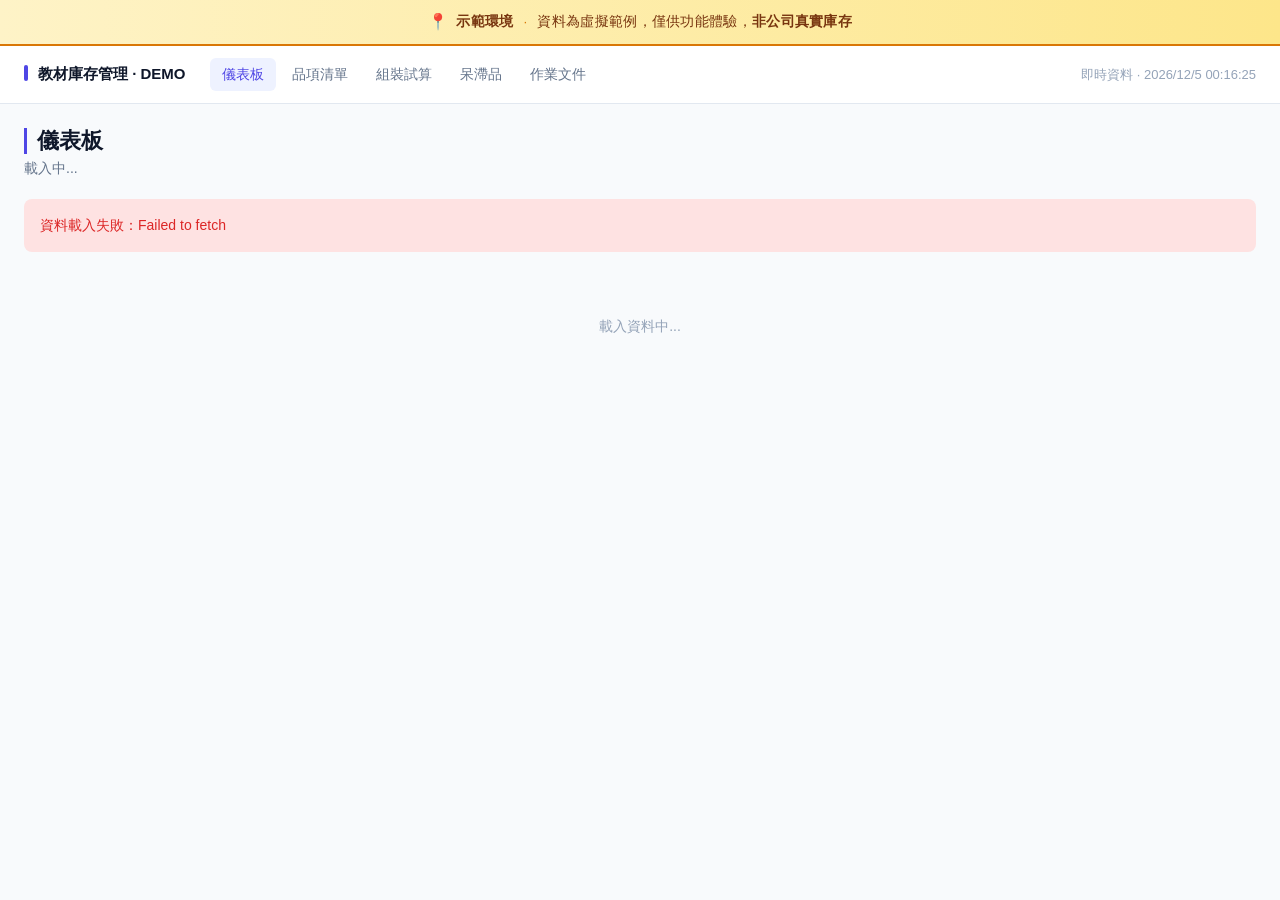
<file: index.html>
<!DOCTYPE html>
<html lang="zh-TW">
<head>
<meta charset="UTF-8">
<meta name="viewport" content="width=device-width, initial-scale=1">
<title>教材庫存管理 · 儀表板</title>
<link rel="stylesheet" href="assets/style.css">
</head>
<body>
<div id="nav-container"></div>
<div class="container">
  <div class="page-title">儀表板</div>
  <div class="page-subtitle" id="page-subtitle">載入中...</div>
  <div id="main"><div class="loading">載入資料中...</div></div>
</div>
<script src="assets/config.js"></script>
<script src="assets/app.js"></script>
<script src="assets/dashboard.js"></script>
</body>
</html>
</file>
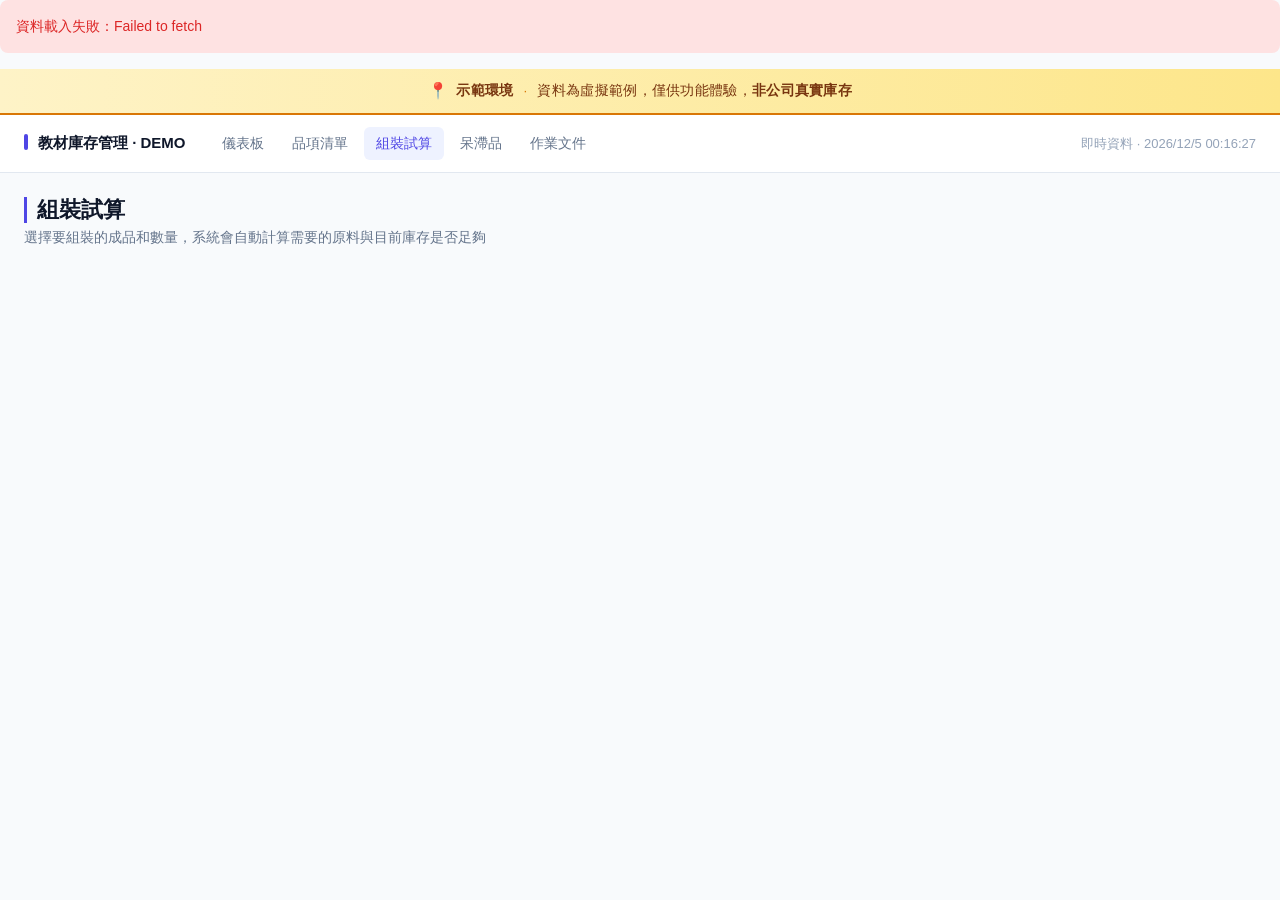
<file: calculator.html>
<!DOCTYPE html>
<html lang="zh-TW">
<head>
<meta charset="UTF-8">
<meta name="viewport" content="width=device-width, initial-scale=1">
<title>教材庫存管理 · 組裝試算</title>
<link rel="stylesheet" href="assets/style.css">
</head>
<body>
<div id="nav-container"></div>
<div class="container">
  <div class="page-title">組裝試算</div>
  <div class="page-subtitle">選擇要組裝的成品和數量，系統會自動計算需要的原料與目前庫存是否足夠</div>
  <div id="form"></div>
  <div id="result"></div>
</div>
<script src="assets/config.js"></script>
<script src="assets/app.js"></script>
<script src="assets/calculator.js"></script>
</body>
</html>
</file>
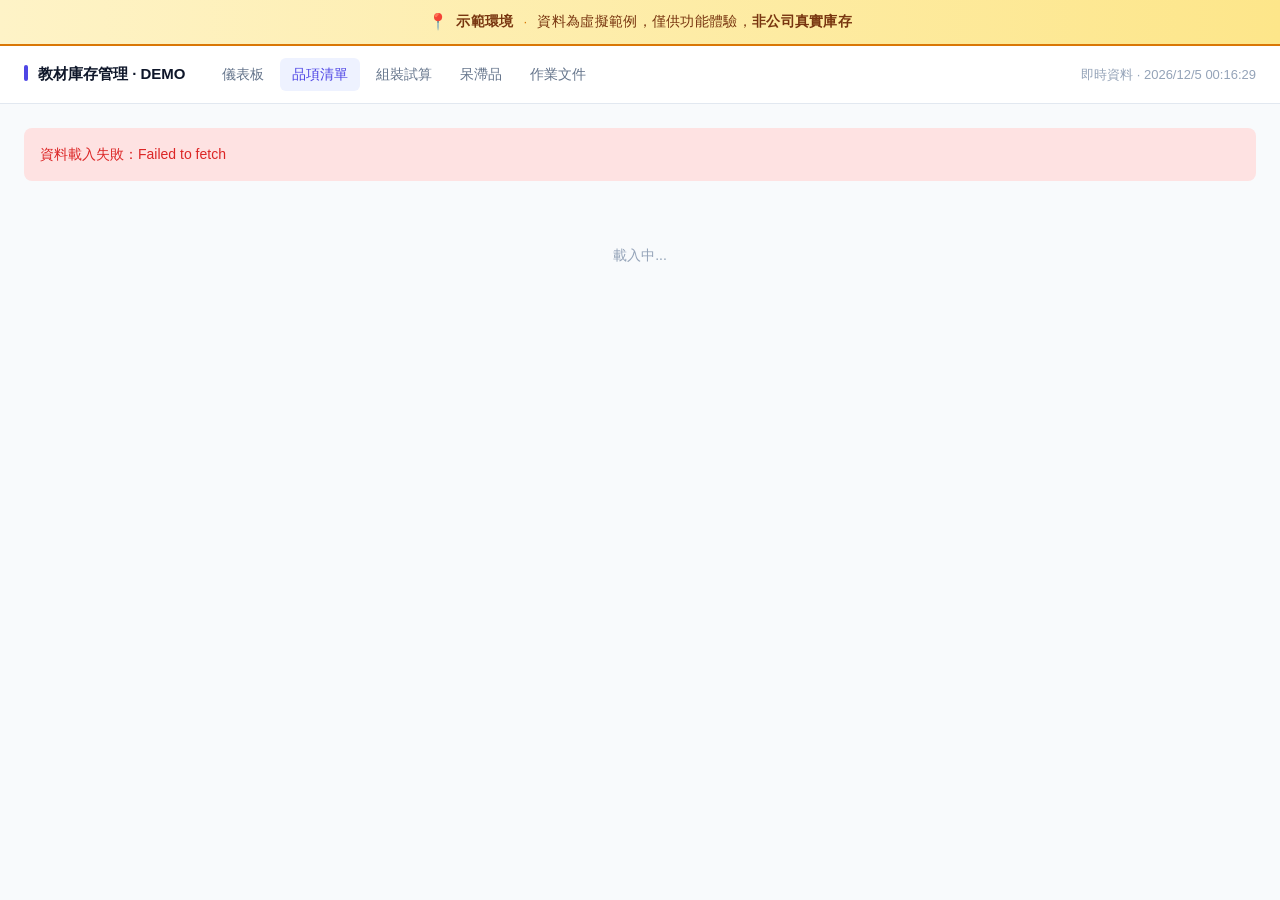
<file: detail.html>
<!DOCTYPE html>
<html lang="zh-TW">
<head>
<meta charset="UTF-8">
<meta name="viewport" content="width=device-width, initial-scale=1">
<title>教材庫存管理 · 品項詳情</title>
<link rel="stylesheet" href="assets/style.css">
</head>
<body>
<div id="nav-container"></div>
<div class="container">
  <div id="main"><div class="loading">載入中...</div></div>
</div>
<script src="assets/config.js"></script>
<script src="assets/app.js"></script>
<script src="assets/detail.js"></script>
</body>
</html>
</file>
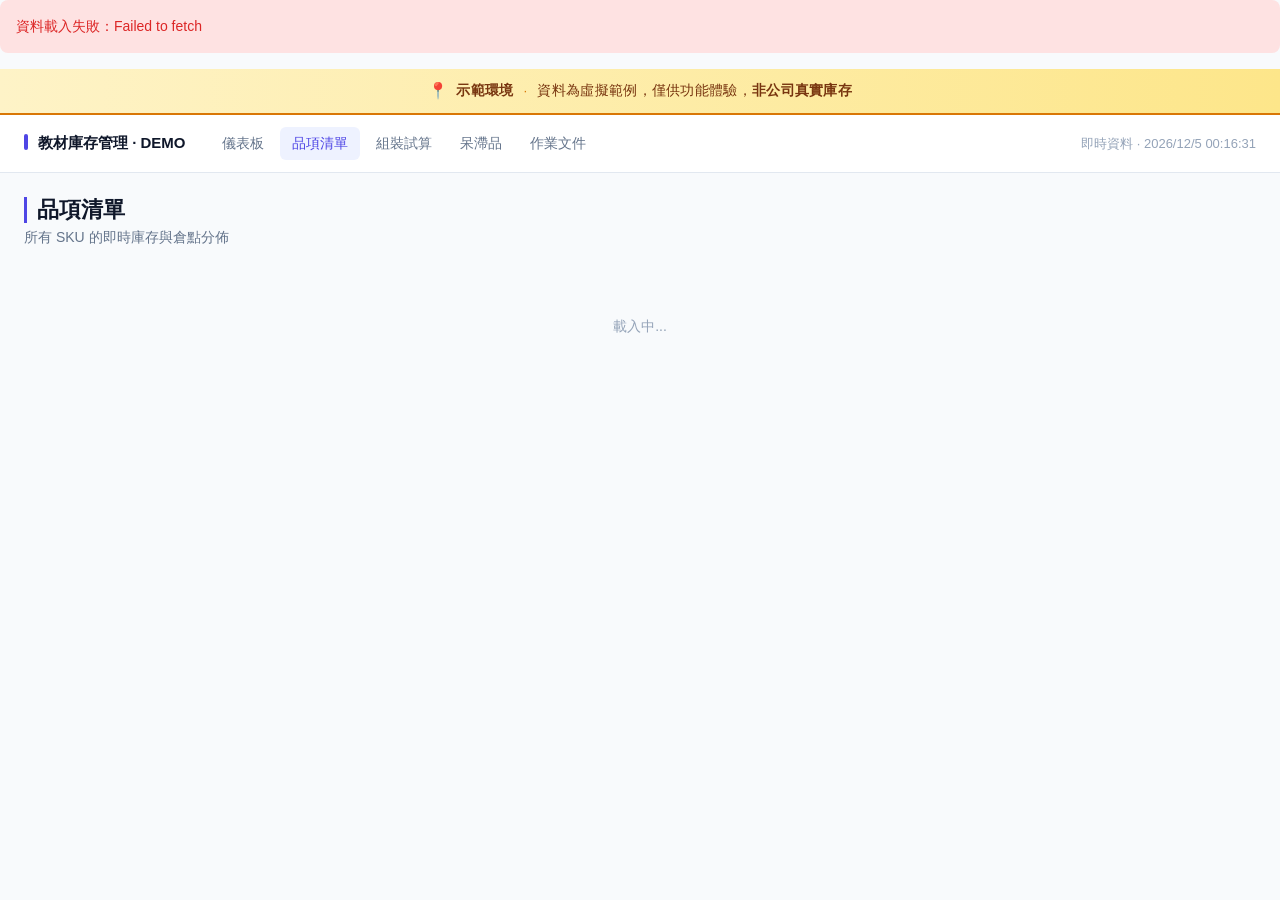
<file: items.html>
<!DOCTYPE html>
<html lang="zh-TW">
<head>
<meta charset="UTF-8">
<meta name="viewport" content="width=device-width, initial-scale=1">
<title>教材庫存管理 · 品項清單</title>
<link rel="stylesheet" href="assets/style.css">
</head>
<body>
<div id="nav-container"></div>
<div class="container">
  <div class="page-title">品項清單</div>
  <div class="page-subtitle">所有 SKU 的即時庫存與倉點分佈</div>
  <div id="filters"></div>
  <div id="results"><div class="loading">載入中...</div></div>
</div>
<script src="assets/config.js"></script>
<script src="assets/app.js"></script>
<script src="assets/items.js"></script>
</body>
</html>
</file>
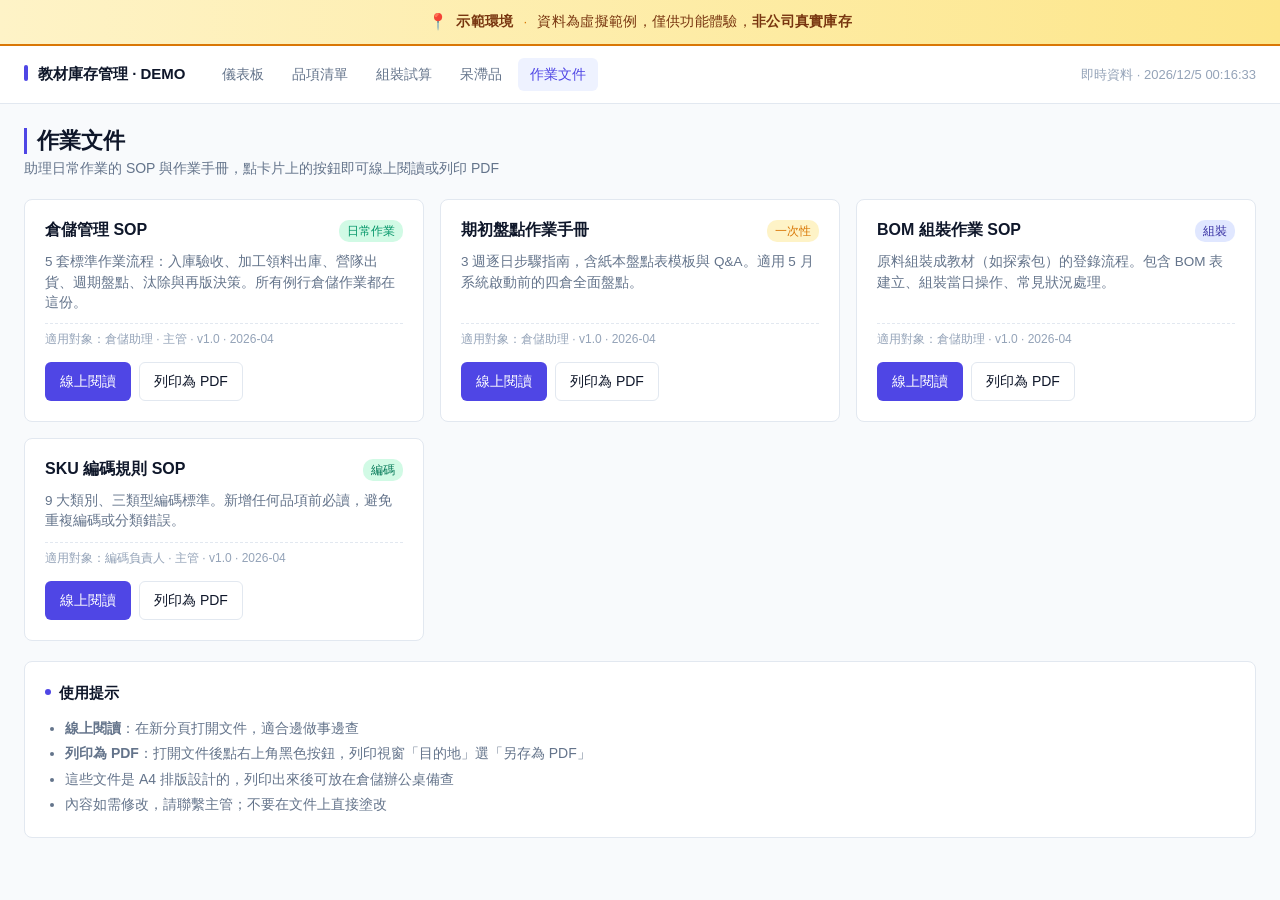
<file: manuals.html>
<!DOCTYPE html>
<html lang="zh-TW">
<head>
<meta charset="UTF-8">
<meta name="viewport" content="width=device-width, initial-scale=1">
<title>教材庫存管理 · 作業文件</title>
<link rel="stylesheet" href="assets/style.css">
</head>
<body>
<div id="nav-container"></div>
<div class="container">
  <div class="page-title">作業文件</div>
  <div class="page-subtitle">助理日常作業的 SOP 與作業手冊，點卡片上的按鈕即可線上閱讀或列印 PDF</div>
  <div id="main"></div>
</div>
<script src="assets/config.js"></script>
<script src="assets/app.js"></script>
<script src="assets/manuals.js"></script>
</body>
</html>
</file>
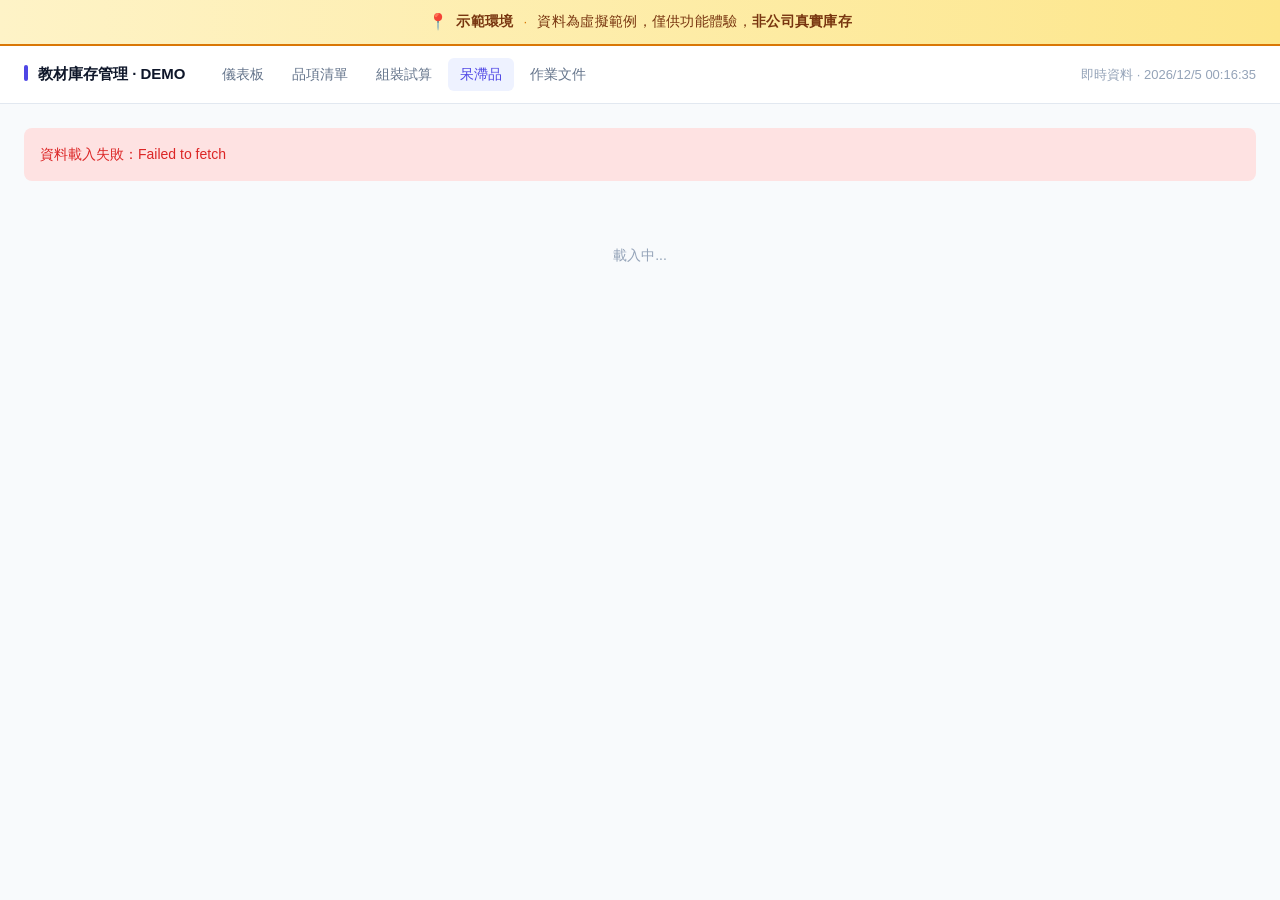
<file: stale.html>
<!DOCTYPE html>
<html lang="zh-TW">
<head>
<meta charset="UTF-8">
<meta name="viewport" content="width=device-width, initial-scale=1">
<title>教材庫存管理 · 呆滯品</title>
<link rel="stylesheet" href="assets/style.css">
</head>
<body>
<div id="nav-container"></div>
<div class="container">
  <div id="main"><div class="loading">載入中...</div></div>
</div>
<script src="assets/config.js"></script>
<script src="assets/app.js"></script>
<script src="assets/stale.js"></script>
</body>
</html>
</file>
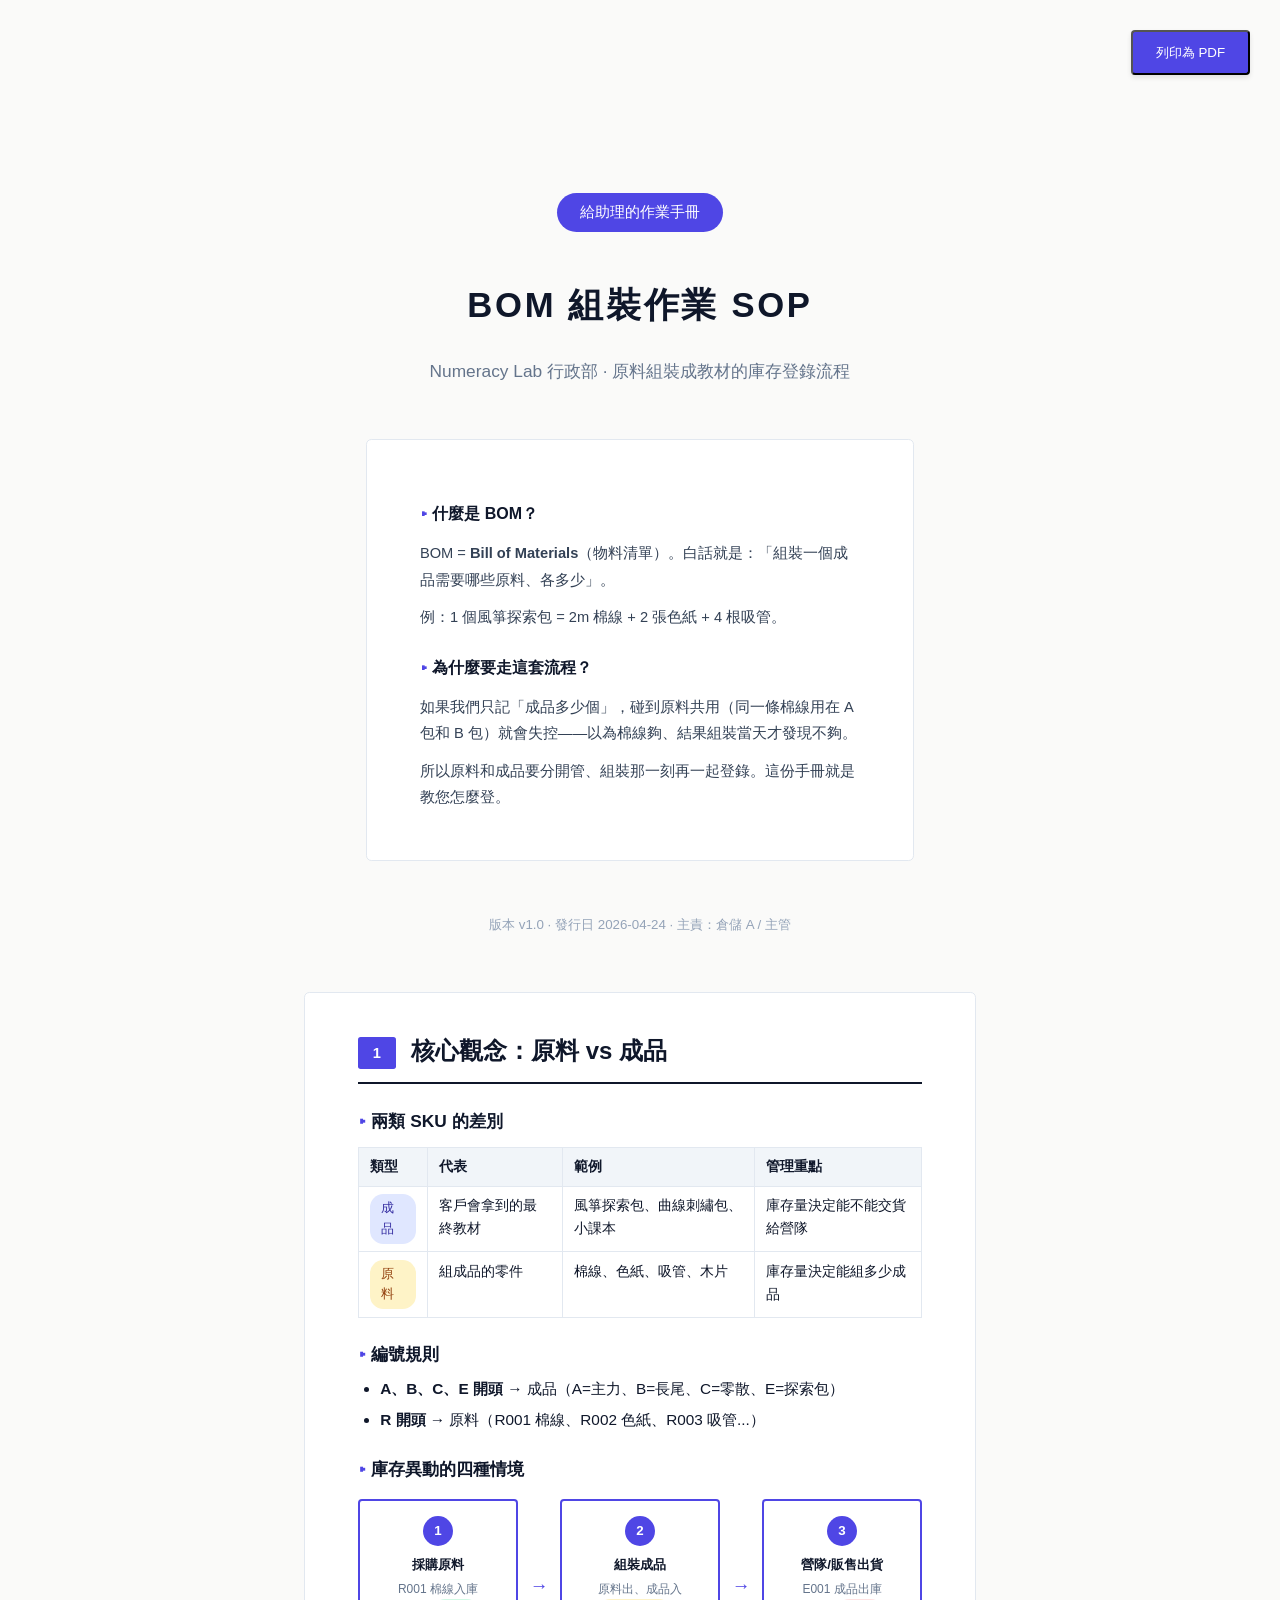
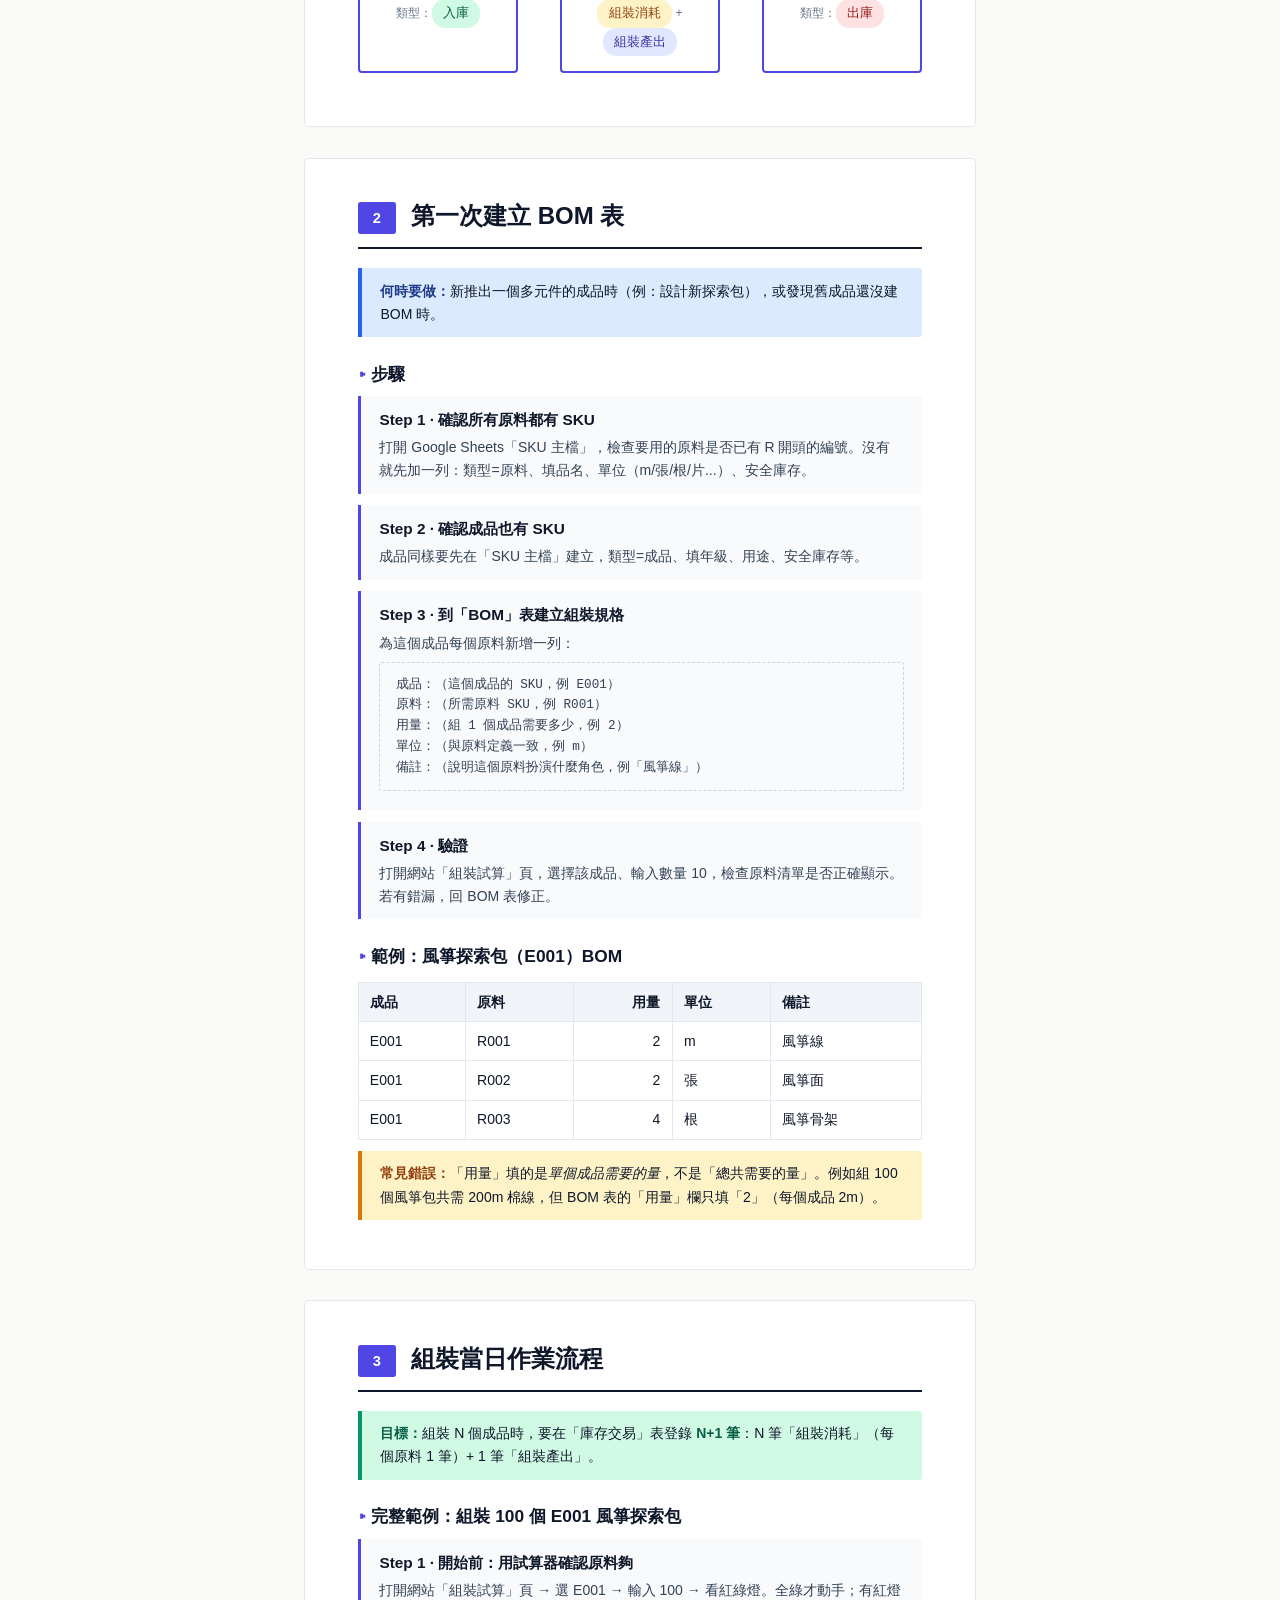
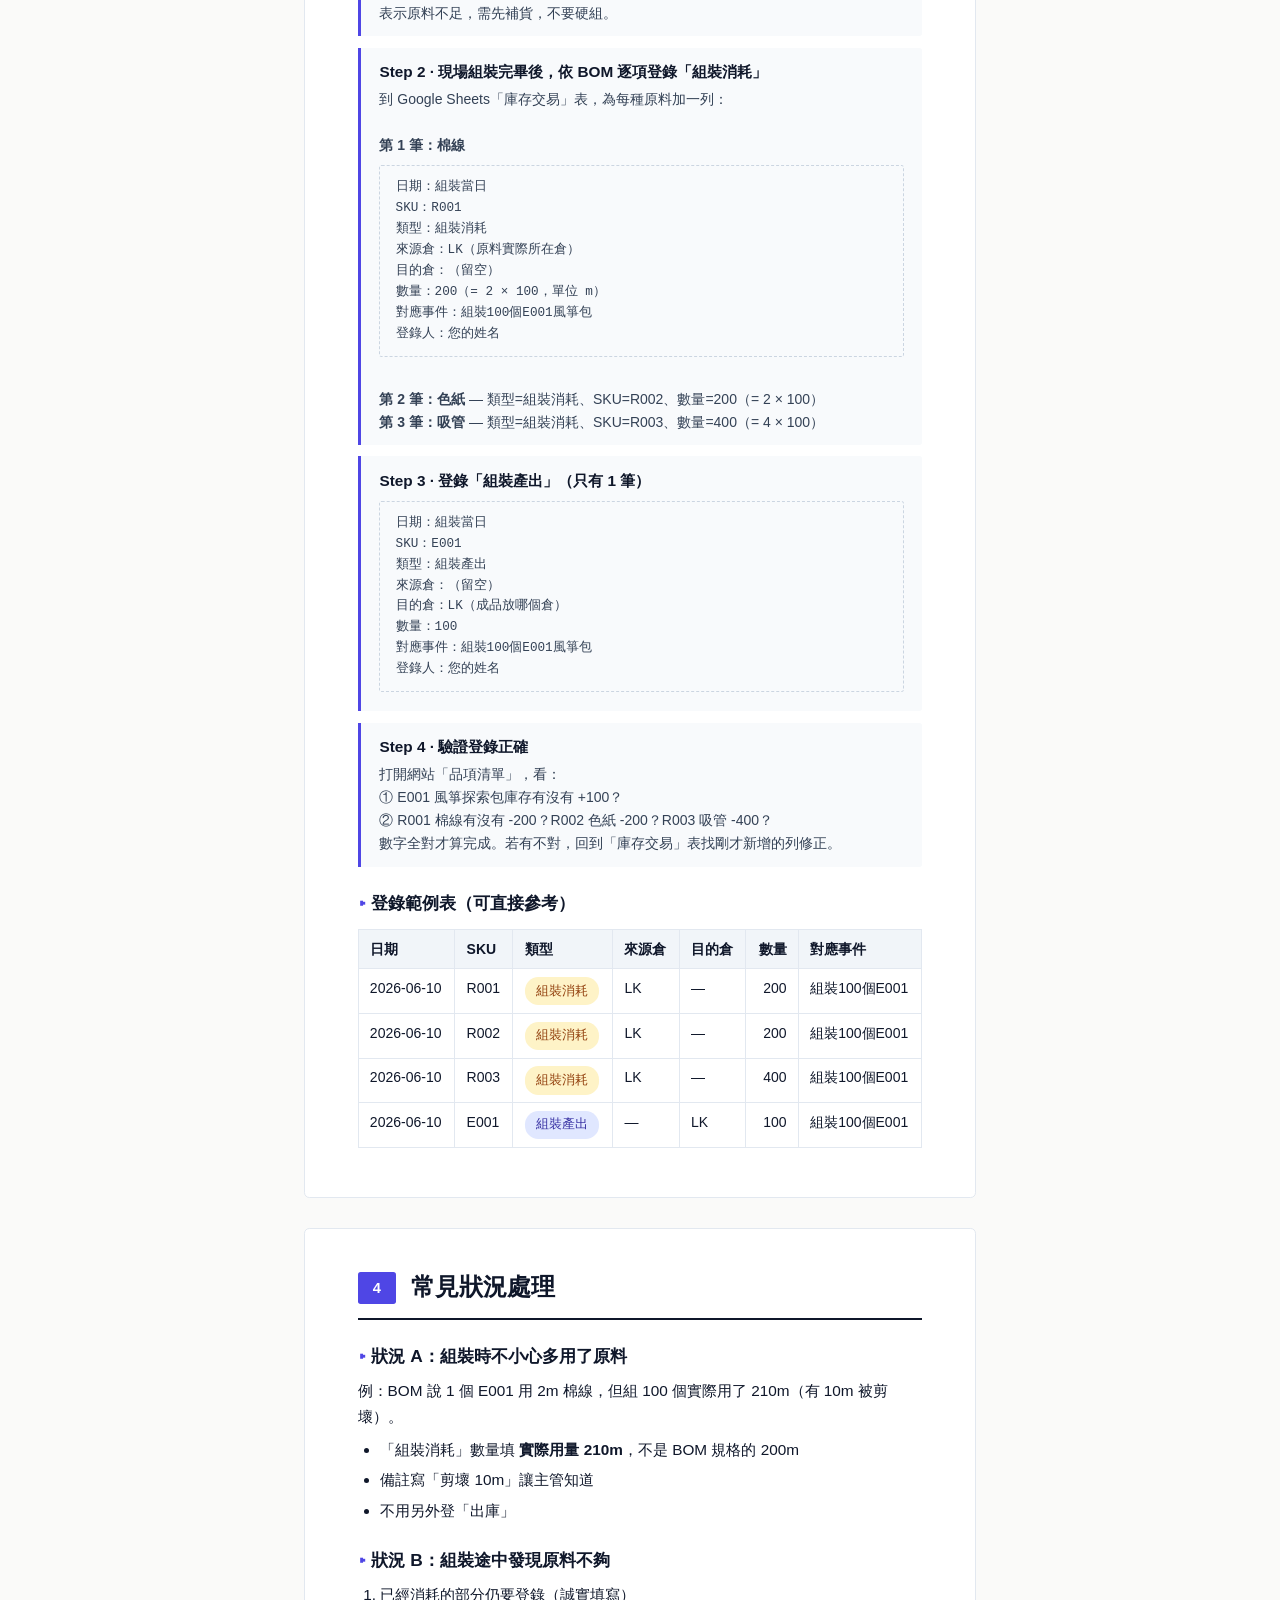
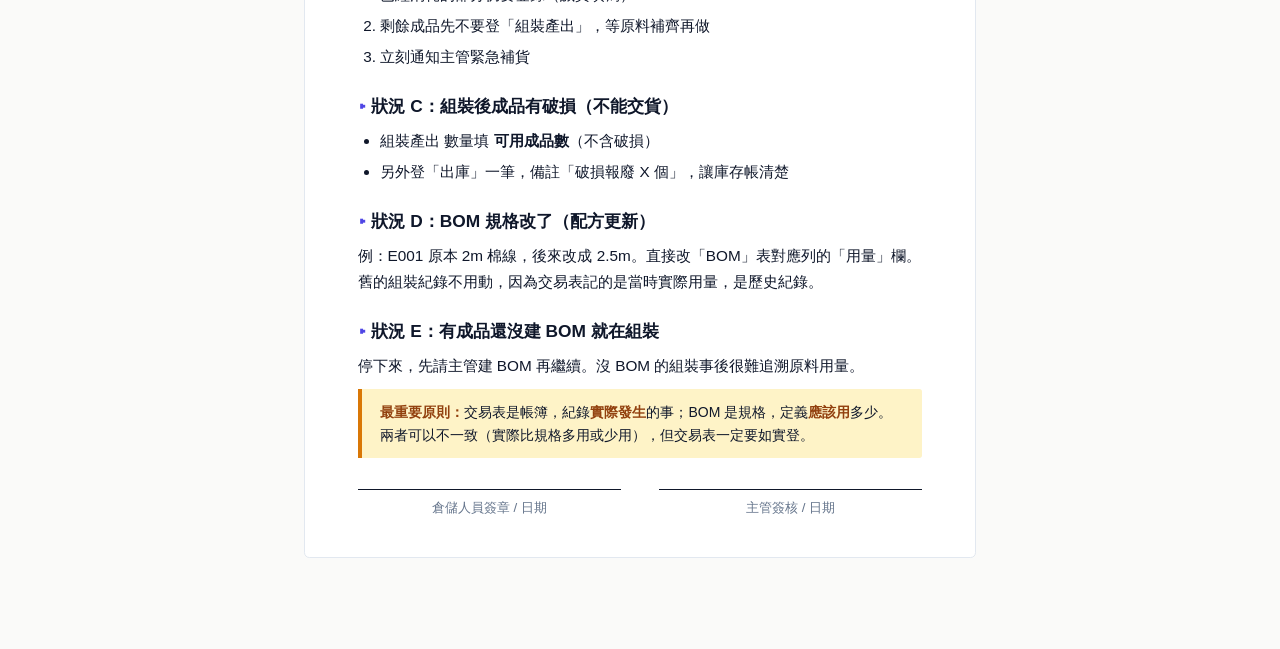
<file: docs/BOM作業SOP.html>
<!DOCTYPE html>
<html lang="zh-TW">
<head>
<meta charset="UTF-8">
<title>BOM 組裝作業 SOP · Numeracy Lab</title>
<style>
  @page { size: A4; margin: 18mm 16mm 18mm 16mm; }
  * { box-sizing: border-box; margin: 0; padding: 0; }
  html, body {
    font-family: "PingFang TC", "Noto Sans TC", "Microsoft JhengHei", sans-serif;
    color: #0f172a;
    font-size: 11.5pt;
    line-height: 1.65;
    background: #fafaf9;
  }
  body { max-width: 210mm; margin: 0 auto; padding: 16mm; }
  @media print { body { padding: 0; background: white; } .no-print { display: none; } .section { box-shadow: none; } }

  .cover {
    text-align: center;
    padding: 35mm 0 15mm;
    page-break-after: always;
  }
  .cover h1 { font-size: 26pt; font-weight: 700; margin-bottom: 6mm; letter-spacing: 2pt; }
  .cover .sub { font-size: 13pt; color: #64748b; margin-bottom: 14mm; }
  .cover .badge {
    display: inline-block;
    background: #4f46e5;
    color: white;
    padding: 2mm 6mm;
    border-radius: 20pt;
    font-size: 11pt;
    margin-bottom: 12mm;
  }
  .cover .intro {
    text-align: left;
    max-width: 145mm;
    margin: 0 auto;
    background: white;
    border: 1px solid #e2e8f0;
    border-radius: 4pt;
    padding: 10mm 14mm;
    font-size: 11pt;
    line-height: 1.8;
  }
  .cover .intro h3 { font-size: 12pt; margin-bottom: 3mm; color: #0f172a; }
  .cover .intro p { color: #334155; margin-bottom: 3mm; }
  .cover .meta { margin-top: 14mm; font-size: 10pt; color: #94a3b8; }

  .section {
    page-break-before: always;
    background: white;
    border: 1px solid #e2e8f0;
    border-radius: 4pt;
    padding: 10mm 14mm;
    margin-bottom: 8mm;
  }
  .section:first-of-type { page-break-before: auto; }

  h2 {
    font-size: 18pt;
    font-weight: 700;
    padding-bottom: 3mm;
    margin-bottom: 5mm;
    border-bottom: 2px solid #0f172a;
  }
  h2 .num {
    display: inline-block;
    background: #4f46e5;
    color: white;
    padding: 1mm 4mm;
    border-radius: 2pt;
    font-size: 11pt;
    margin-right: 4mm;
    vertical-align: middle;
  }

  h3 {
    font-size: 13pt;
    font-weight: 600;
    margin: 6mm 0 2mm;
  }
  h3::before {
    content: "▸ ";
    color: #4f46e5;
  }

  p { margin-bottom: 2mm; }
  ol, ul { padding-left: 6mm; margin-bottom: 3mm; }
  li { margin-bottom: 1.5mm; }

  .step-box {
    background: #f8fafc;
    border-left: 3px solid #4f46e5;
    padding: 3mm 5mm;
    margin-bottom: 3mm;
    border-radius: 0 2pt 2pt 0;
  }
  .step-box .step-title { font-weight: 600; margin-bottom: 1mm; }
  .step-box .step-detail { font-size: 10.5pt; color: #334155; }

  table { width: 100%; border-collapse: collapse; margin: 3mm 0; font-size: 10.5pt; }
  th, td { border: 1px solid #e2e8f0; padding: 2mm 3mm; text-align: left; vertical-align: top; }
  th { background: #f1f5f9; font-weight: 600; }
  .num { text-align: right; }

  .callout {
    background: #fef3c7;
    border-left: 4px solid #d97706;
    padding: 3mm 5mm;
    margin: 3mm 0;
    font-size: 10.5pt;
    border-radius: 0 2pt 2pt 0;
  }
  .callout strong { color: #92400e; }
  .callout-info { background: #dbeafe; border-left-color: #2563eb; }
  .callout-info strong { color: #1e3a8a; }
  .callout-success { background: #d1fae5; border-left-color: #059669; }
  .callout-success strong { color: #065f46; }

  .form-sample {
    background: #f8fafc;
    border: 1px dashed #cbd5e1;
    padding: 3mm 4mm;
    border-radius: 2pt;
    font-family: ui-monospace, "SFMono-Regular", monospace;
    font-size: 9.5pt;
    color: #334155;
    margin: 2mm 0;
  }

  .flow {
    display: flex;
    gap: 3mm;
    margin: 4mm 0;
    align-items: stretch;
  }
  .flow-step {
    flex: 1;
    background: white;
    border: 2px solid #4f46e5;
    border-radius: 3pt;
    padding: 4mm;
    text-align: center;
    font-size: 10pt;
  }
  .flow-step .flow-num {
    display: inline-block;
    background: #4f46e5;
    color: white;
    width: 8mm;
    height: 8mm;
    line-height: 8mm;
    border-radius: 50%;
    font-weight: 600;
    margin-bottom: 2mm;
  }
  .flow-step .flow-title { font-weight: 600; color: #0f172a; margin-bottom: 1mm; }
  .flow-step .flow-desc { font-size: 9pt; color: #64748b; }
  .flow-arrow {
    display: flex;
    align-items: center;
    color: #4f46e5;
    font-size: 14pt;
  }

  .checklist li {
    list-style: none;
    padding-left: 6mm;
    position: relative;
    margin-bottom: 2mm;
  }
  .checklist li::before {
    content: "☐";
    position: absolute;
    left: 0;
    font-size: 13pt;
    color: #64748b;
  }

  .sig-block {
    margin-top: 8mm;
    display: flex;
    gap: 10mm;
    font-size: 10pt;
  }
  .sig-block .sig {
    flex: 1;
    border-top: 1px solid #0f172a;
    padding-top: 2mm;
    text-align: center;
    color: #64748b;
  }

  .no-print {
    position: fixed;
    top: 8mm;
    right: 8mm;
    background: #4f46e5;
    color: white;
    padding: 3mm 6mm;
    border-radius: 3pt;
    cursor: pointer;
    font-size: 10pt;
    box-shadow: 0 2pt 4pt rgba(0,0,0,0.1);
  }

  .pill {
    display: inline-block;
    padding: 1mm 3mm;
    border-radius: 10pt;
    font-size: 9.5pt;
    font-weight: 500;
  }
  .pill-in { background: #d1fae5; color: #065f46; }
  .pill-out { background: #fee2e2; color: #991b1b; }
  .pill-consume { background: #fef3c7; color: #92400e; }
  .pill-produce { background: #e0e7ff; color: #3730a3; }
</style>
</head>
<body>

<button class="no-print" onclick="window.print()">列印為 PDF</button>

<div class="cover">
  <div class="badge">給助理的作業手冊</div>
  <h1>BOM 組裝作業 SOP</h1>
  <div class="sub">Numeracy Lab 行政部 · 原料組裝成教材的庫存登錄流程</div>

  <div class="intro">
    <h3>什麼是 BOM？</h3>
    <p>BOM = <strong>Bill of Materials</strong>（物料清單）。白話就是：「組裝一個成品需要哪些原料、各多少」。</p>
    <p>例：1 個風箏探索包 = 2m 棉線 + 2 張色紙 + 4 根吸管。</p>

    <h3>為什麼要走這套流程？</h3>
    <p>如果我們只記「成品多少個」，碰到原料共用（同一條棉線用在 A 包和 B 包）就會失控——以為棉線夠、結果組裝當天才發現不夠。</p>
    <p>所以原料和成品要分開管、組裝那一刻再一起登錄。這份手冊就是教您怎麼登。</p>
  </div>

  <div class="meta">版本 v1.0 · 發行日 2026-04-24 · 主責：倉儲 A / 主管</div>
</div>

<!-- 概念 -->
<section class="section">
  <h2><span class="num">1</span>核心觀念：原料 vs 成品</h2>

  <h3>兩類 SKU 的差別</h3>
  <table>
    <tr><th>類型</th><th>代表</th><th>範例</th><th>管理重點</th></tr>
    <tr><td><span class="pill pill-produce">成品</span></td><td>客戶會拿到的最終教材</td><td>風箏探索包、曲線刺繡包、小課本</td><td>庫存量決定能不能交貨給營隊</td></tr>
    <tr><td><span class="pill pill-consume">原料</span></td><td>組成品的零件</td><td>棉線、色紙、吸管、木片</td><td>庫存量決定能組多少成品</td></tr>
  </table>

  <h3>編號規則</h3>
  <ul>
    <li><strong>A、B、C、E 開頭</strong> → 成品（A=主力、B=長尾、C=零散、E=探索包）</li>
    <li><strong>R 開頭</strong> → 原料（R001 棉線、R002 色紙、R003 吸管...）</li>
  </ul>

  <h3>庫存異動的四種情境</h3>
  <div class="flow">
    <div class="flow-step">
      <div class="flow-num">1</div>
      <div class="flow-title">採購原料</div>
      <div class="flow-desc">R001 棉線入庫<br>類型：<span class="pill pill-in">入庫</span></div>
    </div>
    <div class="flow-arrow">→</div>
    <div class="flow-step">
      <div class="flow-num">2</div>
      <div class="flow-title">組裝成品</div>
      <div class="flow-desc">原料出、成品入<br><span class="pill pill-consume">組裝消耗</span> + <span class="pill pill-produce">組裝產出</span></div>
    </div>
    <div class="flow-arrow">→</div>
    <div class="flow-step">
      <div class="flow-num">3</div>
      <div class="flow-title">營隊/販售出貨</div>
      <div class="flow-desc">E001 成品出庫<br>類型：<span class="pill pill-out">出庫</span></div>
    </div>
  </div>
</section>

<!-- BOM 表建立 -->
<section class="section">
  <h2><span class="num">2</span>第一次建立 BOM 表</h2>

  <div class="callout callout-info">
    <strong>何時要做：</strong>新推出一個多元件的成品時（例：設計新探索包），或發現舊成品還沒建 BOM 時。
  </div>

  <h3>步驟</h3>

  <div class="step-box">
    <div class="step-title">Step 1 · 確認所有原料都有 SKU</div>
    <div class="step-detail">打開 Google Sheets「SKU 主檔」，檢查要用的原料是否已有 R 開頭的編號。沒有就先加一列：類型=原料、填品名、單位（m/張/根/片...）、安全庫存。</div>
  </div>

  <div class="step-box">
    <div class="step-title">Step 2 · 確認成品也有 SKU</div>
    <div class="step-detail">成品同樣要先在「SKU 主檔」建立，類型=成品、填年級、用途、安全庫存等。</div>
  </div>

  <div class="step-box">
    <div class="step-title">Step 3 · 到「BOM」表建立組裝規格</div>
    <div class="step-detail">
      為這個成品每個原料新增一列：<br>
      <div class="form-sample">
        成品：（這個成品的 SKU，例 E001）<br>
        原料：（所需原料 SKU，例 R001）<br>
        用量：（組 1 個成品需要多少，例 2）<br>
        單位：（與原料定義一致，例 m）<br>
        備註：（說明這個原料扮演什麼角色，例「風箏線」）
      </div>
    </div>
  </div>

  <div class="step-box">
    <div class="step-title">Step 4 · 驗證</div>
    <div class="step-detail">打開網站「組裝試算」頁，選擇該成品、輸入數量 10，檢查原料清單是否正確顯示。若有錯漏，回 BOM 表修正。</div>
  </div>

  <h3>範例：風箏探索包（E001）BOM</h3>
  <table>
    <tr><th>成品</th><th>原料</th><th class="num">用量</th><th>單位</th><th>備註</th></tr>
    <tr><td>E001</td><td>R001</td><td class="num">2</td><td>m</td><td>風箏線</td></tr>
    <tr><td>E001</td><td>R002</td><td class="num">2</td><td>張</td><td>風箏面</td></tr>
    <tr><td>E001</td><td>R003</td><td class="num">4</td><td>根</td><td>風箏骨架</td></tr>
  </table>

  <div class="callout">
    <strong>常見錯誤：</strong>「用量」填的是<em>單個成品需要的量</em>，不是「總共需要的量」。例如組 100 個風箏包共需 200m 棉線，但 BOM 表的「用量」欄只填「2」（每個成品 2m）。
  </div>
</section>

<!-- 組裝當日流程 -->
<section class="section">
  <h2><span class="num">3</span>組裝當日作業流程</h2>

  <div class="callout callout-success">
    <strong>目標：</strong>組裝 N 個成品時，要在「庫存交易」表登錄 <strong>N+1 筆</strong>：N 筆「組裝消耗」（每個原料 1 筆）+ 1 筆「組裝產出」。
  </div>

  <h3>完整範例：組裝 100 個 E001 風箏探索包</h3>

  <div class="step-box">
    <div class="step-title">Step 1 · 開始前：用試算器確認原料夠</div>
    <div class="step-detail">打開網站「組裝試算」頁 → 選 E001 → 輸入 100 → 看紅綠燈。全綠才動手；有紅燈表示原料不足，需先補貨，不要硬組。</div>
  </div>

  <div class="step-box">
    <div class="step-title">Step 2 · 現場組裝完畢後，依 BOM 逐項登錄「組裝消耗」</div>
    <div class="step-detail">
      到 Google Sheets「庫存交易」表，為每種原料加一列：<br>
      <br>
      <strong>第 1 筆：棉線</strong>
      <div class="form-sample">
        日期：組裝當日<br>
        SKU：R001<br>
        類型：組裝消耗<br>
        來源倉：LK（原料實際所在倉）<br>
        目的倉：（留空）<br>
        數量：200（= 2 × 100，單位 m）<br>
        對應事件：組裝100個E001風箏包<br>
        登錄人：您的姓名
      </div>
      <br>
      <strong>第 2 筆：色紙</strong> — 類型=組裝消耗、SKU=R002、數量=200（= 2 × 100）<br>
      <strong>第 3 筆：吸管</strong> — 類型=組裝消耗、SKU=R003、數量=400（= 4 × 100）
    </div>
  </div>

  <div class="step-box">
    <div class="step-title">Step 3 · 登錄「組裝產出」（只有 1 筆）</div>
    <div class="step-detail">
      <div class="form-sample">
        日期：組裝當日<br>
        SKU：E001<br>
        類型：組裝產出<br>
        來源倉：（留空）<br>
        目的倉：LK（成品放哪個倉）<br>
        數量：100<br>
        對應事件：組裝100個E001風箏包<br>
        登錄人：您的姓名
      </div>
    </div>
  </div>

  <div class="step-box">
    <div class="step-title">Step 4 · 驗證登錄正確</div>
    <div class="step-detail">打開網站「品項清單」，看：<br>① E001 風箏探索包庫存有沒有 +100？<br>② R001 棉線有沒有 -200？R002 色紙 -200？R003 吸管 -400？<br>數字全對才算完成。若有不對，回到「庫存交易」表找剛才新增的列修正。</div>
  </div>

  <h3>登錄範例表（可直接參考）</h3>
  <table>
    <tr>
      <th>日期</th><th>SKU</th><th>類型</th><th>來源倉</th><th>目的倉</th><th class="num">數量</th><th>對應事件</th>
    </tr>
    <tr>
      <td>2026-06-10</td><td>R001</td><td><span class="pill pill-consume">組裝消耗</span></td><td>LK</td><td>—</td><td class="num">200</td><td>組裝100個E001</td>
    </tr>
    <tr>
      <td>2026-06-10</td><td>R002</td><td><span class="pill pill-consume">組裝消耗</span></td><td>LK</td><td>—</td><td class="num">200</td><td>組裝100個E001</td>
    </tr>
    <tr>
      <td>2026-06-10</td><td>R003</td><td><span class="pill pill-consume">組裝消耗</span></td><td>LK</td><td>—</td><td class="num">400</td><td>組裝100個E001</td>
    </tr>
    <tr>
      <td>2026-06-10</td><td>E001</td><td><span class="pill pill-produce">組裝產出</span></td><td>—</td><td>LK</td><td class="num">100</td><td>組裝100個E001</td>
    </tr>
  </table>
</section>

<!-- 常見狀況 -->
<section class="section">
  <h2><span class="num">4</span>常見狀況處理</h2>

  <h3>狀況 A：組裝時不小心多用了原料</h3>
  <p>例：BOM 說 1 個 E001 用 2m 棉線，但組 100 個實際用了 210m（有 10m 被剪壞）。</p>
  <ul>
    <li>「組裝消耗」數量填 <strong>實際用量 210m</strong>，不是 BOM 規格的 200m</li>
    <li>備註寫「剪壞 10m」讓主管知道</li>
    <li>不用另外登「出庫」</li>
  </ul>

  <h3>狀況 B：組裝途中發現原料不夠</h3>
  <ol>
    <li>已經消耗的部分仍要登錄（誠實填寫）</li>
    <li>剩餘成品先不要登「組裝產出」，等原料補齊再做</li>
    <li>立刻通知主管緊急補貨</li>
  </ol>

  <h3>狀況 C：組裝後成品有破損（不能交貨）</h3>
  <ul>
    <li>組裝產出 數量填 <strong>可用成品數</strong>（不含破損）</li>
    <li>另外登「出庫」一筆，備註「破損報廢 X 個」，讓庫存帳清楚</li>
  </ul>

  <h3>狀況 D：BOM 規格改了（配方更新）</h3>
  <p>例：E001 原本 2m 棉線，後來改成 2.5m。直接改「BOM」表對應列的「用量」欄。舊的組裝紀錄不用動，因為交易表記的是當時實際用量，是歷史紀錄。</p>

  <h3>狀況 E：有成品還沒建 BOM 就在組裝</h3>
  <p>停下來，先請主管建 BOM 再繼續。沒 BOM 的組裝事後很難追溯原料用量。</p>

  <div class="callout">
    <strong>最重要原則：</strong>交易表是帳簿，紀錄<strong>實際發生</strong>的事；BOM 是規格，定義<strong>應該用</strong>多少。兩者可以不一致（實際比規格多用或少用），但交易表一定要如實登。
  </div>

  <div class="sig-block">
    <div class="sig">倉儲人員簽章 / 日期</div>
    <div class="sig">主管簽核 / 日期</div>
  </div>
</section>

</body>
</html>
</file>
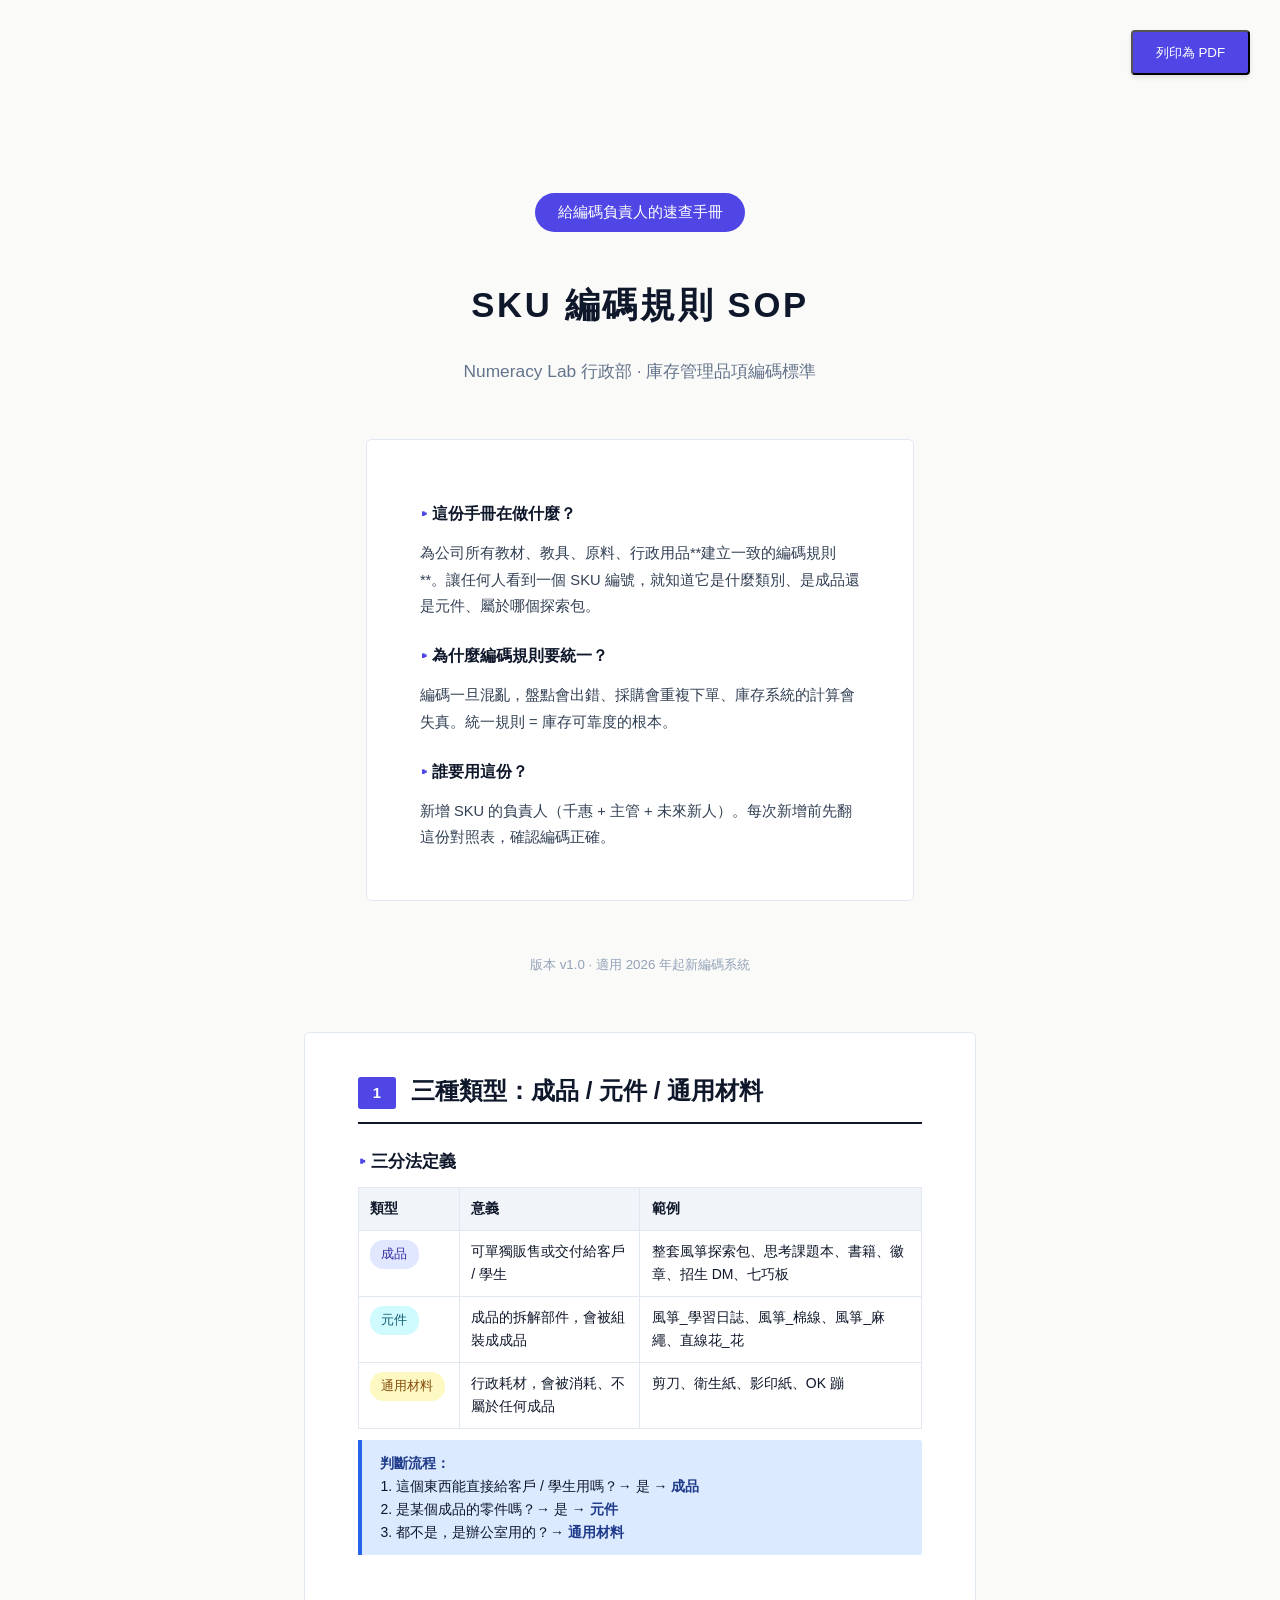
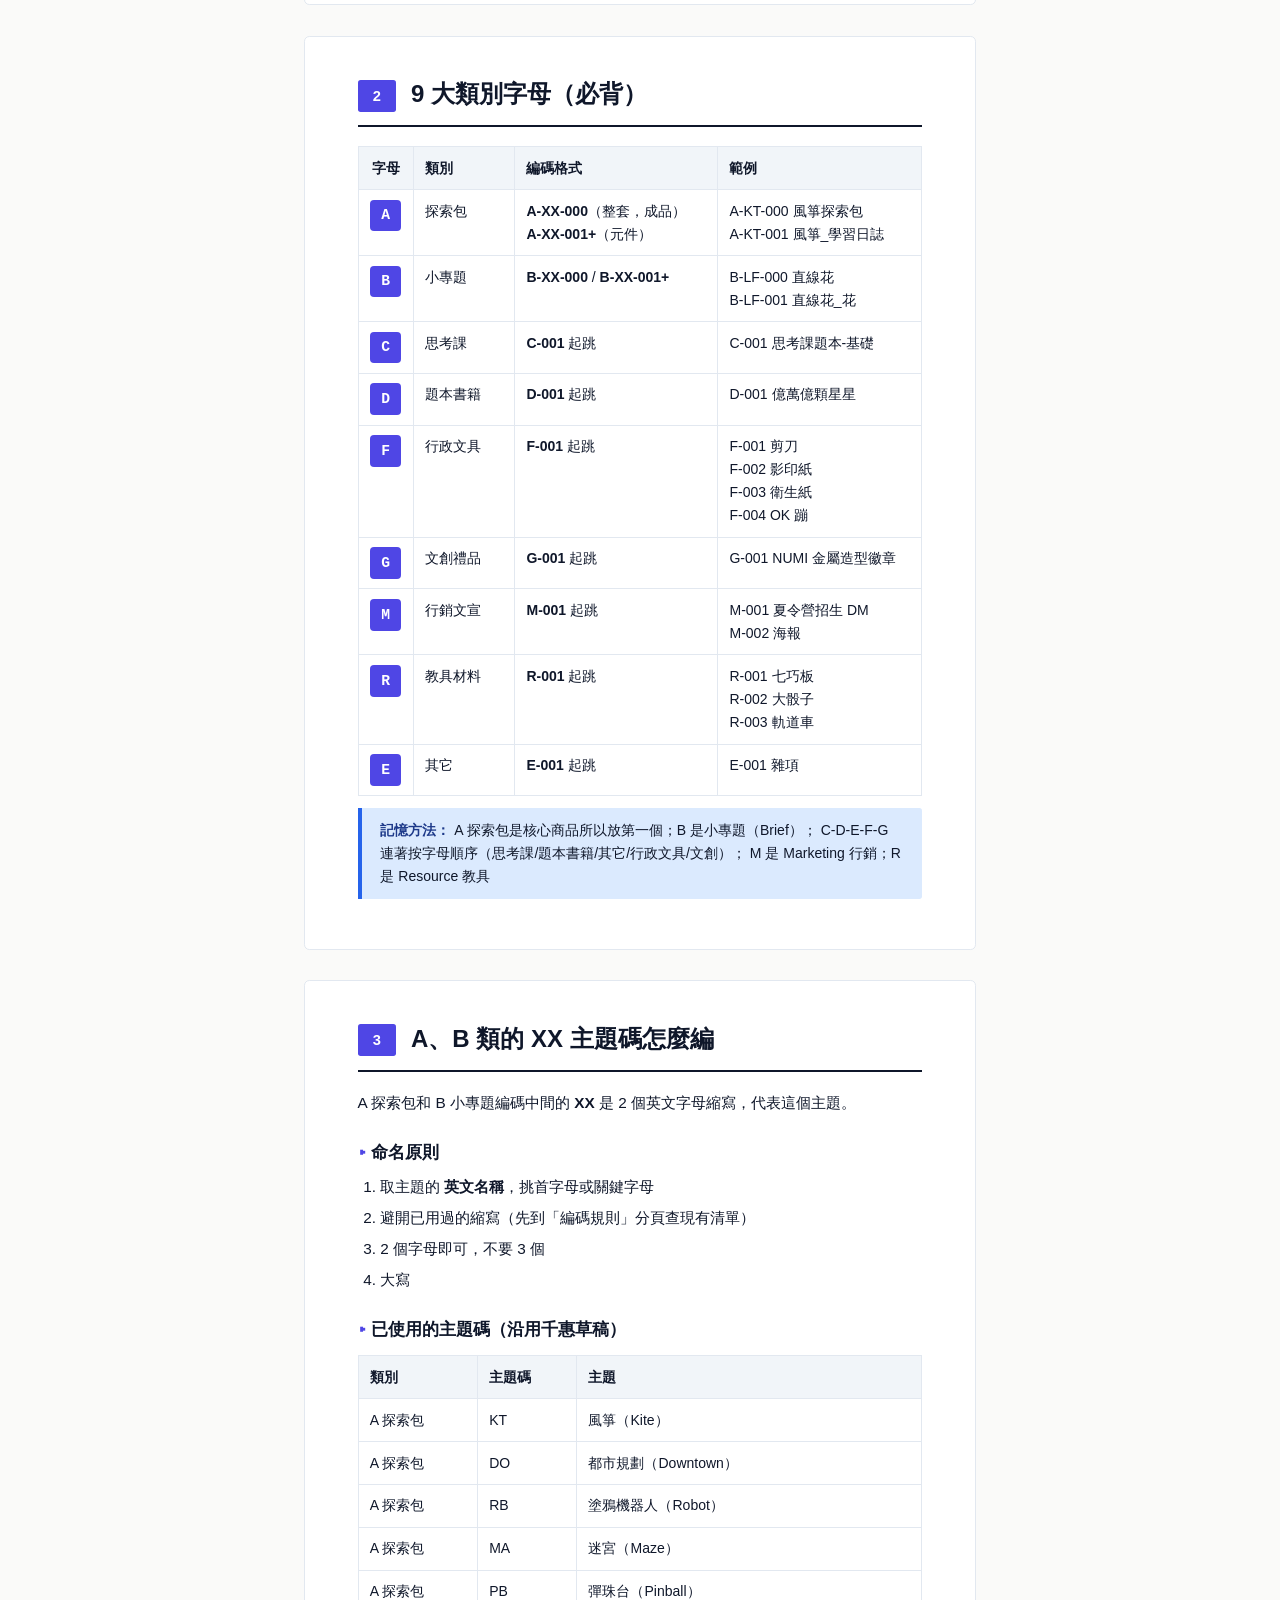
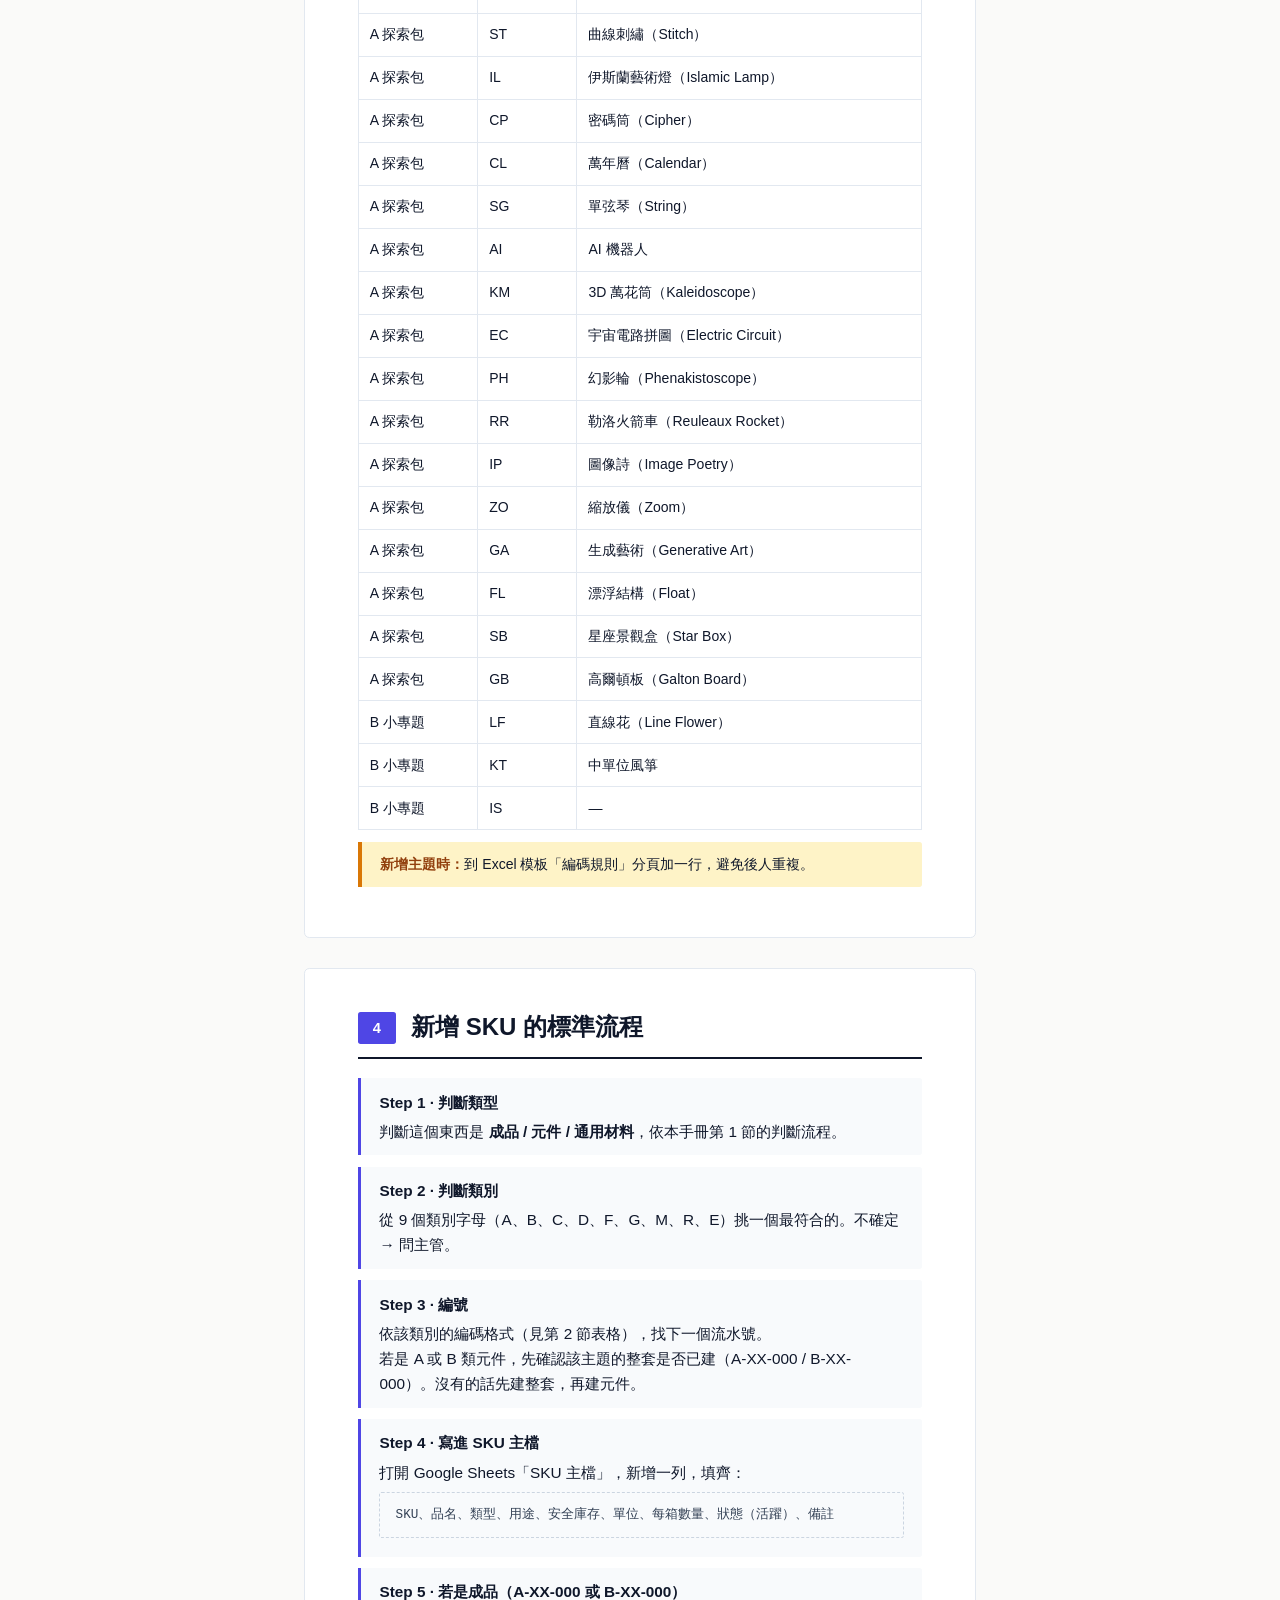
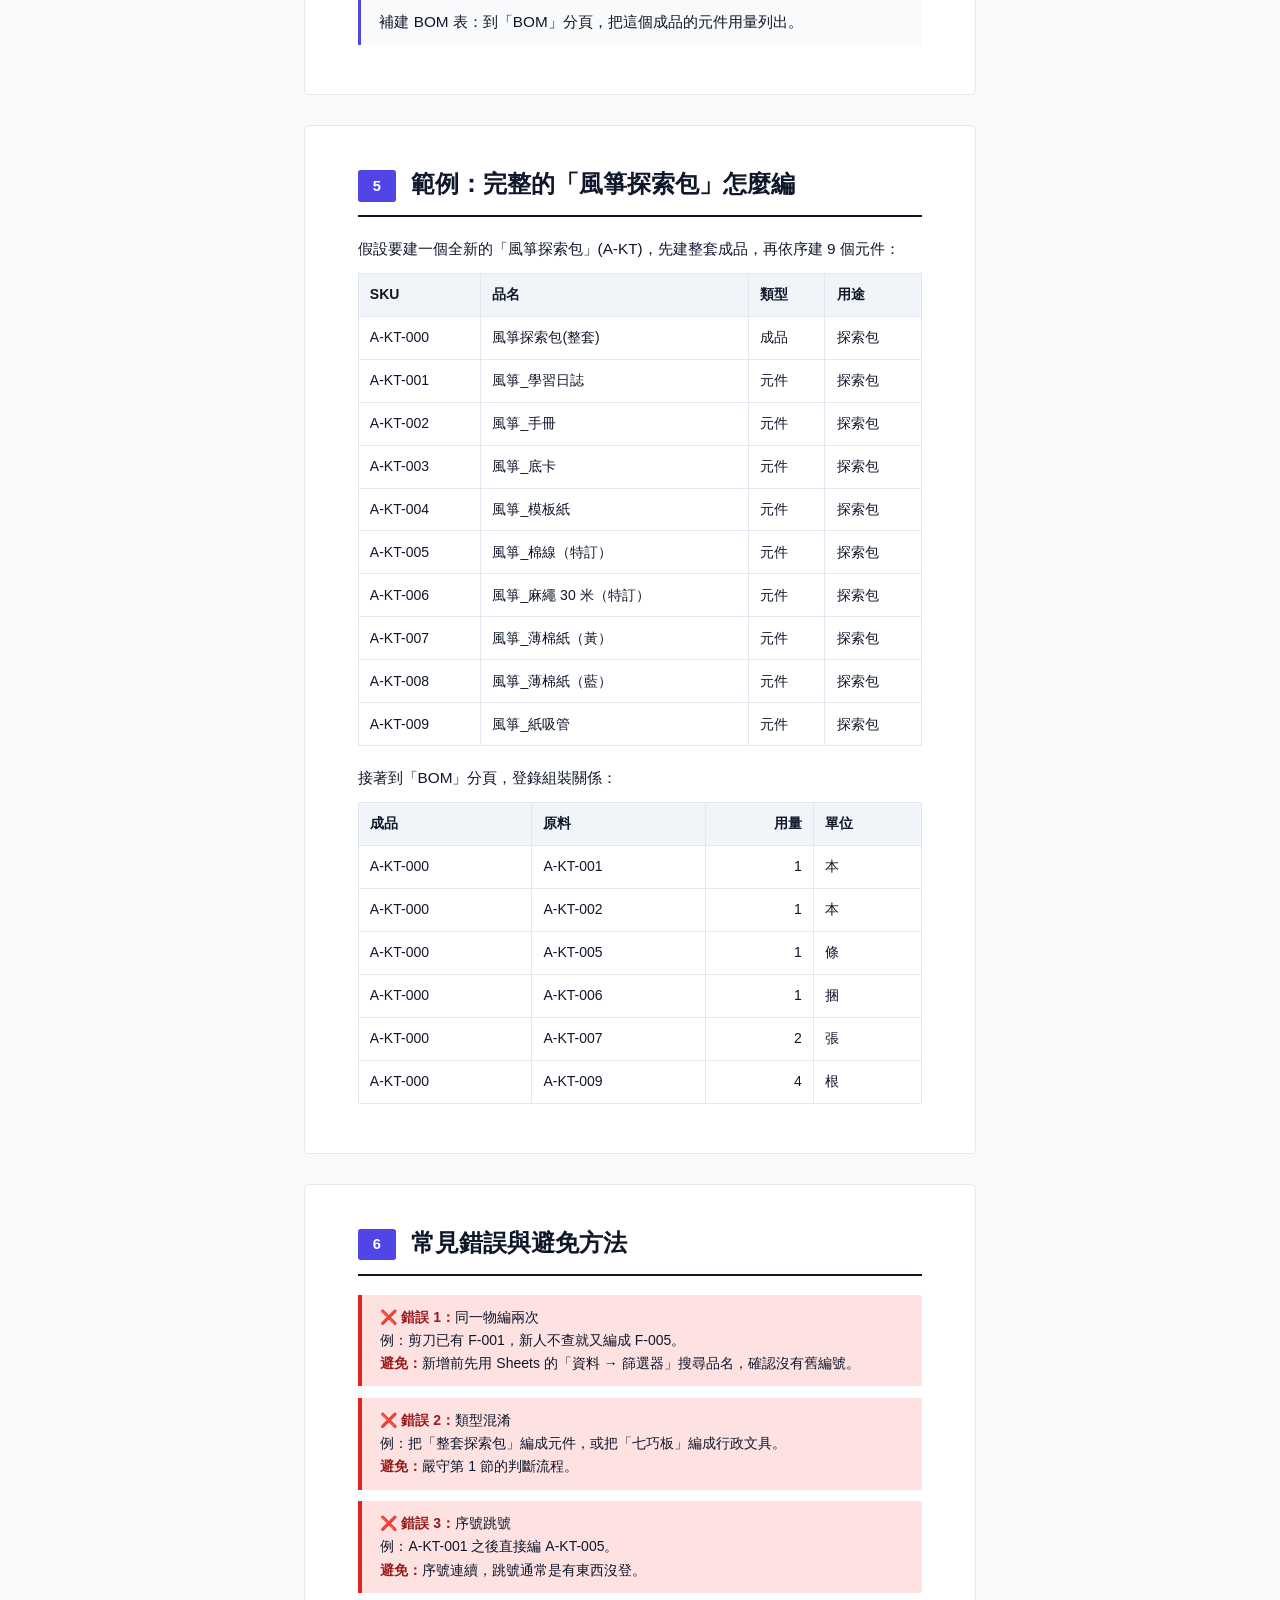
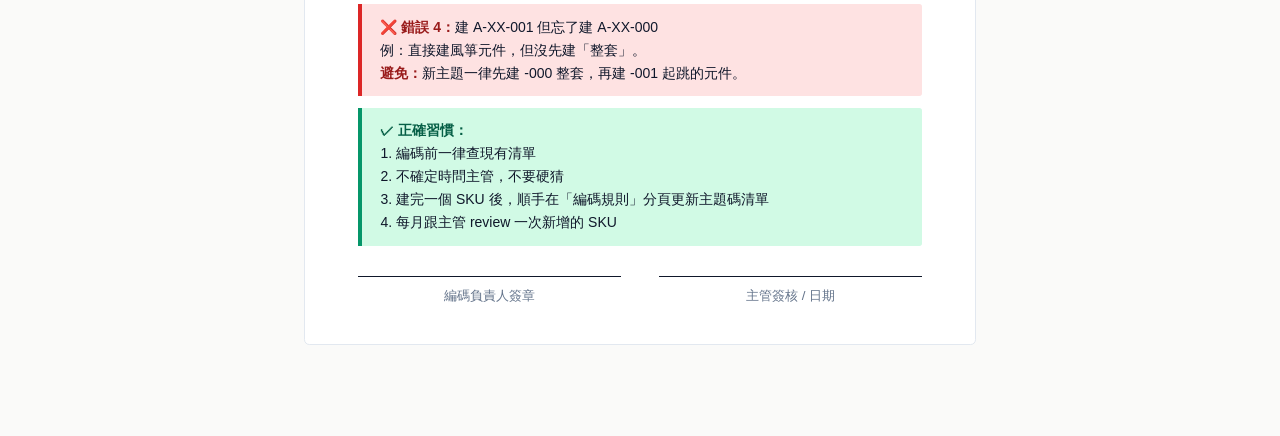
<file: docs/SKU編碼規則SOP.html>
<!DOCTYPE html>
<html lang="zh-TW">
<head>
<meta charset="UTF-8">
<title>SKU 編碼規則 SOP · Numeracy Lab</title>
<style>
  @page { size: A4; margin: 18mm 16mm 18mm 16mm; }
  * { box-sizing: border-box; margin: 0; padding: 0; }
  html, body {
    font-family: "PingFang TC", "Noto Sans TC", "Microsoft JhengHei", sans-serif;
    color: #0f172a;
    font-size: 11.5pt;
    line-height: 1.65;
    background: #fafaf9;
  }
  body { max-width: 210mm; margin: 0 auto; padding: 16mm; }
  @media print { body { padding: 0; background: white; } .no-print { display: none; } .section { box-shadow: none; } }

  .cover { text-align: center; padding: 35mm 0 15mm; page-break-after: always; }
  .cover h1 { font-size: 26pt; font-weight: 700; margin-bottom: 6mm; letter-spacing: 2pt; }
  .cover .sub { font-size: 13pt; color: #64748b; margin-bottom: 14mm; }
  .cover .badge {
    display: inline-block;
    background: #4f46e5;
    color: white;
    padding: 2mm 6mm;
    border-radius: 20pt;
    font-size: 11pt;
    margin-bottom: 12mm;
  }
  .cover .intro {
    text-align: left;
    max-width: 145mm;
    margin: 0 auto;
    background: white;
    border: 1px solid #e2e8f0;
    border-radius: 4pt;
    padding: 10mm 14mm;
    font-size: 11pt;
    line-height: 1.8;
  }
  .cover .intro h3 { font-size: 12pt; margin-bottom: 3mm; color: #0f172a; }
  .cover .intro p { color: #334155; margin-bottom: 3mm; }
  .cover .meta { margin-top: 14mm; font-size: 10pt; color: #94a3b8; }

  .section {
    page-break-before: always;
    background: white;
    border: 1px solid #e2e8f0;
    border-radius: 4pt;
    padding: 10mm 14mm;
    margin-bottom: 8mm;
  }
  .section:first-of-type { page-break-before: auto; }

  h2 {
    font-size: 18pt;
    font-weight: 700;
    padding-bottom: 3mm;
    margin-bottom: 5mm;
    border-bottom: 2px solid #0f172a;
  }
  h2 .num {
    display: inline-block;
    background: #4f46e5;
    color: white;
    padding: 1mm 4mm;
    border-radius: 2pt;
    font-size: 11pt;
    margin-right: 4mm;
    vertical-align: middle;
  }

  h3 { font-size: 13pt; font-weight: 600; margin: 6mm 0 2mm; }
  h3::before { content: "▸ "; color: #4f46e5; }

  p { margin-bottom: 2mm; }
  ol, ul { padding-left: 6mm; margin-bottom: 3mm; }
  li { margin-bottom: 1.5mm; }

  table { width: 100%; border-collapse: collapse; margin: 3mm 0; font-size: 10.5pt; }
  th, td { border: 1px solid #e2e8f0; padding: 2.5mm 3mm; text-align: left; vertical-align: top; }
  th { background: #f1f5f9; font-weight: 600; }
  .num { text-align: right; }
  .center { text-align: center; }

  .callout {
    background: #fef3c7;
    border-left: 4px solid #d97706;
    padding: 3mm 5mm;
    margin: 3mm 0;
    font-size: 10.5pt;
    border-radius: 0 2pt 2pt 0;
  }
  .callout strong { color: #92400e; }
  .callout-info { background: #dbeafe; border-left-color: #2563eb; }
  .callout-info strong { color: #1e3a8a; }
  .callout-success { background: #d1fae5; border-left-color: #059669; }
  .callout-success strong { color: #065f46; }
  .callout-danger { background: #fee2e2; border-left-color: #dc2626; }
  .callout-danger strong { color: #991b1b; }

  .form-sample {
    background: #f8fafc;
    border: 1px dashed #cbd5e1;
    padding: 3mm 4mm;
    border-radius: 2pt;
    font-family: ui-monospace, "SFMono-Regular", monospace;
    font-size: 9.5pt;
    color: #334155;
    margin: 2mm 0;
  }

  .pill {
    display: inline-block;
    padding: 1mm 3mm;
    border-radius: 10pt;
    font-size: 9.5pt;
    font-weight: 500;
  }
  .pill-finished { background: #e0e7ff; color: #3730a3; }
  .pill-component { background: #cffafe; color: #155e75; }
  .pill-raw { background: #fef9c3; color: #854d0e; }
  .pill-letter {
    display: inline-block;
    background: #4f46e5;
    color: white;
    padding: 1mm 3mm;
    border-radius: 3pt;
    font-family: ui-monospace, monospace;
    font-weight: 700;
    font-size: 11pt;
    min-width: 8mm;
    text-align: center;
  }

  .sig-block { margin-top: 8mm; display: flex; gap: 10mm; font-size: 10pt; }
  .sig-block .sig { flex: 1; border-top: 1px solid #0f172a; padding-top: 2mm; text-align: center; color: #64748b; }

  .no-print {
    position: fixed;
    top: 8mm;
    right: 8mm;
    background: #4f46e5;
    color: white;
    padding: 3mm 6mm;
    border-radius: 3pt;
    cursor: pointer;
    font-size: 10pt;
    box-shadow: 0 2pt 4pt rgba(0,0,0,0.1);
  }

  .step-box {
    background: #f8fafc;
    border-left: 3px solid #4f46e5;
    padding: 3mm 5mm;
    margin-bottom: 3mm;
    border-radius: 0 2pt 2pt 0;
  }
  .step-box .step-title { font-weight: 600; margin-bottom: 1mm; }
</style>
</head>
<body>

<button class="no-print" onclick="window.print()">列印為 PDF</button>

<div class="cover">
  <div class="badge">給編碼負責人的速查手冊</div>
  <h1>SKU 編碼規則 SOP</h1>
  <div class="sub">Numeracy Lab 行政部 · 庫存管理品項編碼標準</div>

  <div class="intro">
    <h3>這份手冊在做什麼？</h3>
    <p>為公司所有教材、教具、原料、行政用品**建立一致的編碼規則**。讓任何人看到一個 SKU 編號，就知道它是什麼類別、是成品還是元件、屬於哪個探索包。</p>
    <h3>為什麼編碼規則要統一？</h3>
    <p>編碼一旦混亂，盤點會出錯、採購會重複下單、庫存系統的計算會失真。統一規則 = 庫存可靠度的根本。</p>
    <h3>誰要用這份？</h3>
    <p>新增 SKU 的負責人（千惠 + 主管 + 未來新人）。每次新增前先翻這份對照表，確認編碼正確。</p>
  </div>

  <div class="meta">版本 v1.0 · 適用 2026 年起新編碼系統</div>
</div>

<!-- 1. 三類型 -->
<section class="section">
  <h2><span class="num">1</span>三種類型：成品 / 元件 / 通用材料</h2>

  <h3>三分法定義</h3>
  <table>
    <tr><th style="width:18%">類型</th><th style="width:32%">意義</th><th>範例</th></tr>
    <tr>
      <td><span class="pill pill-finished">成品</span></td>
      <td>可單獨販售或交付給客戶 / 學生</td>
      <td>整套風箏探索包、思考課題本、書籍、徽章、招生 DM、七巧板</td>
    </tr>
    <tr>
      <td><span class="pill pill-component">元件</span></td>
      <td>成品的拆解部件，會被組裝成成品</td>
      <td>風箏_學習日誌、風箏_棉線、風箏_麻繩、直線花_花</td>
    </tr>
    <tr>
      <td><span class="pill pill-raw">通用材料</span></td>
      <td>行政耗材，會被消耗、不屬於任何成品</td>
      <td>剪刀、衛生紙、影印紙、OK 蹦</td>
    </tr>
  </table>

  <div class="callout callout-info">
    <strong>判斷流程：</strong><br>
    1. 這個東西能直接給客戶 / 學生用嗎？→ 是 → <strong>成品</strong><br>
    2. 是某個成品的零件嗎？→ 是 → <strong>元件</strong><br>
    3. 都不是，是辦公室用的？→ <strong>通用材料</strong>
  </div>
</section>

<!-- 2. 9 大類別字母 -->
<section class="section">
  <h2><span class="num">2</span>9 大類別字母（必背）</h2>

  <table>
    <tr><th class="center" style="width:8%">字母</th><th style="width:18%">類別</th><th style="width:36%">編碼格式</th><th>範例</th></tr>
    <tr>
      <td class="center"><span class="pill-letter">A</span></td>
      <td>探索包</td>
      <td><strong>A-XX-000</strong>（整套，成品）<br><strong>A-XX-001+</strong>（元件）</td>
      <td>A-KT-000 風箏探索包<br>A-KT-001 風箏_學習日誌</td>
    </tr>
    <tr>
      <td class="center"><span class="pill-letter">B</span></td>
      <td>小專題</td>
      <td><strong>B-XX-000</strong> / <strong>B-XX-001+</strong></td>
      <td>B-LF-000 直線花<br>B-LF-001 直線花_花</td>
    </tr>
    <tr>
      <td class="center"><span class="pill-letter">C</span></td>
      <td>思考課</td>
      <td><strong>C-001</strong> 起跳</td>
      <td>C-001 思考課題本-基礎</td>
    </tr>
    <tr>
      <td class="center"><span class="pill-letter">D</span></td>
      <td>題本書籍</td>
      <td><strong>D-001</strong> 起跳</td>
      <td>D-001 億萬億顆星星</td>
    </tr>
    <tr>
      <td class="center"><span class="pill-letter">F</span></td>
      <td>行政文具</td>
      <td><strong>F-001</strong> 起跳</td>
      <td>F-001 剪刀<br>F-002 影印紙<br>F-003 衛生紙<br>F-004 OK 蹦</td>
    </tr>
    <tr>
      <td class="center"><span class="pill-letter">G</span></td>
      <td>文創禮品</td>
      <td><strong>G-001</strong> 起跳</td>
      <td>G-001 NUMI 金屬造型徽章</td>
    </tr>
    <tr>
      <td class="center"><span class="pill-letter">M</span></td>
      <td>行銷文宣</td>
      <td><strong>M-001</strong> 起跳</td>
      <td>M-001 夏令營招生 DM<br>M-002 海報</td>
    </tr>
    <tr>
      <td class="center"><span class="pill-letter">R</span></td>
      <td>教具材料</td>
      <td><strong>R-001</strong> 起跳</td>
      <td>R-001 七巧板<br>R-002 大骰子<br>R-003 軌道車</td>
    </tr>
    <tr>
      <td class="center"><span class="pill-letter">E</span></td>
      <td>其它</td>
      <td><strong>E-001</strong> 起跳</td>
      <td>E-001 雜項</td>
    </tr>
  </table>

  <div class="callout callout-info">
    <strong>記憶方法：</strong>
    A 探索包是核心商品所以放第一個；B 是小專題（Brief）；
    C-D-E-F-G 連著按字母順序（思考課/題本書籍/其它/行政文具/文創）；
    M 是 Marketing 行銷；R 是 Resource 教具
  </div>
</section>

<!-- 3. A B 主題碼 -->
<section class="section">
  <h2><span class="num">3</span>A、B 類的 XX 主題碼怎麼編</h2>

  <p>A 探索包和 B 小專題編碼中間的 <strong>XX</strong> 是 2 個英文字母縮寫，代表這個主題。</p>

  <h3>命名原則</h3>
  <ol>
    <li>取主題的 <strong>英文名稱</strong>，挑首字母或關鍵字母</li>
    <li>避開已用過的縮寫（先到「編碼規則」分頁查現有清單）</li>
    <li>2 個字母即可，不要 3 個</li>
    <li>大寫</li>
  </ol>

  <h3>已使用的主題碼（沿用千惠草稿）</h3>
  <table>
    <tr><th>類別</th><th>主題碼</th><th>主題</th></tr>
    <tr><td>A 探索包</td><td>KT</td><td>風箏（Kite）</td></tr>
    <tr><td>A 探索包</td><td>DO</td><td>都市規劃（Downtown）</td></tr>
    <tr><td>A 探索包</td><td>RB</td><td>塗鴉機器人（Robot）</td></tr>
    <tr><td>A 探索包</td><td>MA</td><td>迷宮（Maze）</td></tr>
    <tr><td>A 探索包</td><td>PB</td><td>彈珠台（Pinball）</td></tr>
    <tr><td>A 探索包</td><td>ST</td><td>曲線刺繡（Stitch）</td></tr>
    <tr><td>A 探索包</td><td>IL</td><td>伊斯蘭藝術燈（Islamic Lamp）</td></tr>
    <tr><td>A 探索包</td><td>CP</td><td>密碼筒（Cipher）</td></tr>
    <tr><td>A 探索包</td><td>CL</td><td>萬年曆（Calendar）</td></tr>
    <tr><td>A 探索包</td><td>SG</td><td>單弦琴（String）</td></tr>
    <tr><td>A 探索包</td><td>AI</td><td>AI 機器人</td></tr>
    <tr><td>A 探索包</td><td>KM</td><td>3D 萬花筒（Kaleidoscope）</td></tr>
    <tr><td>A 探索包</td><td>EC</td><td>宇宙電路拼圖（Electric Circuit）</td></tr>
    <tr><td>A 探索包</td><td>PH</td><td>幻影輪（Phenakistoscope）</td></tr>
    <tr><td>A 探索包</td><td>RR</td><td>勒洛火箭車（Reuleaux Rocket）</td></tr>
    <tr><td>A 探索包</td><td>IP</td><td>圖像詩（Image Poetry）</td></tr>
    <tr><td>A 探索包</td><td>ZO</td><td>縮放儀（Zoom）</td></tr>
    <tr><td>A 探索包</td><td>GA</td><td>生成藝術（Generative Art）</td></tr>
    <tr><td>A 探索包</td><td>FL</td><td>漂浮結構（Float）</td></tr>
    <tr><td>A 探索包</td><td>SB</td><td>星座景觀盒（Star Box）</td></tr>
    <tr><td>A 探索包</td><td>GB</td><td>高爾頓板（Galton Board）</td></tr>
    <tr><td>B 小專題</td><td>LF</td><td>直線花（Line Flower）</td></tr>
    <tr><td>B 小專題</td><td>KT</td><td>中單位風箏</td></tr>
    <tr><td>B 小專題</td><td>IS</td><td>—</td></tr>
  </table>

  <div class="callout">
    <strong>新增主題時：</strong>到 Excel 模板「編碼規則」分頁加一行，避免後人重複。
  </div>
</section>

<!-- 4. 流程 -->
<section class="section">
  <h2><span class="num">4</span>新增 SKU 的標準流程</h2>

  <div class="step-box">
    <div class="step-title">Step 1 · 判斷類型</div>
    判斷這個東西是 <strong>成品 / 元件 / 通用材料</strong>，依本手冊第 1 節的判斷流程。
  </div>

  <div class="step-box">
    <div class="step-title">Step 2 · 判斷類別</div>
    從 9 個類別字母（A、B、C、D、F、G、M、R、E）挑一個最符合的。不確定 → 問主管。
  </div>

  <div class="step-box">
    <div class="step-title">Step 3 · 編號</div>
    依該類別的編碼格式（見第 2 節表格），找下一個流水號。<br>
    若是 A 或 B 類元件，先確認該主題的整套是否已建（A-XX-000 / B-XX-000）。沒有的話先建整套，再建元件。
  </div>

  <div class="step-box">
    <div class="step-title">Step 4 · 寫進 SKU 主檔</div>
    打開 Google Sheets「SKU 主檔」，新增一列，填齊：<br>
    <div class="form-sample">
      SKU、品名、類型、用途、安全庫存、單位、每箱數量、狀態（活躍）、備註
    </div>
  </div>

  <div class="step-box">
    <div class="step-title">Step 5 · 若是成品（A-XX-000 或 B-XX-000）</div>
    補建 BOM 表：到「BOM」分頁，把這個成品的元件用量列出。
  </div>
</section>

<!-- 5. 範例 -->
<section class="section">
  <h2><span class="num">5</span>範例：完整的「風箏探索包」怎麼編</h2>

  <p>假設要建一個全新的「風箏探索包」(A-KT)，先建整套成品，再依序建 9 個元件：</p>

  <table>
    <tr><th>SKU</th><th>品名</th><th>類型</th><th>用途</th></tr>
    <tr><td>A-KT-000</td><td>風箏探索包(整套)</td><td>成品</td><td>探索包</td></tr>
    <tr><td>A-KT-001</td><td>風箏_學習日誌</td><td>元件</td><td>探索包</td></tr>
    <tr><td>A-KT-002</td><td>風箏_手冊</td><td>元件</td><td>探索包</td></tr>
    <tr><td>A-KT-003</td><td>風箏_底卡</td><td>元件</td><td>探索包</td></tr>
    <tr><td>A-KT-004</td><td>風箏_模板紙</td><td>元件</td><td>探索包</td></tr>
    <tr><td>A-KT-005</td><td>風箏_棉線（特訂）</td><td>元件</td><td>探索包</td></tr>
    <tr><td>A-KT-006</td><td>風箏_麻繩 30 米（特訂）</td><td>元件</td><td>探索包</td></tr>
    <tr><td>A-KT-007</td><td>風箏_薄棉紙（黃）</td><td>元件</td><td>探索包</td></tr>
    <tr><td>A-KT-008</td><td>風箏_薄棉紙（藍）</td><td>元件</td><td>探索包</td></tr>
    <tr><td>A-KT-009</td><td>風箏_紙吸管</td><td>元件</td><td>探索包</td></tr>
  </table>

  <p style="margin-top:5mm">接著到「BOM」分頁，登錄組裝關係：</p>
  <table>
    <tr><th>成品</th><th>原料</th><th class="num">用量</th><th>單位</th></tr>
    <tr><td>A-KT-000</td><td>A-KT-001</td><td class="num">1</td><td>本</td></tr>
    <tr><td>A-KT-000</td><td>A-KT-002</td><td class="num">1</td><td>本</td></tr>
    <tr><td>A-KT-000</td><td>A-KT-005</td><td class="num">1</td><td>條</td></tr>
    <tr><td>A-KT-000</td><td>A-KT-006</td><td class="num">1</td><td>捆</td></tr>
    <tr><td>A-KT-000</td><td>A-KT-007</td><td class="num">2</td><td>張</td></tr>
    <tr><td>A-KT-000</td><td>A-KT-009</td><td class="num">4</td><td>根</td></tr>
  </table>
</section>

<!-- 6. 常見錯誤 -->
<section class="section">
  <h2><span class="num">6</span>常見錯誤與避免方法</h2>

  <div class="callout callout-danger">
    <strong>❌ 錯誤 1：</strong>同一物編兩次<br>
    例：剪刀已有 F-001，新人不查就又編成 F-005。<br>
    <strong>避免：</strong>新增前先用 Sheets 的「資料 → 篩選器」搜尋品名，確認沒有舊編號。
  </div>

  <div class="callout callout-danger">
    <strong>❌ 錯誤 2：</strong>類型混淆<br>
    例：把「整套探索包」編成元件，或把「七巧板」編成行政文具。<br>
    <strong>避免：</strong>嚴守第 1 節的判斷流程。
  </div>

  <div class="callout callout-danger">
    <strong>❌ 錯誤 3：</strong>序號跳號<br>
    例：A-KT-001 之後直接編 A-KT-005。<br>
    <strong>避免：</strong>序號連續，跳號通常是有東西沒登。
  </div>

  <div class="callout callout-danger">
    <strong>❌ 錯誤 4：</strong>建 A-XX-001 但忘了建 A-XX-000<br>
    例：直接建風箏元件，但沒先建「整套」。<br>
    <strong>避免：</strong>新主題一律先建 -000 整套，再建 -001 起跳的元件。
  </div>

  <div class="callout callout-success">
    <strong>✓ 正確習慣：</strong><br>
    1. 編碼前一律查現有清單<br>
    2. 不確定時問主管，不要硬猜<br>
    3. 建完一個 SKU 後，順手在「編碼規則」分頁更新主題碼清單<br>
    4. 每月跟主管 review 一次新增的 SKU
  </div>

  <div class="sig-block">
    <div class="sig">編碼負責人簽章</div>
    <div class="sig">主管簽核 / 日期</div>
  </div>
</section>

</body>
</html>
</file>
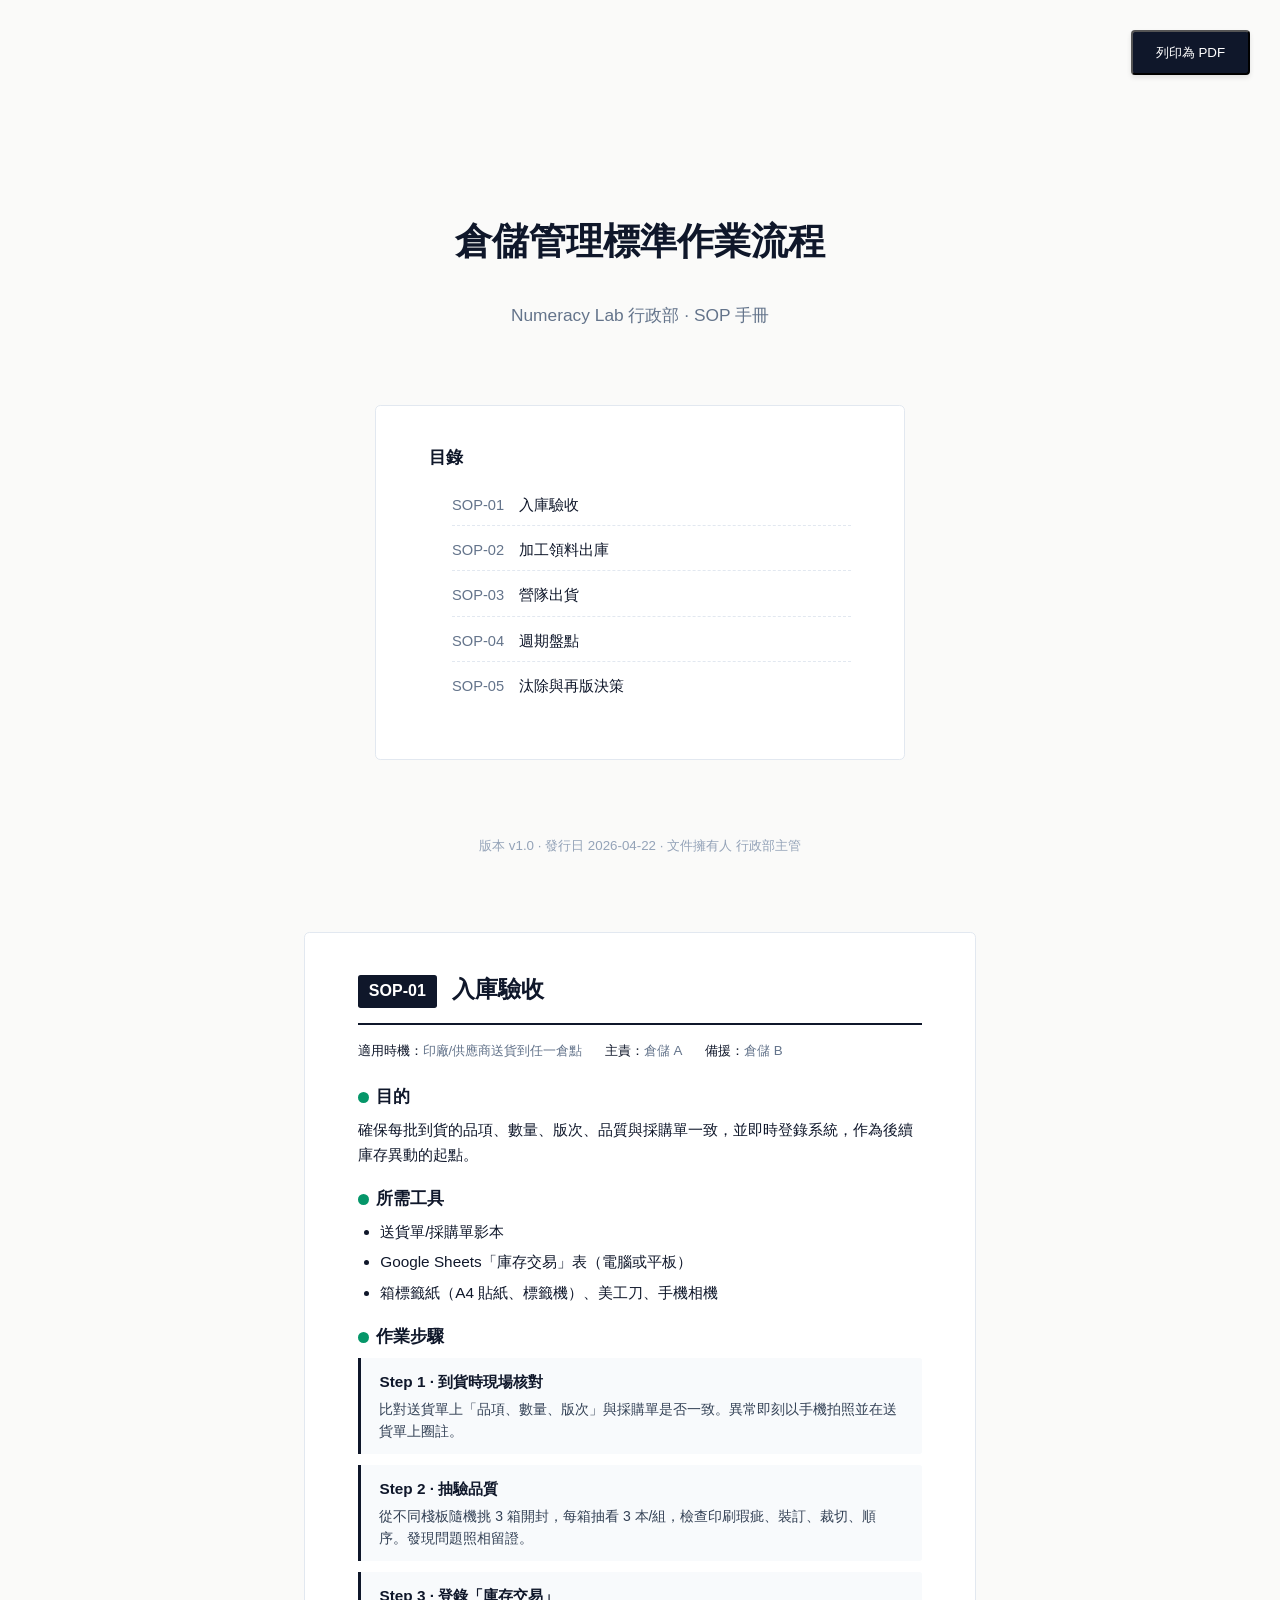
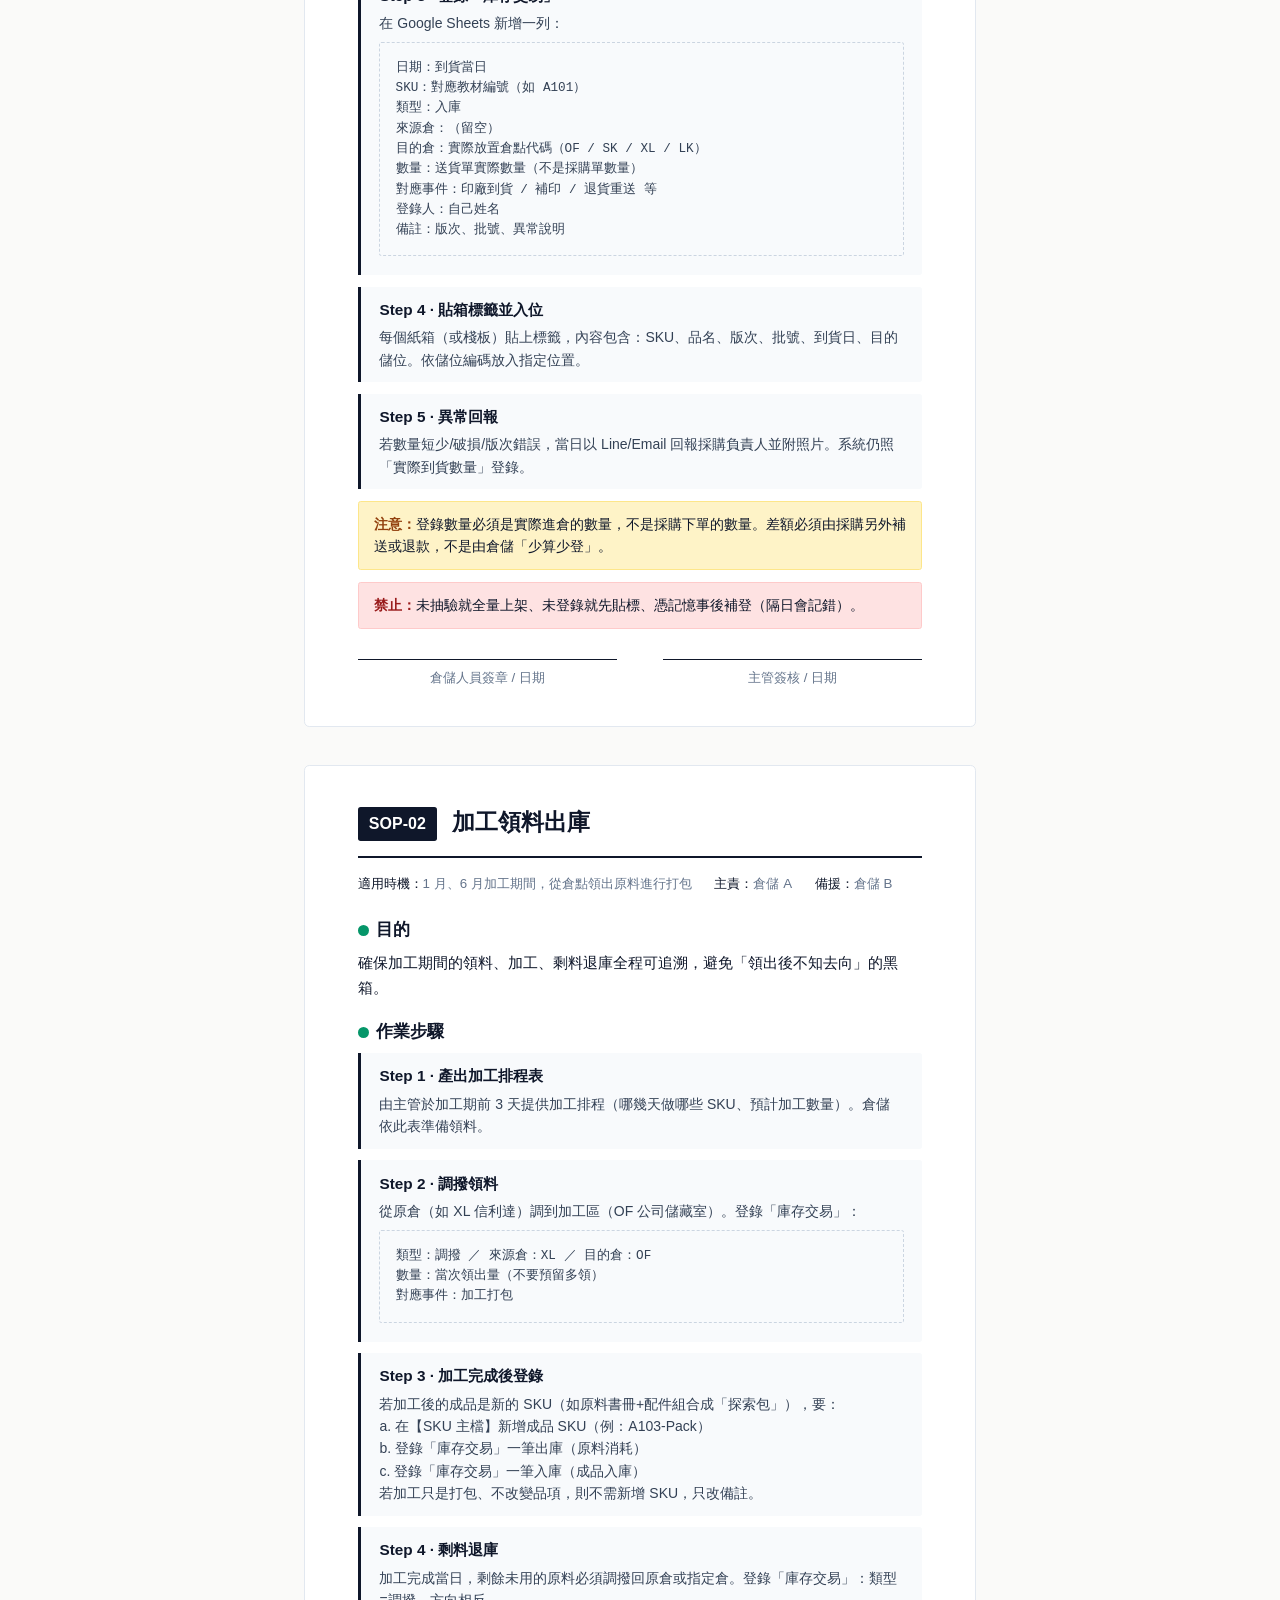
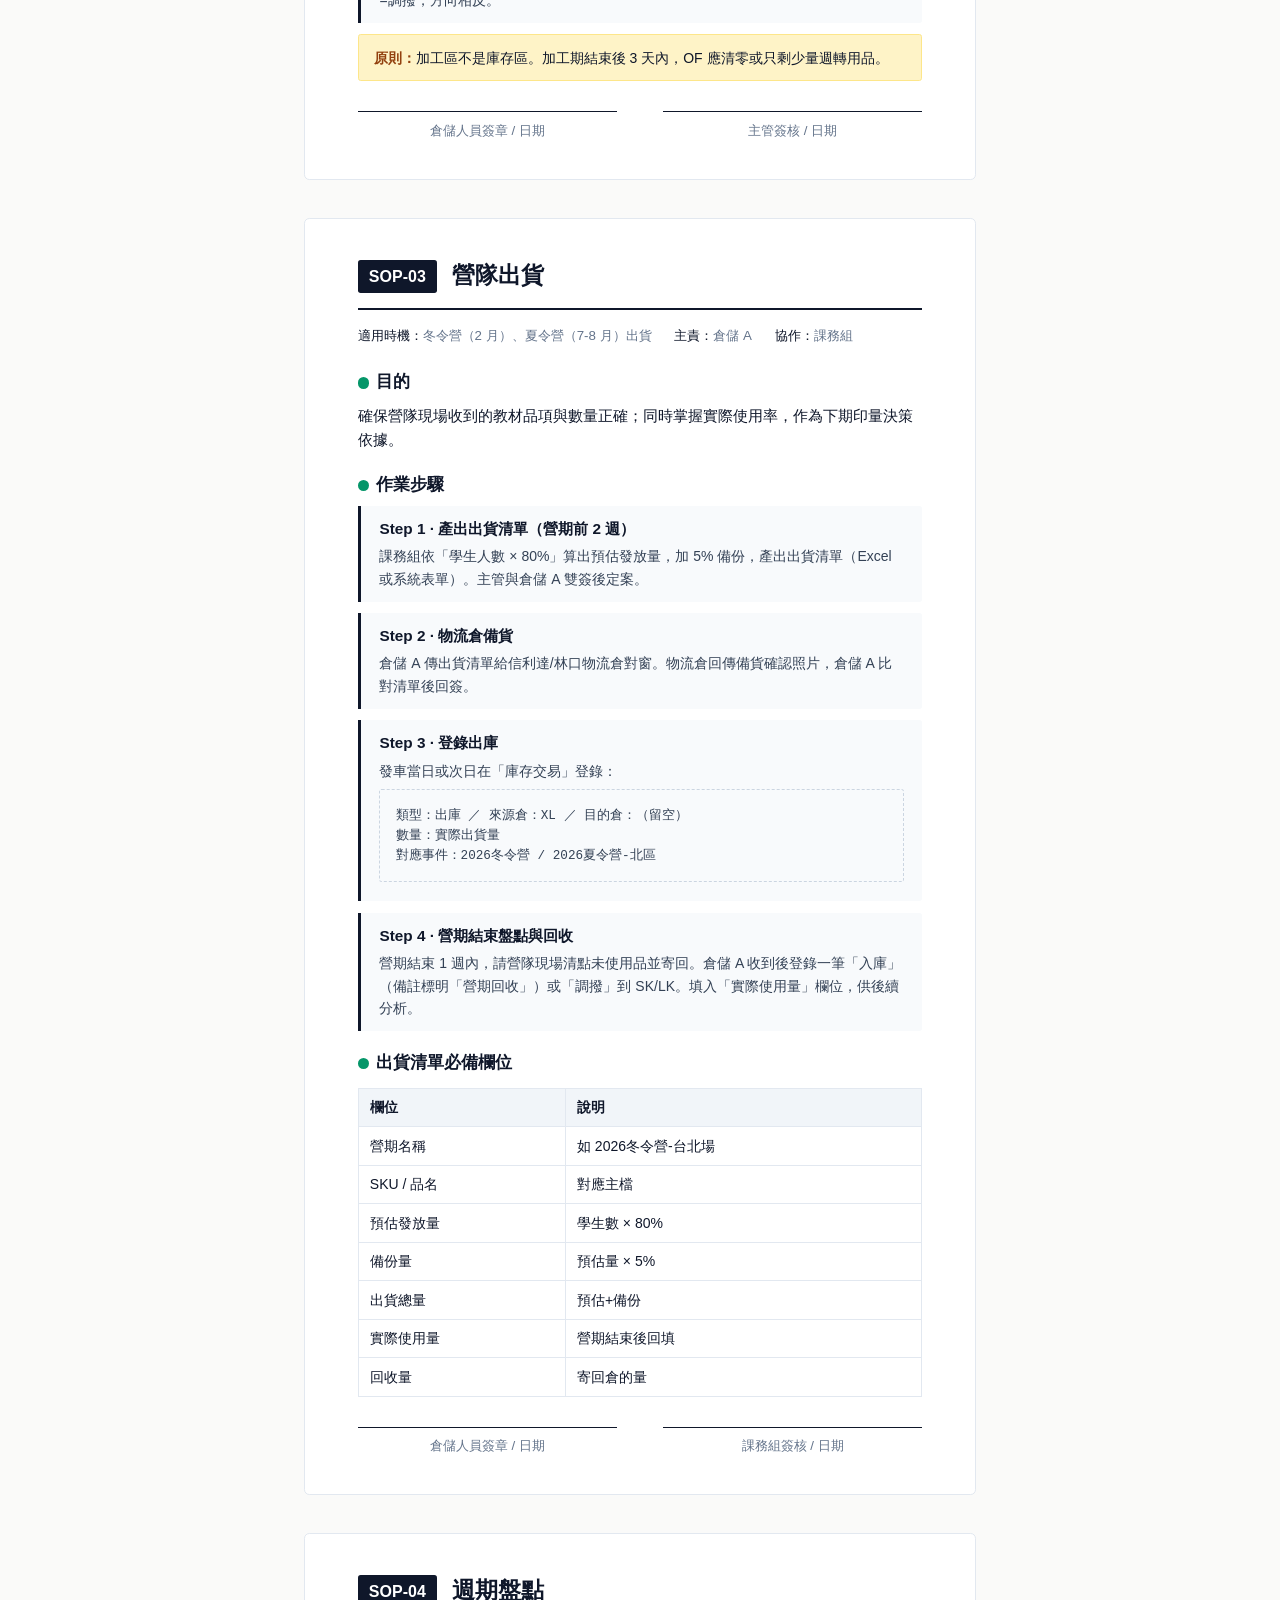
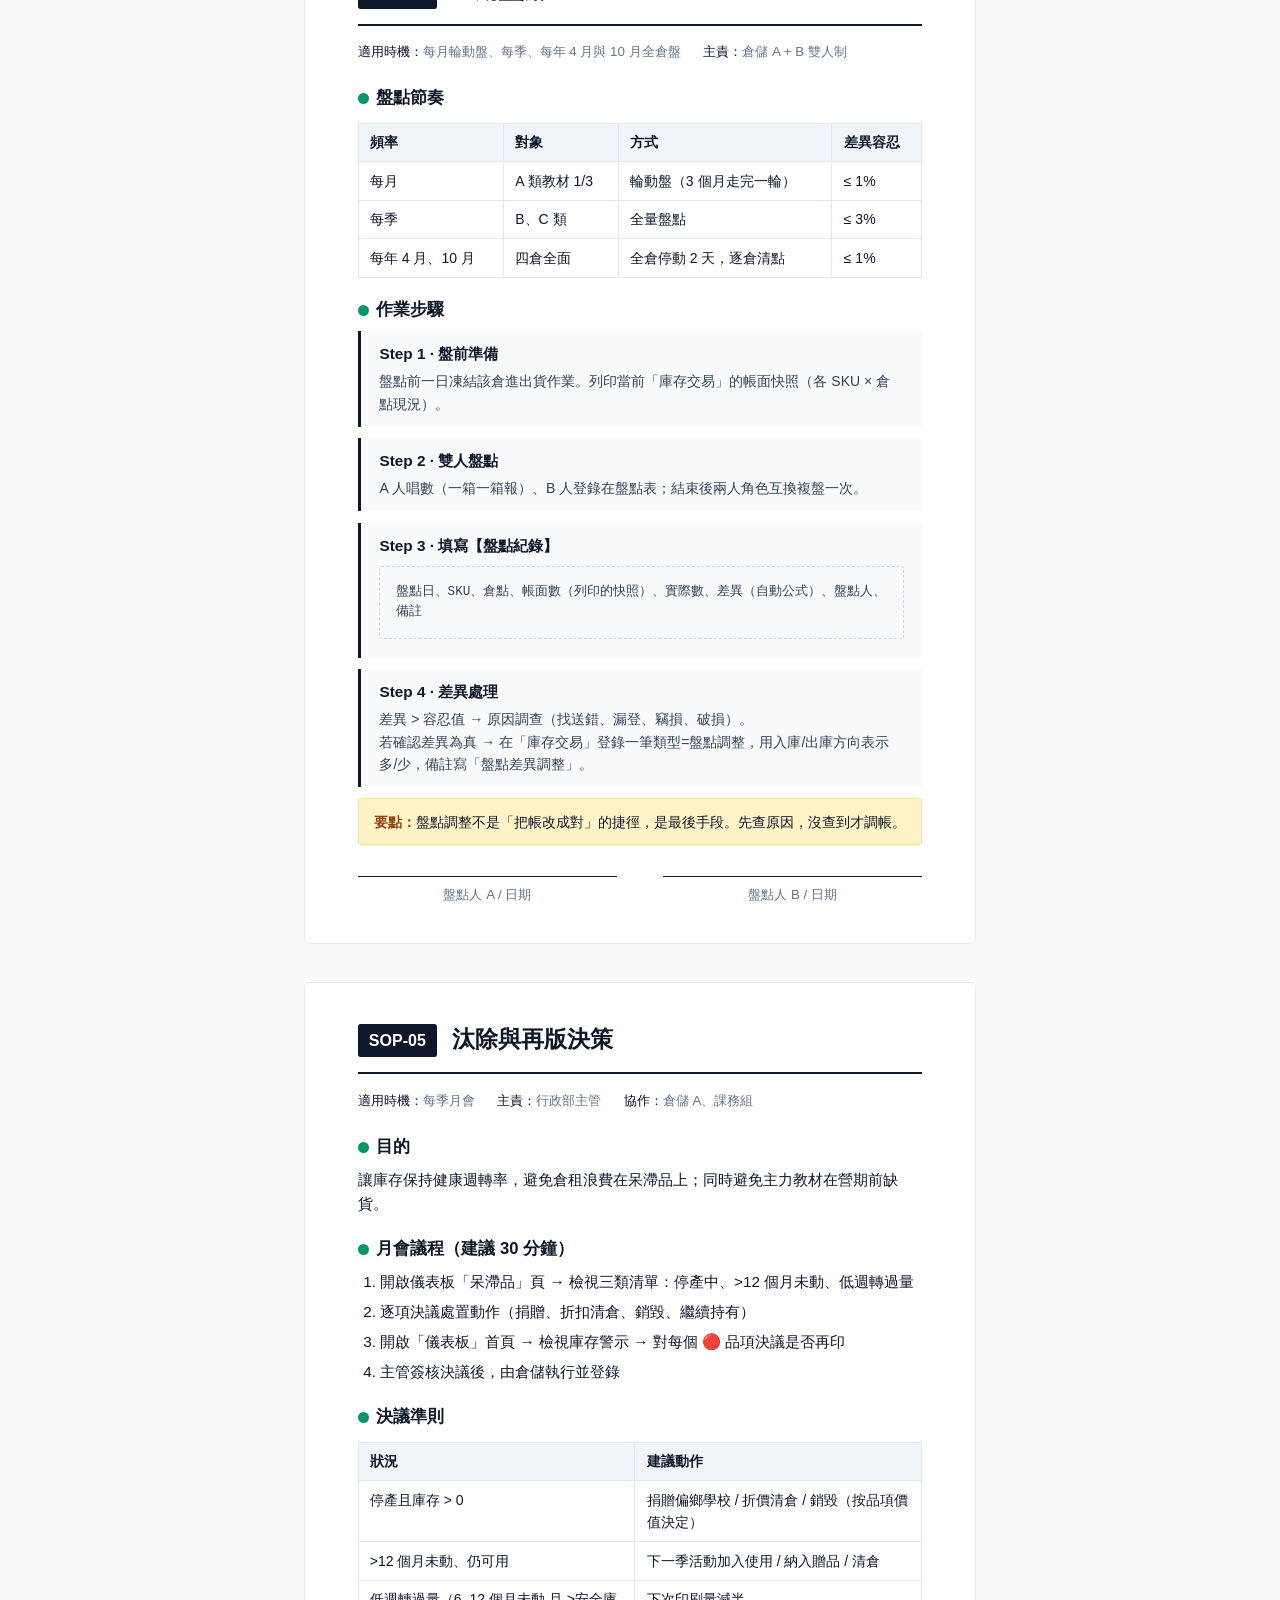
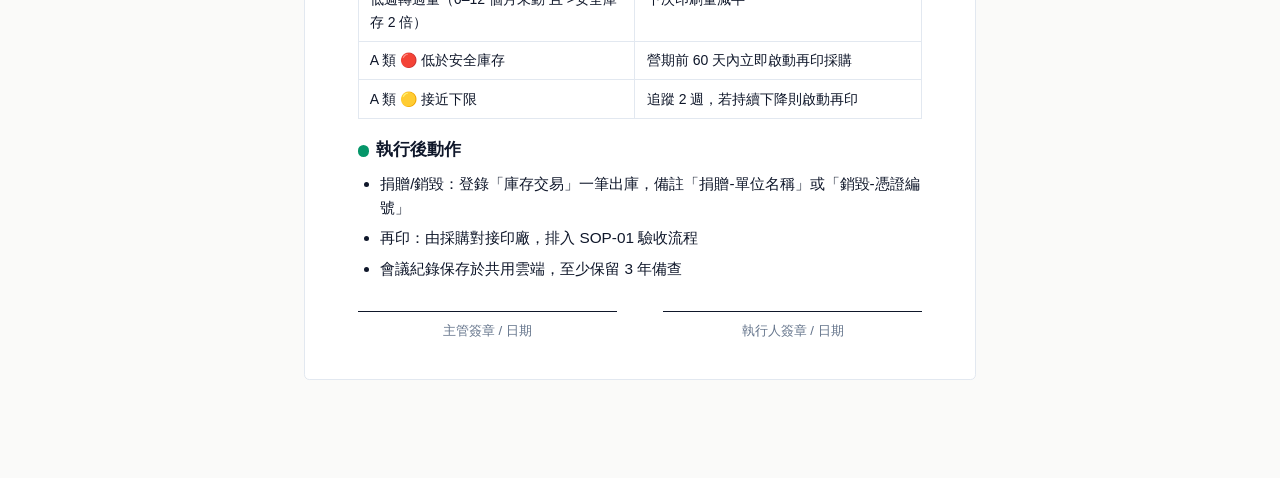
<file: docs/SOP.html>
<!DOCTYPE html>
<html lang="zh-TW">
<head>
<meta charset="UTF-8">
<title>倉儲管理標準作業流程 SOP · Numeracy Lab</title>
<style>
  @page { size: A4; margin: 18mm 16mm 18mm 16mm; }
  * { box-sizing: border-box; margin: 0; padding: 0; }
  html, body {
    font-family: "PingFang TC", "Noto Sans TC", "Microsoft JhengHei", sans-serif;
    color: #0f172a;
    font-size: 11.5pt;
    line-height: 1.6;
    background: #fafaf9;
  }
  body { max-width: 210mm; margin: 0 auto; padding: 16mm; }
  @media print { body { padding: 0; background: white; } .no-print { display: none; } .sop { box-shadow: none; border: 0; padding: 0; } }

  .cover {
    text-align: center;
    padding: 40mm 0 20mm;
    page-break-after: always;
  }
  .cover h1 { font-size: 28pt; font-weight: 700; margin-bottom: 8mm; }
  .cover .sub { font-size: 13pt; color: #64748b; margin-bottom: 16mm; }
  .cover .meta { font-size: 10pt; color: #94a3b8; }
  .cover .toc {
    text-align: left;
    margin: 20mm auto;
    max-width: 140mm;
    border: 1px solid #e2e8f0;
    border-radius: 4pt;
    padding: 10mm 14mm;
    background: white;
  }
  .cover .toc-title { font-size: 13pt; font-weight: 600; margin-bottom: 4mm; }
  .cover .toc li { list-style: none; padding: 2mm 0; border-bottom: 1px dashed #e2e8f0; font-size: 11pt; }
  .cover .toc li:last-child { border-bottom: 0; }
  .cover .toc li span { color: #64748b; margin-right: 4mm; }

  .sop {
    page-break-before: always;
    background: white;
    border: 1px solid #e2e8f0;
    border-radius: 4pt;
    padding: 10mm 14mm;
    margin-bottom: 10mm;
  }
  .sop:first-of-type { page-break-before: auto; }

  .sop h2 {
    font-size: 17pt;
    font-weight: 700;
    padding-bottom: 4mm;
    margin-bottom: 4mm;
    border-bottom: 2px solid #0f172a;
  }
  .sop h2 .num {
    display: inline-block;
    background: #0f172a;
    color: white;
    padding: 1mm 3mm;
    border-radius: 2pt;
    font-size: 12pt;
    margin-right: 4mm;
    vertical-align: middle;
  }

  .meta-row {
    display: flex;
    gap: 6mm;
    margin-bottom: 6mm;
    font-size: 10pt;
    color: #64748b;
  }
  .meta-row span strong { color: #0f172a; font-weight: 500; }

  h3 {
    font-size: 12.5pt;
    font-weight: 600;
    margin: 5mm 0 2mm;
    color: #0f172a;
  }
  h3::before {
    content: "";
    display: inline-block;
    width: 3mm;
    height: 3mm;
    background: #059669;
    border-radius: 50%;
    margin-right: 2mm;
    vertical-align: middle;
  }

  p { margin-bottom: 2mm; }

  ol, ul { padding-left: 6mm; margin-bottom: 4mm; }
  ol li, ul li { margin-bottom: 1.5mm; }

  .step-box {
    background: #f8fafc;
    border-left: 3px solid #0f172a;
    padding: 3mm 5mm;
    margin-bottom: 3mm;
    border-radius: 0 2pt 2pt 0;
  }
  .step-box .step-title { font-weight: 600; margin-bottom: 1mm; }
  .step-box .step-detail { font-size: 10.5pt; color: #334155; }

  table { width: 100%; border-collapse: collapse; margin: 3mm 0; font-size: 10.5pt; }
  th, td { border: 1px solid #e2e8f0; padding: 2mm 3mm; text-align: left; vertical-align: top; }
  th { background: #f1f5f9; font-weight: 600; }

  .callout {
    background: #fef3c7;
    border: 1px solid #fde68a;
    border-radius: 2pt;
    padding: 3mm 4mm;
    margin: 3mm 0;
    font-size: 10.5pt;
  }
  .callout strong { color: #92400e; }

  .callout-danger {
    background: #fee2e2;
    border-color: #fecaca;
  }
  .callout-danger strong { color: #991b1b; }

  .form-sample {
    background: #f8fafc;
    border: 1px dashed #cbd5e1;
    padding: 4mm;
    border-radius: 2pt;
    font-family: ui-monospace, "SFMono-Regular", monospace;
    font-size: 9.5pt;
    color: #334155;
    margin: 2mm 0;
  }

  .sig-block {
    margin-top: 8mm;
    display: flex;
    gap: 12mm;
    font-size: 10pt;
  }
  .sig-block .sig {
    flex: 1;
    border-top: 1px solid #0f172a;
    padding-top: 2mm;
    text-align: center;
    color: #64748b;
  }

  .no-print {
    position: fixed;
    top: 8mm;
    right: 8mm;
    background: #0f172a;
    color: white;
    padding: 3mm 6mm;
    border-radius: 3pt;
    cursor: pointer;
    font-size: 10pt;
    box-shadow: 0 2pt 4pt rgba(0,0,0,0.1);
  }
</style>
</head>
<body>

<button class="no-print" onclick="window.print()">列印為 PDF</button>

<div class="cover">
  <h1>倉儲管理標準作業流程</h1>
  <div class="sub">Numeracy Lab 行政部 · SOP 手冊</div>
  <div class="toc">
    <div class="toc-title">目錄</div>
    <ul>
      <li><span>SOP-01</span>入庫驗收</li>
      <li><span>SOP-02</span>加工領料出庫</li>
      <li><span>SOP-03</span>營隊出貨</li>
      <li><span>SOP-04</span>週期盤點</li>
      <li><span>SOP-05</span>汰除與再版決策</li>
    </ul>
  </div>
  <div class="meta">版本 v1.0 · 發行日 2026-04-22 · 文件擁有人 行政部主管</div>
</div>

<!-- SOP 01 -->
<section class="sop">
  <h2><span class="num">SOP-01</span>入庫驗收</h2>
  <div class="meta-row">
    <span><strong>適用時機：</strong>印廠/供應商送貨到任一倉點</span>
    <span><strong>主責：</strong>倉儲 A</span>
    <span><strong>備援：</strong>倉儲 B</span>
  </div>

  <h3>目的</h3>
  <p>確保每批到貨的品項、數量、版次、品質與採購單一致，並即時登錄系統，作為後續庫存異動的起點。</p>

  <h3>所需工具</h3>
  <ul>
    <li>送貨單/採購單影本</li>
    <li>Google Sheets「庫存交易」表（電腦或平板）</li>
    <li>箱標籤紙（A4 貼紙、標籤機）、美工刀、手機相機</li>
  </ul>

  <h3>作業步驟</h3>

  <div class="step-box">
    <div class="step-title">Step 1 · 到貨時現場核對</div>
    <div class="step-detail">比對送貨單上「品項、數量、版次」與採購單是否一致。異常即刻以手機拍照並在送貨單上圈註。</div>
  </div>

  <div class="step-box">
    <div class="step-title">Step 2 · 抽驗品質</div>
    <div class="step-detail">從不同棧板隨機挑 3 箱開封，每箱抽看 3 本/組，檢查印刷瑕疵、裝訂、裁切、順序。發現問題照相留證。</div>
  </div>

  <div class="step-box">
    <div class="step-title">Step 3 · 登錄「庫存交易」</div>
    <div class="step-detail">
      在 Google Sheets 新增一列：
      <div class="form-sample">
        日期：到貨當日<br>
        SKU：對應教材編號（如 A101）<br>
        類型：入庫<br>
        來源倉：（留空）<br>
        目的倉：實際放置倉點代碼（OF / SK / XL / LK）<br>
        數量：送貨單實際數量（不是採購單數量）<br>
        對應事件：印廠到貨 / 補印 / 退貨重送 等<br>
        登錄人：自己姓名<br>
        備註：版次、批號、異常說明
      </div>
    </div>
  </div>

  <div class="step-box">
    <div class="step-title">Step 4 · 貼箱標籤並入位</div>
    <div class="step-detail">每個紙箱（或棧板）貼上標籤，內容包含：SKU、品名、版次、批號、到貨日、目的儲位。依儲位編碼放入指定位置。</div>
  </div>

  <div class="step-box">
    <div class="step-title">Step 5 · 異常回報</div>
    <div class="step-detail">若數量短少/破損/版次錯誤，當日以 Line/Email 回報採購負責人並附照片。系統仍照「實際到貨數量」登錄。</div>
  </div>

  <div class="callout">
    <strong>注意：</strong>登錄數量必須是實際進倉的數量，不是採購下單的數量。差額必須由採購另外補送或退款，不是由倉儲「少算少登」。
  </div>

  <div class="callout callout-danger">
    <strong>禁止：</strong>未抽驗就全量上架、未登錄就先貼標、憑記憶事後補登（隔日會記錯）。
  </div>

  <div class="sig-block">
    <div class="sig">倉儲人員簽章 / 日期</div>
    <div class="sig">主管簽核 / 日期</div>
  </div>
</section>

<!-- SOP 02 -->
<section class="sop">
  <h2><span class="num">SOP-02</span>加工領料出庫</h2>
  <div class="meta-row">
    <span><strong>適用時機：</strong>1 月、6 月加工期間，從倉點領出原料進行打包</span>
    <span><strong>主責：</strong>倉儲 A</span>
    <span><strong>備援：</strong>倉儲 B</span>
  </div>

  <h3>目的</h3>
  <p>確保加工期間的領料、加工、剩料退庫全程可追溯，避免「領出後不知去向」的黑箱。</p>

  <h3>作業步驟</h3>

  <div class="step-box">
    <div class="step-title">Step 1 · 產出加工排程表</div>
    <div class="step-detail">由主管於加工期前 3 天提供加工排程（哪幾天做哪些 SKU、預計加工數量）。倉儲依此表準備領料。</div>
  </div>

  <div class="step-box">
    <div class="step-title">Step 2 · 調撥領料</div>
    <div class="step-detail">
      從原倉（如 XL 信利達）調到加工區（OF 公司儲藏室）。登錄「庫存交易」：
      <div class="form-sample">
        類型：調撥 ／ 來源倉：XL ／ 目的倉：OF<br>
        數量：當次領出量（不要預留多領）<br>
        對應事件：加工打包
      </div>
    </div>
  </div>

  <div class="step-box">
    <div class="step-title">Step 3 · 加工完成後登錄</div>
    <div class="step-detail">
      若加工後的成品是新的 SKU（如原料書冊+配件組合成「探索包」），要：<br>
      a. 在【SKU 主檔】新增成品 SKU（例：A103-Pack）<br>
      b. 登錄「庫存交易」一筆出庫（原料消耗）<br>
      c. 登錄「庫存交易」一筆入庫（成品入庫）<br>
      若加工只是打包、不改變品項，則不需新增 SKU，只改備註。
    </div>
  </div>

  <div class="step-box">
    <div class="step-title">Step 4 · 剩料退庫</div>
    <div class="step-detail">加工完成當日，剩餘未用的原料必須調撥回原倉或指定倉。登錄「庫存交易」：類型=調撥，方向相反。</div>
  </div>

  <div class="callout">
    <strong>原則：</strong>加工區不是庫存區。加工期結束後 3 天內，OF 應清零或只剩少量週轉用品。
  </div>

  <div class="sig-block">
    <div class="sig">倉儲人員簽章 / 日期</div>
    <div class="sig">主管簽核 / 日期</div>
  </div>
</section>

<!-- SOP 03 -->
<section class="sop">
  <h2><span class="num">SOP-03</span>營隊出貨</h2>
  <div class="meta-row">
    <span><strong>適用時機：</strong>冬令營（2 月）、夏令營（7-8 月）出貨</span>
    <span><strong>主責：</strong>倉儲 A</span>
    <span><strong>協作：</strong>課務組</span>
  </div>

  <h3>目的</h3>
  <p>確保營隊現場收到的教材品項與數量正確；同時掌握實際使用率，作為下期印量決策依據。</p>

  <h3>作業步驟</h3>

  <div class="step-box">
    <div class="step-title">Step 1 · 產出出貨清單（營期前 2 週）</div>
    <div class="step-detail">課務組依「學生人數 × 80%」算出預估發放量，加 5% 備份，產出出貨清單（Excel 或系統表單）。主管與倉儲 A 雙簽後定案。</div>
  </div>

  <div class="step-box">
    <div class="step-title">Step 2 · 物流倉備貨</div>
    <div class="step-detail">倉儲 A 傳出貨清單給信利達/林口物流倉對窗。物流倉回傳備貨確認照片，倉儲 A 比對清單後回簽。</div>
  </div>

  <div class="step-box">
    <div class="step-title">Step 3 · 登錄出庫</div>
    <div class="step-detail">
      發車當日或次日在「庫存交易」登錄：
      <div class="form-sample">
        類型：出庫 ／ 來源倉：XL ／ 目的倉：（留空）<br>
        數量：實際出貨量<br>
        對應事件：2026冬令營 / 2026夏令營-北區
      </div>
    </div>
  </div>

  <div class="step-box">
    <div class="step-title">Step 4 · 營期結束盤點與回收</div>
    <div class="step-detail">營期結束 1 週內，請營隊現場清點未使用品並寄回。倉儲 A 收到後登錄一筆「入庫」（備註標明「營期回收」）或「調撥」到 SK/LK。填入「實際使用量」欄位，供後續分析。</div>
  </div>

  <h3>出貨清單必備欄位</h3>
  <table>
    <tr><th>欄位</th><th>說明</th></tr>
    <tr><td>營期名稱</td><td>如 2026冬令營-台北場</td></tr>
    <tr><td>SKU / 品名</td><td>對應主檔</td></tr>
    <tr><td>預估發放量</td><td>學生數 × 80%</td></tr>
    <tr><td>備份量</td><td>預估量 × 5%</td></tr>
    <tr><td>出貨總量</td><td>預估+備份</td></tr>
    <tr><td>實際使用量</td><td>營期結束後回填</td></tr>
    <tr><td>回收量</td><td>寄回倉的量</td></tr>
  </table>

  <div class="sig-block">
    <div class="sig">倉儲人員簽章 / 日期</div>
    <div class="sig">課務組簽核 / 日期</div>
  </div>
</section>

<!-- SOP 04 -->
<section class="sop">
  <h2><span class="num">SOP-04</span>週期盤點</h2>
  <div class="meta-row">
    <span><strong>適用時機：</strong>每月輪動盤、每季、每年 4 月與 10 月全倉盤</span>
    <span><strong>主責：</strong>倉儲 A + B 雙人制</span>
  </div>

  <h3>盤點節奏</h3>
  <table>
    <tr><th>頻率</th><th>對象</th><th>方式</th><th>差異容忍</th></tr>
    <tr><td>每月</td><td>A 類教材 1/3</td><td>輪動盤（3 個月走完一輪）</td><td>≤ 1%</td></tr>
    <tr><td>每季</td><td>B、C 類</td><td>全量盤點</td><td>≤ 3%</td></tr>
    <tr><td>每年 4 月、10 月</td><td>四倉全面</td><td>全倉停動 2 天，逐倉清點</td><td>≤ 1%</td></tr>
  </table>

  <h3>作業步驟</h3>

  <div class="step-box">
    <div class="step-title">Step 1 · 盤前準備</div>
    <div class="step-detail">盤點前一日凍結該倉進出貨作業。列印當前「庫存交易」的帳面快照（各 SKU × 倉點現況）。</div>
  </div>

  <div class="step-box">
    <div class="step-title">Step 2 · 雙人盤點</div>
    <div class="step-detail">A 人唱數（一箱一箱報）、B 人登錄在盤點表；結束後兩人角色互換複盤一次。</div>
  </div>

  <div class="step-box">
    <div class="step-title">Step 3 · 填寫【盤點紀錄】</div>
    <div class="step-detail">
      <div class="form-sample">
        盤點日、SKU、倉點、帳面數（列印的快照）、實際數、差異（自動公式）、盤點人、備註
      </div>
    </div>
  </div>

  <div class="step-box">
    <div class="step-title">Step 4 · 差異處理</div>
    <div class="step-detail">
      差異 &gt; 容忍值 → 原因調查（找送錯、漏登、竊損、破損）。<br>
      若確認差異為真 → 在「庫存交易」登錄一筆類型=盤點調整，用入庫/出庫方向表示多/少，備註寫「盤點差異調整」。
    </div>
  </div>

  <div class="callout">
    <strong>要點：</strong>盤點調整不是「把帳改成對」的捷徑，是最後手段。先查原因，沒查到才調帳。
  </div>

  <div class="sig-block">
    <div class="sig">盤點人 A / 日期</div>
    <div class="sig">盤點人 B / 日期</div>
  </div>
</section>

<!-- SOP 05 -->
<section class="sop">
  <h2><span class="num">SOP-05</span>汰除與再版決策</h2>
  <div class="meta-row">
    <span><strong>適用時機：</strong>每季月會</span>
    <span><strong>主責：</strong>行政部主管</span>
    <span><strong>協作：</strong>倉儲 A、課務組</span>
  </div>

  <h3>目的</h3>
  <p>讓庫存保持健康週轉率，避免倉租浪費在呆滯品上；同時避免主力教材在營期前缺貨。</p>

  <h3>月會議程（建議 30 分鐘）</h3>
  <ol>
    <li>開啟儀表板「呆滯品」頁 → 檢視三類清單：停產中、&gt;12 個月未動、低週轉過量</li>
    <li>逐項決議處置動作（捐贈、折扣清倉、銷毀、繼續持有）</li>
    <li>開啟「儀表板」首頁 → 檢視庫存警示 → 對每個 🔴 品項決議是否再印</li>
    <li>主管簽核決議後，由倉儲執行並登錄</li>
  </ol>

  <h3>決議準則</h3>
  <table>
    <tr><th>狀況</th><th>建議動作</th></tr>
    <tr><td>停產且庫存 &gt; 0</td><td>捐贈偏鄉學校 / 折價清倉 / 銷毀（按品項價值決定）</td></tr>
    <tr><td>&gt;12 個月未動、仍可用</td><td>下一季活動加入使用 / 納入贈品 / 清倉</td></tr>
    <tr><td>低週轉過量（6–12 個月未動 且 &gt;安全庫存 2 倍）</td><td>下次印刷量減半</td></tr>
    <tr><td>A 類 🔴 低於安全庫存</td><td>營期前 60 天內立即啟動再印採購</td></tr>
    <tr><td>A 類 🟡 接近下限</td><td>追蹤 2 週，若持續下降則啟動再印</td></tr>
  </table>

  <h3>執行後動作</h3>
  <ul>
    <li>捐贈/銷毀：登錄「庫存交易」一筆出庫，備註「捐贈-單位名稱」或「銷毀-憑證編號」</li>
    <li>再印：由採購對接印廠，排入 SOP-01 驗收流程</li>
    <li>會議紀錄保存於共用雲端，至少保留 3 年備查</li>
  </ul>

  <div class="sig-block">
    <div class="sig">主管簽章 / 日期</div>
    <div class="sig">執行人簽章 / 日期</div>
  </div>
</section>

</body>
</html>
</file>
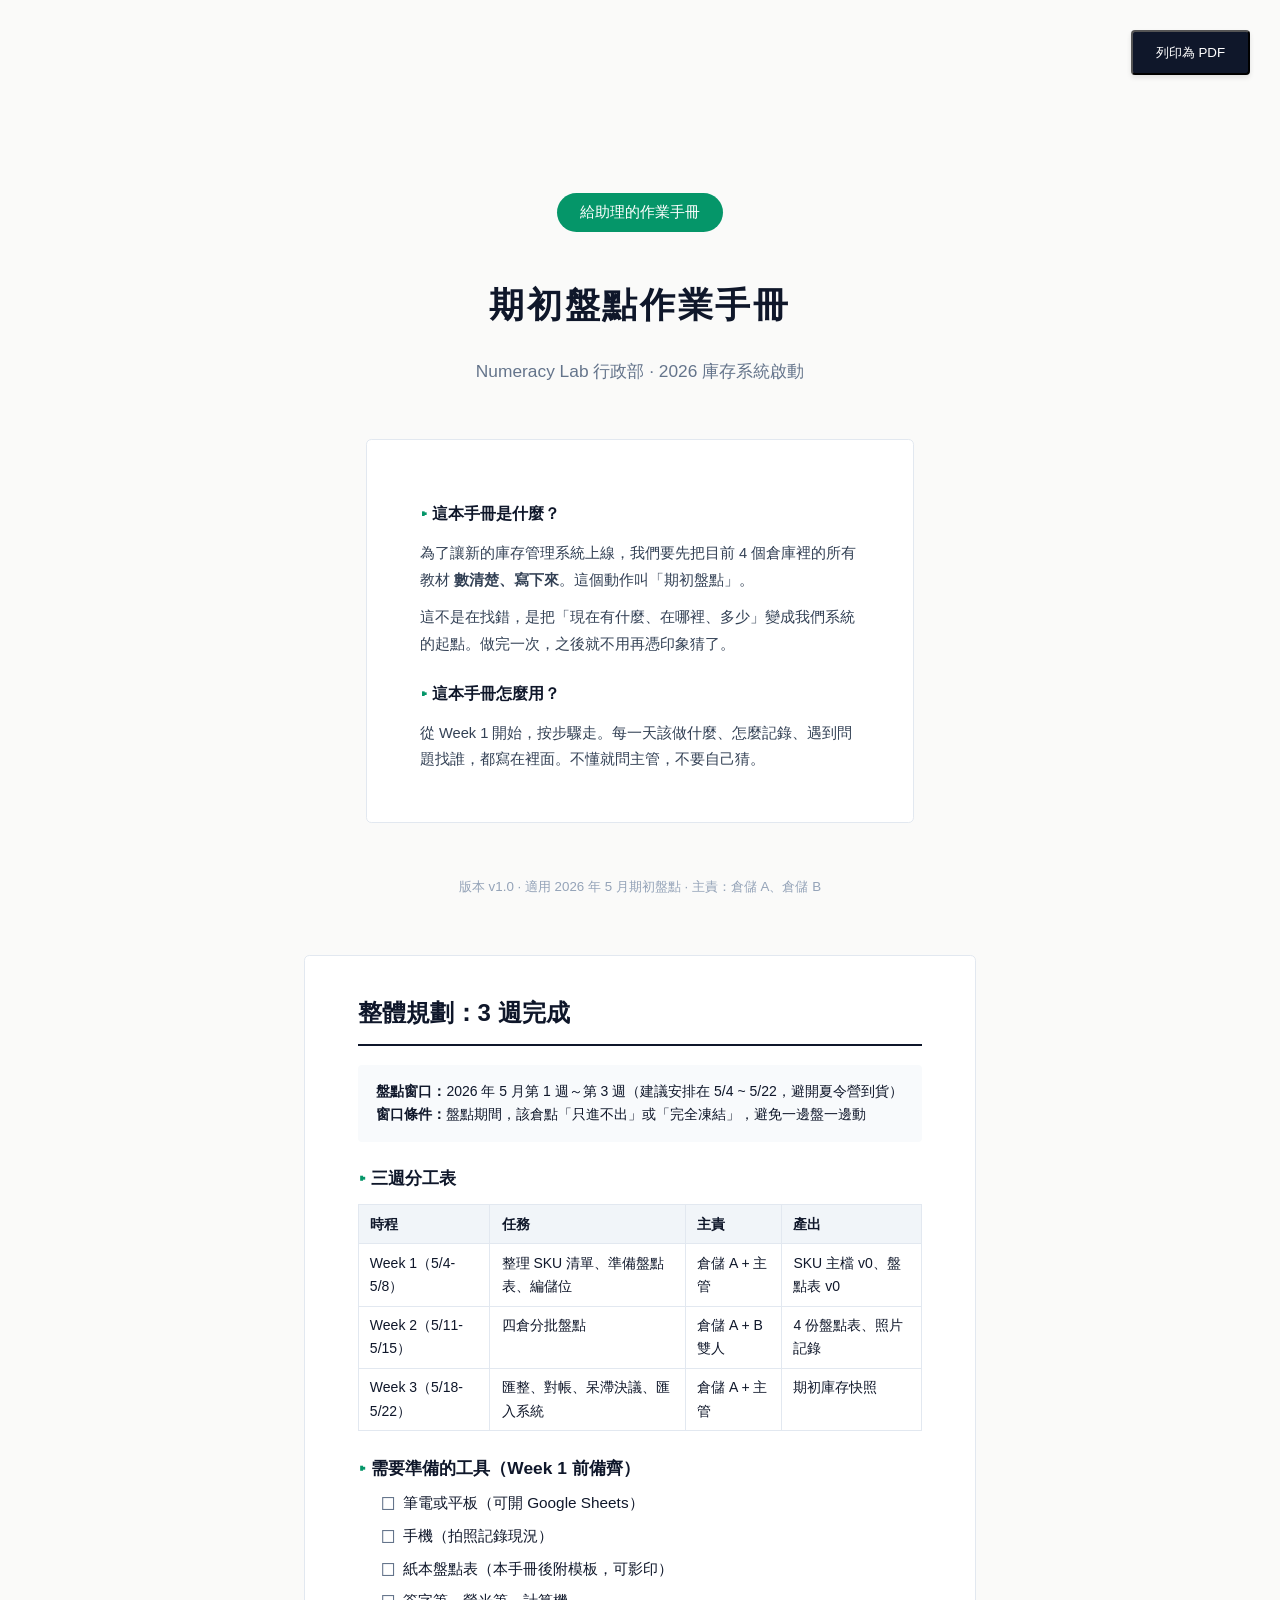
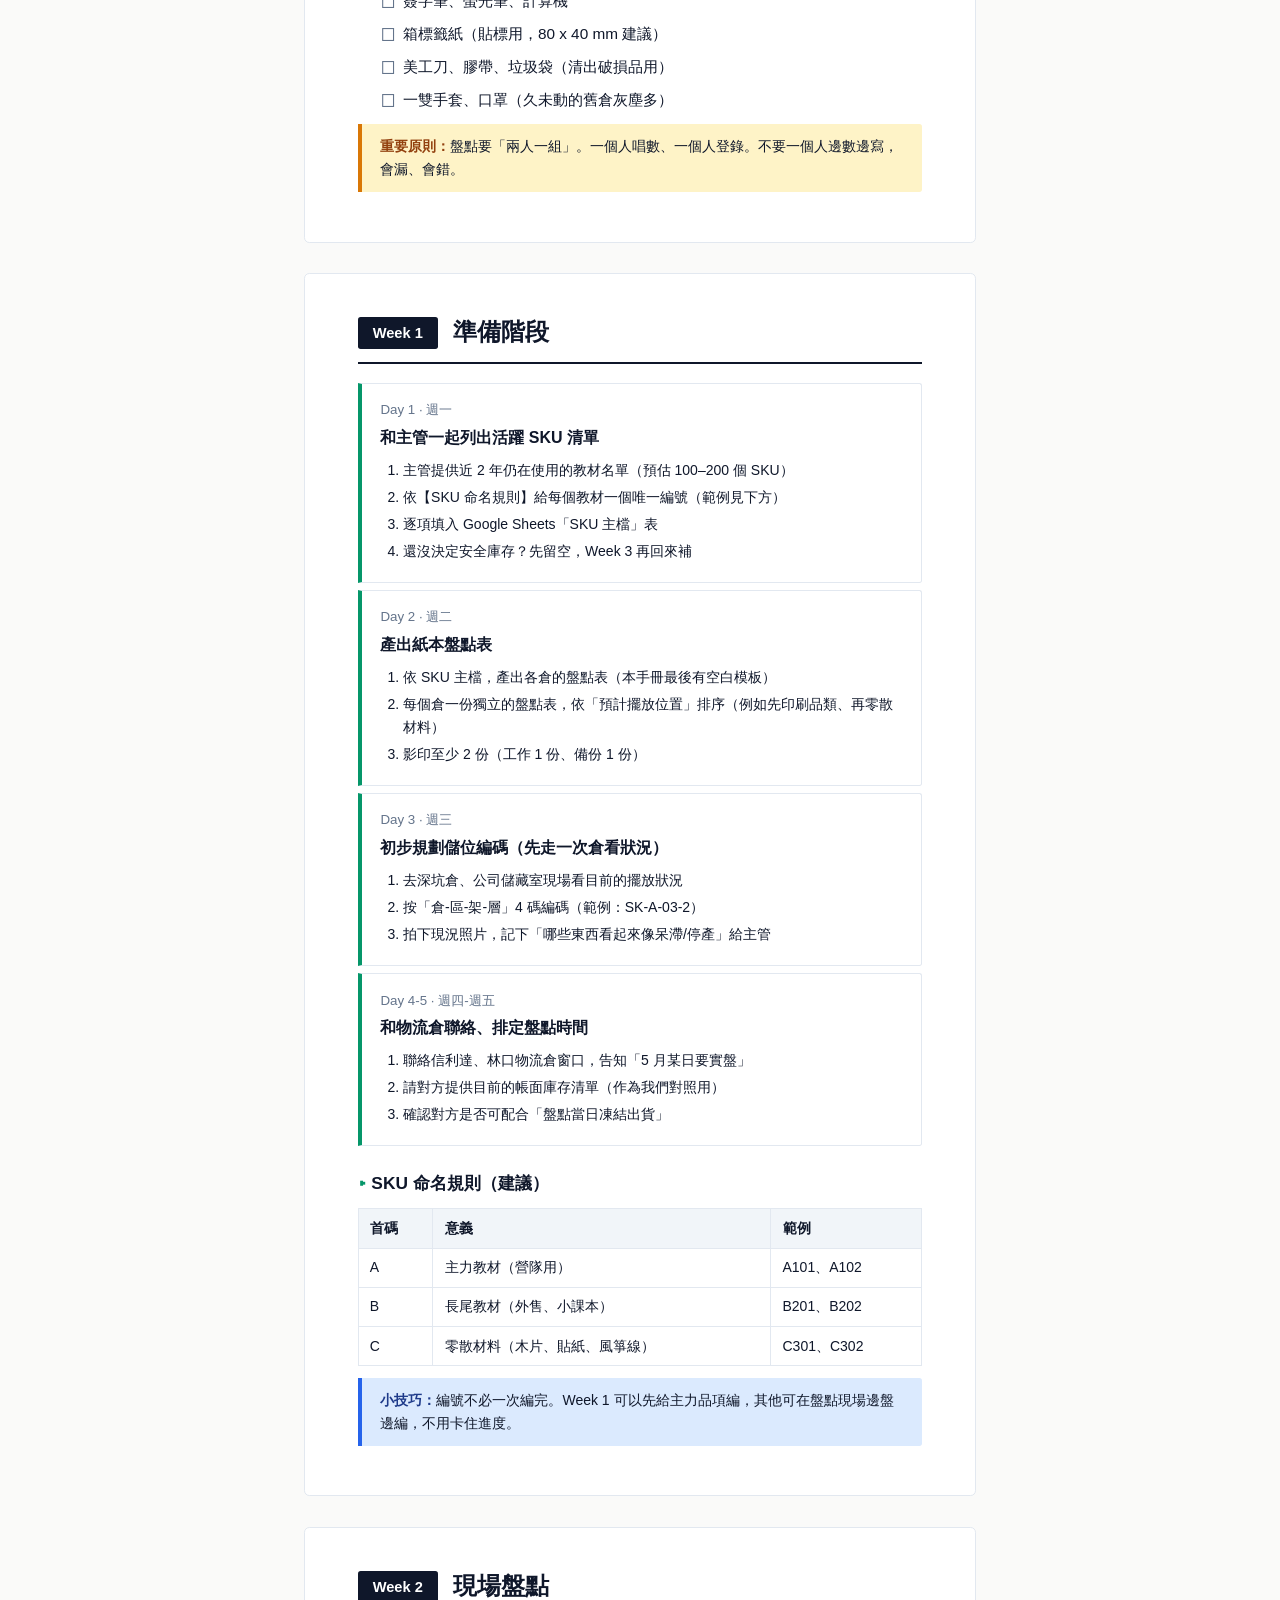
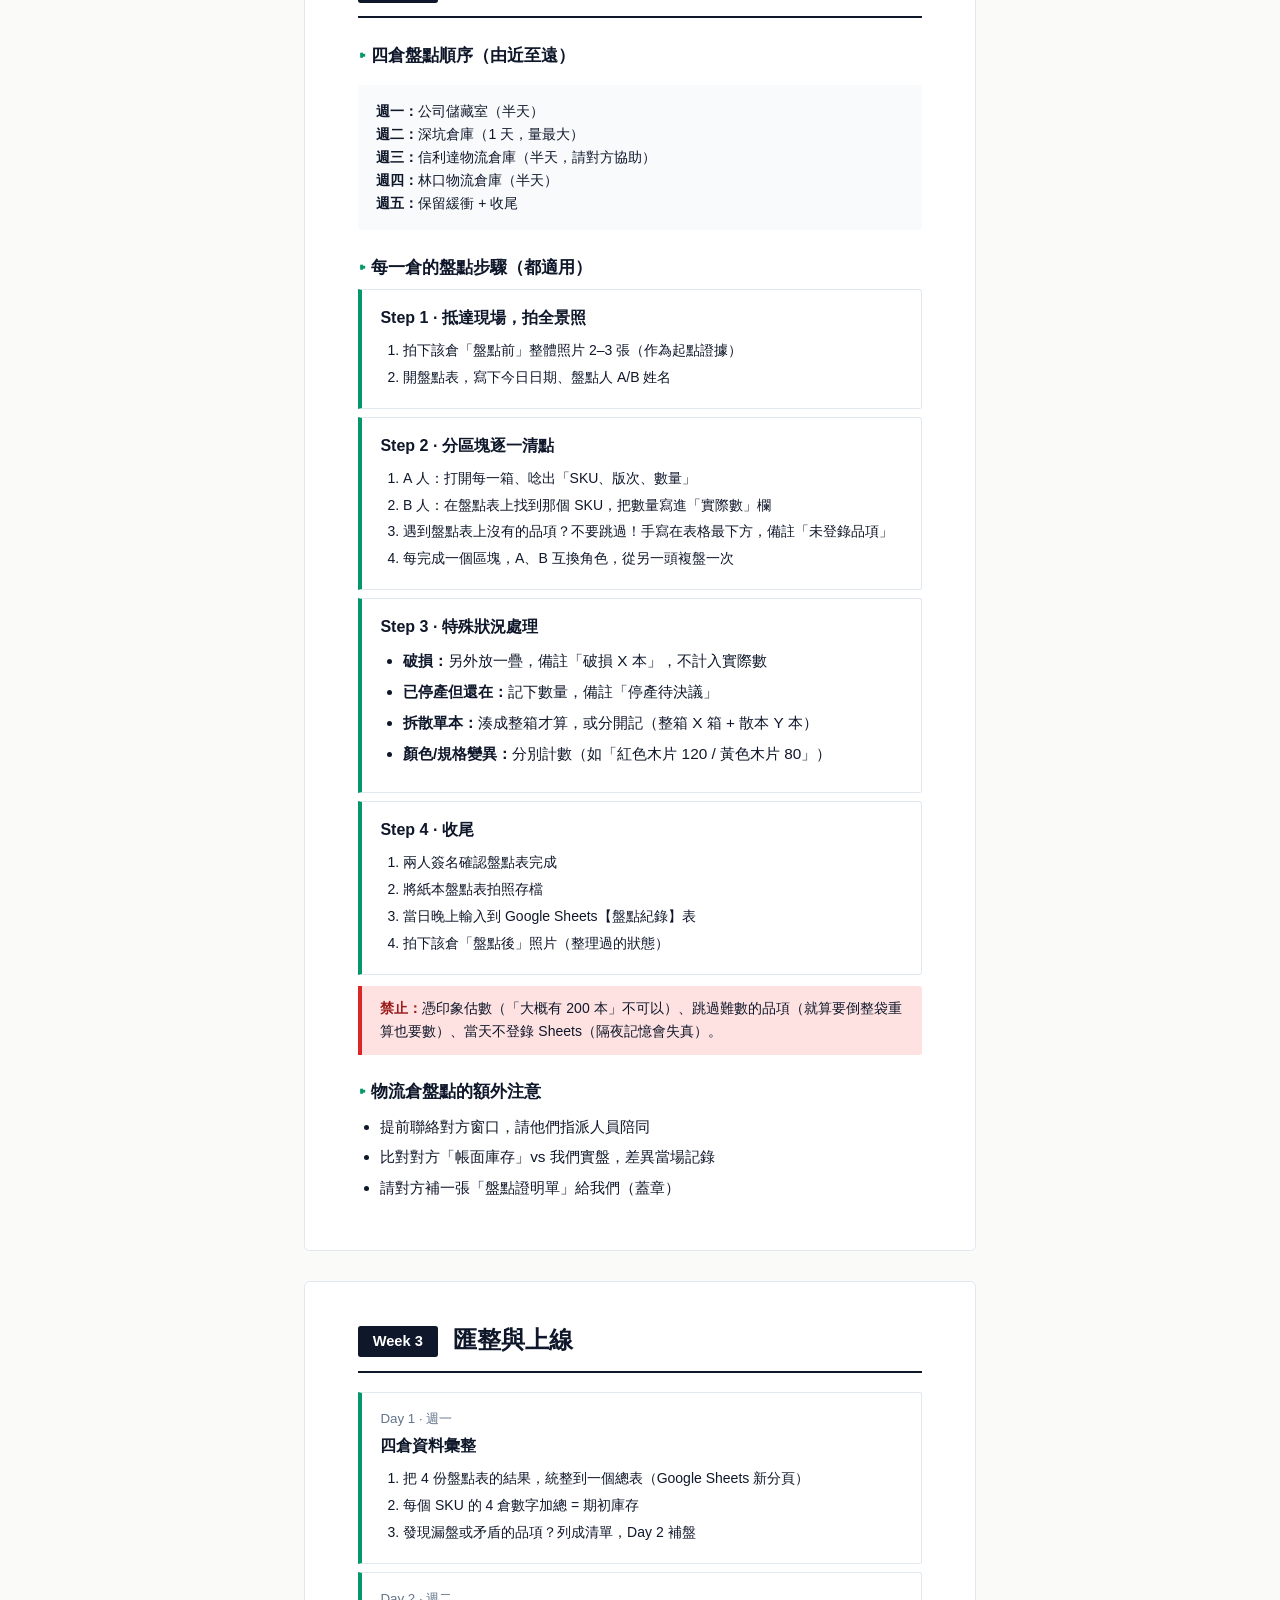
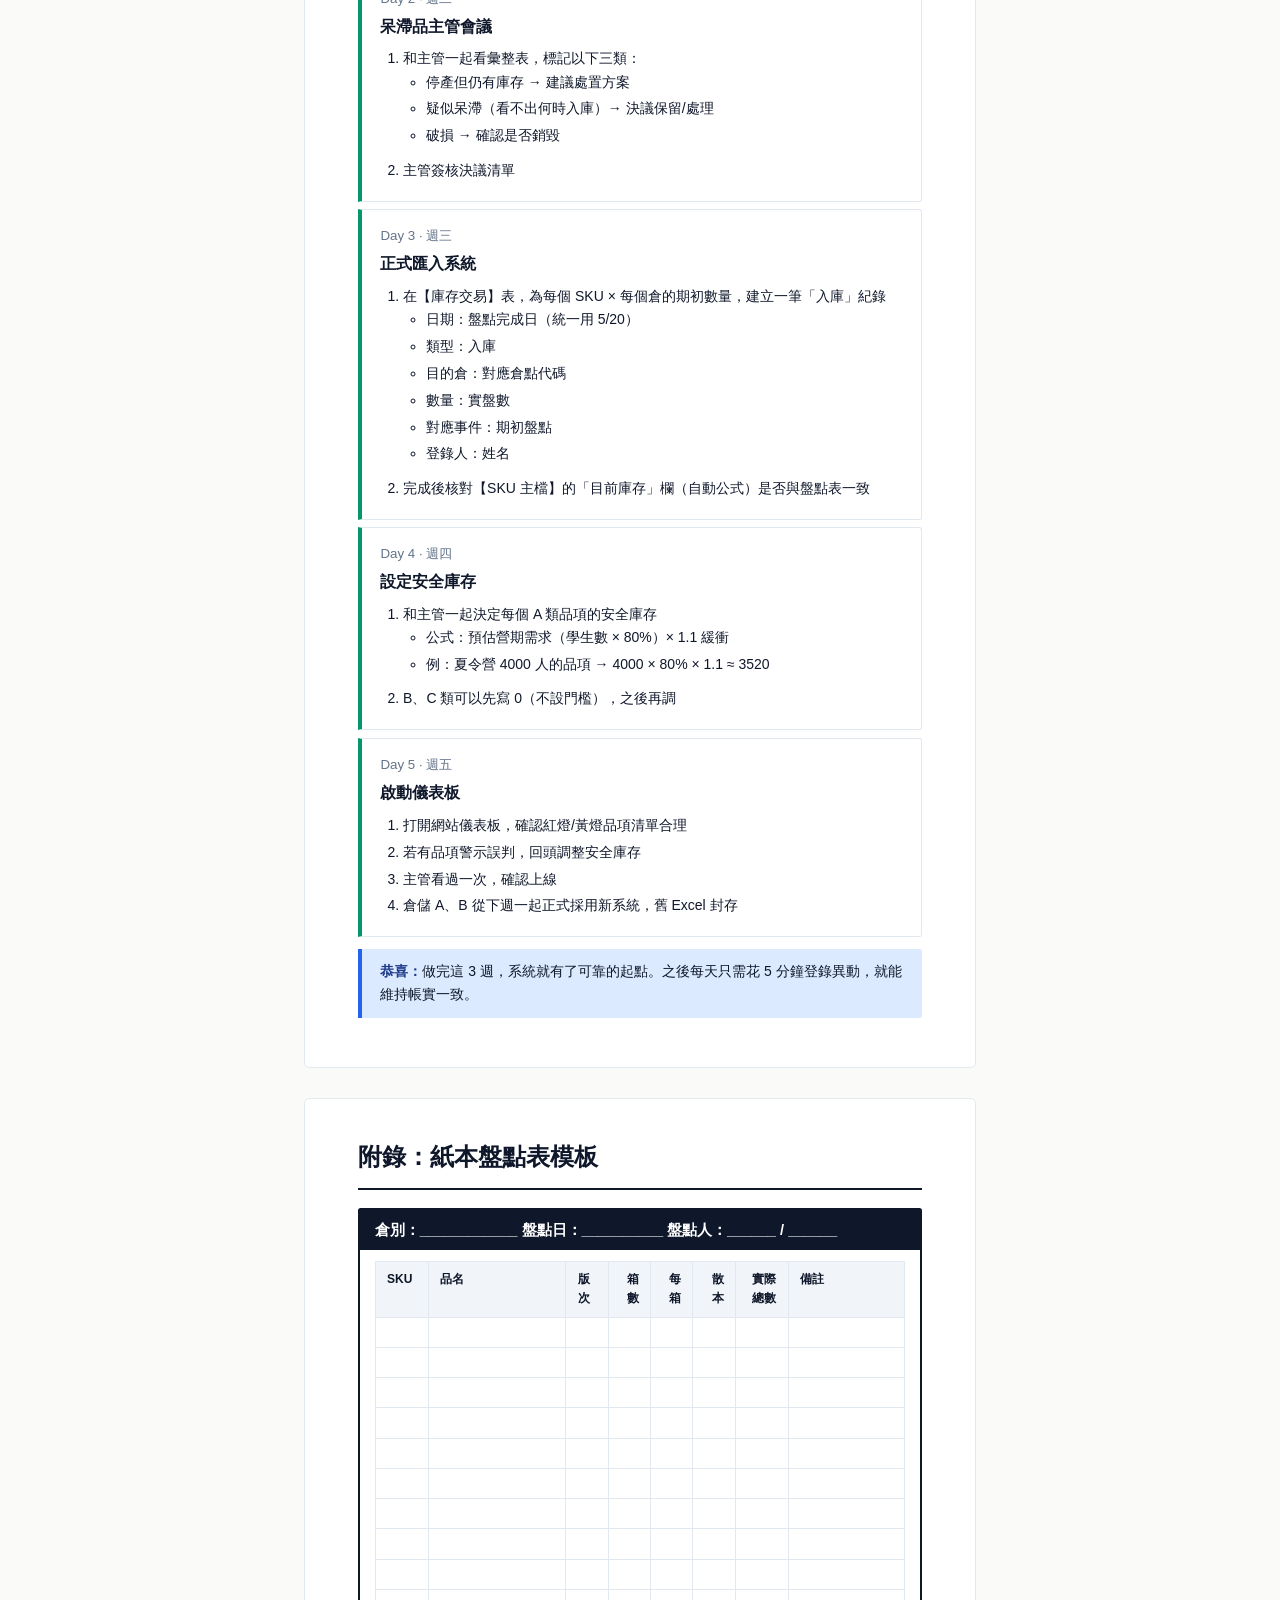
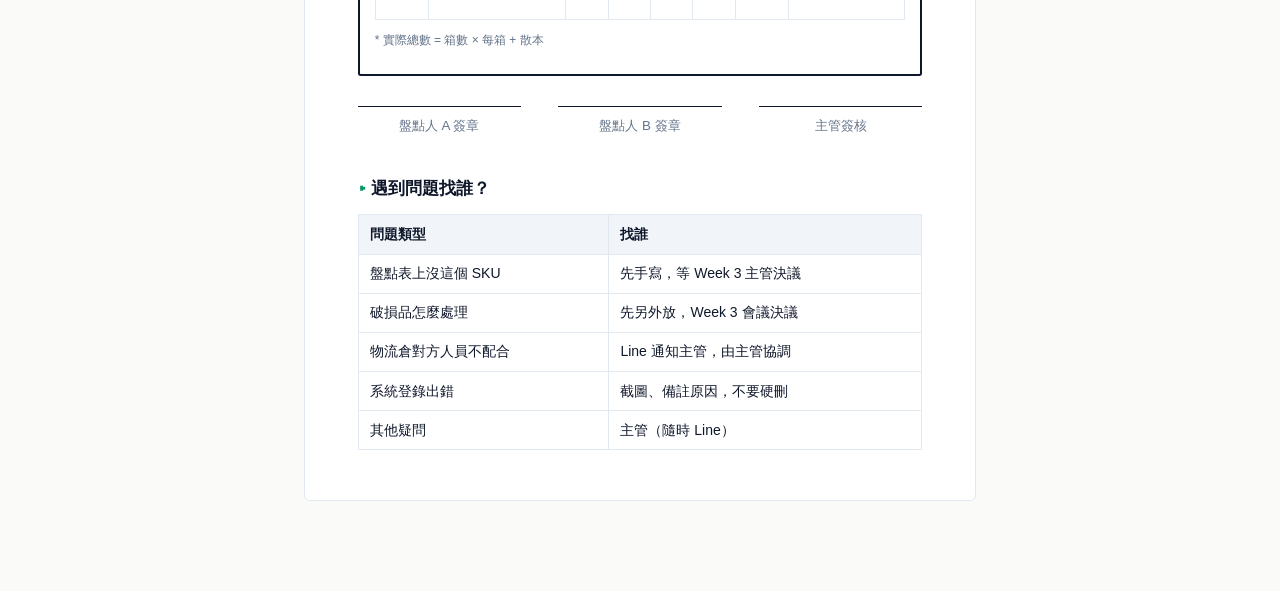
<file: docs/期初盤點作業手冊.html>
<!DOCTYPE html>
<html lang="zh-TW">
<head>
<meta charset="UTF-8">
<title>期初盤點作業手冊 · Numeracy Lab</title>
<style>
  @page { size: A4; margin: 18mm 16mm 18mm 16mm; }
  * { box-sizing: border-box; margin: 0; padding: 0; }
  html, body {
    font-family: "PingFang TC", "Noto Sans TC", "Microsoft JhengHei", sans-serif;
    color: #0f172a;
    font-size: 11.5pt;
    line-height: 1.65;
    background: #fafaf9;
  }
  body { max-width: 210mm; margin: 0 auto; padding: 16mm; }
  @media print { body { padding: 0; background: white; } .no-print { display: none; } .section { box-shadow: none; } }

  .cover {
    text-align: center;
    padding: 35mm 0 15mm;
    page-break-after: always;
  }
  .cover h1 { font-size: 26pt; font-weight: 700; margin-bottom: 6mm; letter-spacing: 2pt; }
  .cover .sub { font-size: 13pt; color: #64748b; margin-bottom: 14mm; }
  .cover .badge {
    display: inline-block;
    background: #059669;
    color: white;
    padding: 2mm 6mm;
    border-radius: 20pt;
    font-size: 11pt;
    margin-bottom: 12mm;
  }
  .cover .intro {
    text-align: left;
    max-width: 145mm;
    margin: 0 auto;
    background: white;
    border: 1px solid #e2e8f0;
    border-radius: 4pt;
    padding: 10mm 14mm;
    font-size: 11pt;
    line-height: 1.8;
  }
  .cover .intro h3 { font-size: 12pt; margin-bottom: 3mm; color: #0f172a; }
  .cover .intro p { color: #334155; margin-bottom: 3mm; }
  .cover .meta { margin-top: 14mm; font-size: 10pt; color: #94a3b8; }

  .section {
    page-break-before: always;
    background: white;
    border: 1px solid #e2e8f0;
    border-radius: 4pt;
    padding: 10mm 14mm;
    margin-bottom: 8mm;
  }
  .section:first-of-type { page-break-before: auto; }

  h2 {
    font-size: 18pt;
    font-weight: 700;
    padding-bottom: 3mm;
    margin-bottom: 5mm;
    border-bottom: 2px solid #0f172a;
  }
  h2 .week {
    display: inline-block;
    background: #0f172a;
    color: white;
    padding: 1mm 4mm;
    border-radius: 2pt;
    font-size: 11pt;
    margin-right: 4mm;
    vertical-align: middle;
  }

  h3 {
    font-size: 13pt;
    font-weight: 600;
    margin: 6mm 0 2mm;
  }
  h3::before {
    content: "▸ ";
    color: #059669;
  }

  p { margin-bottom: 2mm; }
  ol, ul { padding-left: 6mm; margin-bottom: 3mm; }
  li { margin-bottom: 1.5mm; }

  .timeline {
    margin: 4mm 0 6mm;
    padding: 4mm 5mm;
    background: #f8fafc;
    border-radius: 3pt;
    font-size: 10.5pt;
  }
  .timeline strong { color: #0f172a; }

  .day-box {
    border: 1px solid #e2e8f0;
    border-left: 4px solid #059669;
    padding: 4mm 5mm;
    margin: 2mm 0;
    background: white;
    border-radius: 0 2pt 2pt 0;
  }
  .day-box .day-label {
    font-size: 10pt;
    color: #64748b;
    margin-bottom: 1mm;
  }
  .day-box .day-title {
    font-weight: 600;
    font-size: 12pt;
    margin-bottom: 2mm;
  }
  .day-box ol { margin: 2mm 0 0; font-size: 10.5pt; }
  .day-box ol li { margin-bottom: 1mm; }

  table {
    width: 100%;
    border-collapse: collapse;
    margin: 3mm 0;
    font-size: 10.5pt;
  }
  th, td {
    border: 1px solid #e2e8f0;
    padding: 2mm 3mm;
    text-align: left;
    vertical-align: top;
  }
  th { background: #f1f5f9; font-weight: 600; }
  .num { text-align: right; }

  .callout {
    background: #fef3c7;
    border-left: 4px solid #d97706;
    padding: 3mm 5mm;
    margin: 3mm 0;
    font-size: 10.5pt;
    border-radius: 0 2pt 2pt 0;
  }
  .callout strong { color: #92400e; }

  .callout-info {
    background: #dbeafe;
    border-left-color: #2563eb;
  }
  .callout-info strong { color: #1e3a8a; }

  .callout-danger {
    background: #fee2e2;
    border-left-color: #dc2626;
  }
  .callout-danger strong { color: #991b1b; }

  .checklist li {
    list-style: none;
    padding-left: 6mm;
    position: relative;
    margin-bottom: 2mm;
  }
  .checklist li::before {
    content: "☐";
    position: absolute;
    left: 0;
    font-size: 13pt;
    color: #64748b;
  }

  .form-template {
    background: white;
    border: 2px solid #0f172a;
    border-radius: 2pt;
    padding: 4mm;
    margin: 4mm 0;
  }
  .form-template .form-title {
    background: #0f172a;
    color: white;
    padding: 2mm 4mm;
    margin: -4mm -4mm 3mm;
    font-weight: 600;
    font-size: 11pt;
  }
  .form-template table { font-size: 9.5pt; }
  .form-template th { background: #f1f5f9; font-size: 9pt; }

  .sig-block {
    margin-top: 8mm;
    display: flex;
    gap: 10mm;
    font-size: 10pt;
  }
  .sig-block .sig {
    flex: 1;
    border-top: 1px solid #0f172a;
    padding-top: 2mm;
    text-align: center;
    color: #64748b;
  }

  .no-print {
    position: fixed;
    top: 8mm;
    right: 8mm;
    background: #0f172a;
    color: white;
    padding: 3mm 6mm;
    border-radius: 3pt;
    cursor: pointer;
    font-size: 10pt;
    box-shadow: 0 2pt 4pt rgba(0,0,0,0.1);
  }
</style>
</head>
<body>

<button class="no-print" onclick="window.print()">列印為 PDF</button>

<div class="cover">
  <div class="badge">給助理的作業手冊</div>
  <h1>期初盤點作業手冊</h1>
  <div class="sub">Numeracy Lab 行政部 · 2026 庫存系統啟動</div>

  <div class="intro">
    <h3>這本手冊是什麼？</h3>
    <p>為了讓新的庫存管理系統上線，我們要先把目前 4 個倉庫裡的所有教材 <strong>數清楚、寫下來</strong>。這個動作叫「期初盤點」。</p>
    <p>這不是在找錯，是把「現在有什麼、在哪裡、多少」變成我們系統的起點。做完一次，之後就不用再憑印象猜了。</p>
    <h3>這本手冊怎麼用？</h3>
    <p>從 Week 1 開始，按步驟走。每一天該做什麼、怎麼記錄、遇到問題找誰，都寫在裡面。不懂就問主管，不要自己猜。</p>
  </div>

  <div class="meta">版本 v1.0 · 適用 2026 年 5 月期初盤點 · 主責：倉儲 A、倉儲 B</div>
</div>

<!-- 全貌 -->
<section class="section">
  <h2>整體規劃：3 週完成</h2>

  <div class="timeline">
    <strong>盤點窗口：</strong>2026 年 5 月第 1 週～第 3 週（建議安排在 5/4 ~ 5/22，避開夏令營到貨）<br>
    <strong>窗口條件：</strong>盤點期間，該倉點「只進不出」或「完全凍結」，避免一邊盤一邊動
  </div>

  <h3>三週分工表</h3>
  <table>
    <tr><th>時程</th><th>任務</th><th>主責</th><th>產出</th></tr>
    <tr><td>Week 1（5/4-5/8）</td><td>整理 SKU 清單、準備盤點表、編儲位</td><td>倉儲 A + 主管</td><td>SKU 主檔 v0、盤點表 v0</td></tr>
    <tr><td>Week 2（5/11-5/15）</td><td>四倉分批盤點</td><td>倉儲 A + B 雙人</td><td>4 份盤點表、照片記錄</td></tr>
    <tr><td>Week 3（5/18-5/22）</td><td>匯整、對帳、呆滯決議、匯入系統</td><td>倉儲 A + 主管</td><td>期初庫存快照</td></tr>
  </table>

  <h3>需要準備的工具（Week 1 前備齊）</h3>
  <ul class="checklist">
    <li>筆電或平板（可開 Google Sheets）</li>
    <li>手機（拍照記錄現況）</li>
    <li>紙本盤點表（本手冊後附模板，可影印）</li>
    <li>簽字筆、螢光筆、計算機</li>
    <li>箱標籤紙（貼標用，80 x 40 mm 建議）</li>
    <li>美工刀、膠帶、垃圾袋（清出破損品用）</li>
    <li>一雙手套、口罩（久未動的舊倉灰塵多）</li>
  </ul>

  <div class="callout">
    <strong>重要原則：</strong>盤點要「兩人一組」。一個人唱數、一個人登錄。不要一個人邊數邊寫，會漏、會錯。
  </div>
</section>

<!-- Week 1 -->
<section class="section">
  <h2><span class="week">Week 1</span>準備階段</h2>

  <div class="day-box">
    <div class="day-label">Day 1 · 週一</div>
    <div class="day-title">和主管一起列出活躍 SKU 清單</div>
    <ol>
      <li>主管提供近 2 年仍在使用的教材名單（預估 100–200 個 SKU）</li>
      <li>依【SKU 命名規則】給每個教材一個唯一編號（範例見下方）</li>
      <li>逐項填入 Google Sheets「SKU 主檔」表</li>
      <li>還沒決定安全庫存？先留空，Week 3 再回來補</li>
    </ol>
  </div>

  <div class="day-box">
    <div class="day-label">Day 2 · 週二</div>
    <div class="day-title">產出紙本盤點表</div>
    <ol>
      <li>依 SKU 主檔，產出各倉的盤點表（本手冊最後有空白模板）</li>
      <li>每個倉一份獨立的盤點表，依「預計擺放位置」排序（例如先印刷品類、再零散材料）</li>
      <li>影印至少 2 份（工作 1 份、備份 1 份）</li>
    </ol>
  </div>

  <div class="day-box">
    <div class="day-label">Day 3 · 週三</div>
    <div class="day-title">初步規劃儲位編碼（先走一次倉看狀況）</div>
    <ol>
      <li>去深坑倉、公司儲藏室現場看目前的擺放狀況</li>
      <li>按「倉-區-架-層」4 碼編碼（範例：SK-A-03-2）</li>
      <li>拍下現況照片，記下「哪些東西看起來像呆滯/停產」給主管</li>
    </ol>
  </div>

  <div class="day-box">
    <div class="day-label">Day 4-5 · 週四-週五</div>
    <div class="day-title">和物流倉聯絡、排定盤點時間</div>
    <ol>
      <li>聯絡信利達、林口物流倉窗口，告知「5 月某日要實盤」</li>
      <li>請對方提供目前的帳面庫存清單（作為我們對照用）</li>
      <li>確認對方是否可配合「盤點當日凍結出貨」</li>
    </ol>
  </div>

  <h3>SKU 命名規則（建議）</h3>
  <table>
    <tr><th>首碼</th><th>意義</th><th>範例</th></tr>
    <tr><td>A</td><td>主力教材（營隊用）</td><td>A101、A102</td></tr>
    <tr><td>B</td><td>長尾教材（外售、小課本）</td><td>B201、B202</td></tr>
    <tr><td>C</td><td>零散材料（木片、貼紙、風箏線）</td><td>C301、C302</td></tr>
  </table>

  <div class="callout-info callout">
    <strong>小技巧：</strong>編號不必一次編完。Week 1 可以先給主力品項編，其他可在盤點現場邊盤邊編，不用卡住進度。
  </div>
</section>

<!-- Week 2 -->
<section class="section">
  <h2><span class="week">Week 2</span>現場盤點</h2>

  <h3>四倉盤點順序（由近至遠）</h3>
  <div class="timeline">
    <strong>週一：</strong>公司儲藏室（半天）<br>
    <strong>週二：</strong>深坑倉庫（1 天，量最大）<br>
    <strong>週三：</strong>信利達物流倉庫（半天，請對方協助）<br>
    <strong>週四：</strong>林口物流倉庫（半天）<br>
    <strong>週五：</strong>保留緩衝 + 收尾
  </div>

  <h3>每一倉的盤點步驟（都適用）</h3>

  <div class="day-box">
    <div class="day-title">Step 1 · 抵達現場，拍全景照</div>
    <ol>
      <li>拍下該倉「盤點前」整體照片 2–3 張（作為起點證據）</li>
      <li>開盤點表，寫下今日日期、盤點人 A/B 姓名</li>
    </ol>
  </div>

  <div class="day-box">
    <div class="day-title">Step 2 · 分區塊逐一清點</div>
    <ol>
      <li>A 人：打開每一箱、唸出「SKU、版次、數量」</li>
      <li>B 人：在盤點表上找到那個 SKU，把數量寫進「實際數」欄</li>
      <li>遇到盤點表上沒有的品項？不要跳過！手寫在表格最下方，備註「未登錄品項」</li>
      <li>每完成一個區塊，A、B 互換角色，從另一頭複盤一次</li>
    </ol>
  </div>

  <div class="day-box">
    <div class="day-title">Step 3 · 特殊狀況處理</div>
    <ul>
      <li><strong>破損：</strong>另外放一疊，備註「破損 X 本」，不計入實際數</li>
      <li><strong>已停產但還在：</strong>記下數量，備註「停產待決議」</li>
      <li><strong>拆散單本：</strong>湊成整箱才算，或分開記（整箱 X 箱 + 散本 Y 本）</li>
      <li><strong>顏色/規格變異：</strong>分別計數（如「紅色木片 120 / 黃色木片 80」）</li>
    </ul>
  </div>

  <div class="day-box">
    <div class="day-title">Step 4 · 收尾</div>
    <ol>
      <li>兩人簽名確認盤點表完成</li>
      <li>將紙本盤點表拍照存檔</li>
      <li>當日晚上輸入到 Google Sheets【盤點紀錄】表</li>
      <li>拍下該倉「盤點後」照片（整理過的狀態）</li>
    </ol>
  </div>

  <div class="callout callout-danger">
    <strong>禁止：</strong>憑印象估數（「大概有 200 本」不可以）、跳過難數的品項（就算要倒整袋重算也要數）、當天不登錄 Sheets（隔夜記憶會失真）。
  </div>

  <h3>物流倉盤點的額外注意</h3>
  <ul>
    <li>提前聯絡對方窗口，請他們指派人員陪同</li>
    <li>比對對方「帳面庫存」vs 我們實盤，差異當場記錄</li>
    <li>請對方補一張「盤點證明單」給我們（蓋章）</li>
  </ul>
</section>

<!-- Week 3 -->
<section class="section">
  <h2><span class="week">Week 3</span>匯整與上線</h2>

  <div class="day-box">
    <div class="day-label">Day 1 · 週一</div>
    <div class="day-title">四倉資料彙整</div>
    <ol>
      <li>把 4 份盤點表的結果，統整到一個總表（Google Sheets 新分頁）</li>
      <li>每個 SKU 的 4 倉數字加總 = 期初庫存</li>
      <li>發現漏盤或矛盾的品項？列成清單，Day 2 補盤</li>
    </ol>
  </div>

  <div class="day-box">
    <div class="day-label">Day 2 · 週二</div>
    <div class="day-title">呆滯品主管會議</div>
    <ol>
      <li>和主管一起看彙整表，標記以下三類：
        <ul>
          <li>停產但仍有庫存 → 建議處置方案</li>
          <li>疑似呆滯（看不出何時入庫）→ 決議保留/處理</li>
          <li>破損 → 確認是否銷毀</li>
        </ul>
      </li>
      <li>主管簽核決議清單</li>
    </ol>
  </div>

  <div class="day-box">
    <div class="day-label">Day 3 · 週三</div>
    <div class="day-title">正式匯入系統</div>
    <ol>
      <li>在【庫存交易】表，為每個 SKU × 每個倉的期初數量，建立一筆「入庫」紀錄
        <ul>
          <li>日期：盤點完成日（統一用 5/20）</li>
          <li>類型：入庫</li>
          <li>目的倉：對應倉點代碼</li>
          <li>數量：實盤數</li>
          <li>對應事件：期初盤點</li>
          <li>登錄人：姓名</li>
        </ul>
      </li>
      <li>完成後核對【SKU 主檔】的「目前庫存」欄（自動公式）是否與盤點表一致</li>
    </ol>
  </div>

  <div class="day-box">
    <div class="day-label">Day 4 · 週四</div>
    <div class="day-title">設定安全庫存</div>
    <ol>
      <li>和主管一起決定每個 A 類品項的安全庫存
        <ul>
          <li>公式：預估營期需求（學生數 × 80%）× 1.1 緩衝</li>
          <li>例：夏令營 4000 人的品項 → 4000 × 80% × 1.1 ≈ 3520</li>
        </ul>
      </li>
      <li>B、C 類可以先寫 0（不設門檻），之後再調</li>
    </ol>
  </div>

  <div class="day-box">
    <div class="day-label">Day 5 · 週五</div>
    <div class="day-title">啟動儀表板</div>
    <ol>
      <li>打開網站儀表板，確認紅燈/黃燈品項清單合理</li>
      <li>若有品項警示誤判，回頭調整安全庫存</li>
      <li>主管看過一次，確認上線</li>
      <li>倉儲 A、B 從下週一起正式採用新系統，舊 Excel 封存</li>
    </ol>
  </div>

  <div class="callout callout-info">
    <strong>恭喜：</strong>做完這 3 週，系統就有了可靠的起點。之後每天只需花 5 分鐘登錄異動，就能維持帳實一致。
  </div>
</section>

<!-- 盤點表模板 -->
<section class="section">
  <h2>附錄：紙本盤點表模板</h2>

  <div class="form-template">
    <div class="form-title">倉別：____________ 盤點日：__________ 盤點人：______ / ______</div>
    <table>
      <tr>
        <th style="width:10%">SKU</th>
        <th style="width:26%">品名</th>
        <th style="width:8%">版次</th>
        <th style="width:8%" class="num">箱數</th>
        <th style="width:8%" class="num">每箱</th>
        <th style="width:8%" class="num">散本</th>
        <th style="width:10%" class="num">實際總數</th>
        <th style="width:22%">備註</th>
      </tr>
      <tr style="height: 8mm"><td></td><td></td><td></td><td></td><td></td><td></td><td></td><td></td></tr>
      <tr style="height: 8mm"><td></td><td></td><td></td><td></td><td></td><td></td><td></td><td></td></tr>
      <tr style="height: 8mm"><td></td><td></td><td></td><td></td><td></td><td></td><td></td><td></td></tr>
      <tr style="height: 8mm"><td></td><td></td><td></td><td></td><td></td><td></td><td></td><td></td></tr>
      <tr style="height: 8mm"><td></td><td></td><td></td><td></td><td></td><td></td><td></td><td></td></tr>
      <tr style="height: 8mm"><td></td><td></td><td></td><td></td><td></td><td></td><td></td><td></td></tr>
      <tr style="height: 8mm"><td></td><td></td><td></td><td></td><td></td><td></td><td></td><td></td></tr>
      <tr style="height: 8mm"><td></td><td></td><td></td><td></td><td></td><td></td><td></td><td></td></tr>
      <tr style="height: 8mm"><td></td><td></td><td></td><td></td><td></td><td></td><td></td><td></td></tr>
      <tr style="height: 8mm"><td></td><td></td><td></td><td></td><td></td><td></td><td></td><td></td></tr>
    </table>
    <p style="font-size: 9pt; color: #64748b; margin-top: 3mm;">* 實際總數 = 箱數 × 每箱 + 散本</p>
  </div>

  <div class="sig-block">
    <div class="sig">盤點人 A 簽章</div>
    <div class="sig">盤點人 B 簽章</div>
    <div class="sig">主管簽核</div>
  </div>

  <h3 style="margin-top:10mm">遇到問題找誰？</h3>
  <table>
    <tr><th>問題類型</th><th>找誰</th></tr>
    <tr><td>盤點表上沒這個 SKU</td><td>先手寫，等 Week 3 主管決議</td></tr>
    <tr><td>破損品怎麼處理</td><td>先另外放，Week 3 會議決議</td></tr>
    <tr><td>物流倉對方人員不配合</td><td>Line 通知主管，由主管協調</td></tr>
    <tr><td>系統登錄出錯</td><td>截圖、備註原因，不要硬刪</td></tr>
    <tr><td>其他疑問</td><td>主管（隨時 Line）</td></tr>
  </table>
</section>

</body>
</html>
</file>
<file: assets/style.css>
:root {
  --bg: #f8fafc;
  --card: #ffffff;
  --text-primary: #0f172a;
  --text-secondary: #64748b;
  --text-muted: #94a3b8;
  --border: #e2e8f0;
  --border-strong: #cbd5e1;
  --hover: #f1f5f9;
  --success: #059669;
  --success-bg: #d1fae5;
  --warning: #d97706;
  --warning-bg: #fef3c7;
  --danger: #dc2626;
  --danger-bg: #fee2e2;
  --neutral-bg: #f1f5f9;
  --info: #2563eb;

  --brand: #4f46e5;
  --brand-bg: #eef2ff;
  --brand-hover: #4338ca;

  --cat-a: #7c3aed;
  --cat-a-bg: #f3e8ff;
  --cat-b: #0284c7;
  --cat-b-bg: #e0f2fe;
  --cat-c: #0d9488;
  --cat-c-bg: #ccfbf1;

  --winter: #1d4ed8;
  --winter-bg: #dbeafe;
  --summer: #b45309;
  --summer-bg: #fef3c7;
  --allyear: #047857;
  --allyear-bg: #d1fae5;

  --wh-of: #7e22ce;
  --wh-of-bg: #f3e8ff;
  --wh-sk: #0e7490;
  --wh-sk-bg: #cffafe;
  --wh-xl: #be123c;
  --wh-xl-bg: #ffe4e6;
  --wh-lk: #c2410c;
  --wh-lk-bg: #ffedd5;
}

* { box-sizing: border-box; margin: 0; padding: 0; }

html, body {
  font-family: -apple-system, BlinkMacSystemFont, "Segoe UI", "PingFang TC", "Noto Sans TC", "Microsoft JhengHei", sans-serif;
  background: var(--bg);
  color: var(--text-primary);
  font-size: 14px;
  line-height: 1.5;
}

a { color: inherit; text-decoration: none; }

.demo-banner {
  background: linear-gradient(90deg, #fef3c7 0%, #fde68a 100%);
  border-bottom: 2px solid #d97706;
  color: #78350f;
  padding: 10px 20px;
  text-align: center;
  font-size: 13.5px;
  line-height: 1.5;
  letter-spacing: 0.3px;
  display: flex;
  align-items: center;
  justify-content: center;
  gap: 8px;
  flex-wrap: wrap;
}
.demo-banner strong { color: #78350f; font-weight: 700; }
.demo-banner-icon { font-size: 16px; }
.demo-banner-sep { color: #d97706; margin: 0 2px; }

@media (max-width: 600px) {
  .demo-banner { font-size: 12px; padding: 8px 12px; }
}

.nav {
  background: var(--card);
  border-bottom: 1px solid var(--border);
  padding: 12px 24px;
  display: flex;
  align-items: center;
  gap: 24px;
  flex-wrap: wrap;
}

.nav-brand {
  font-weight: 600;
  font-size: 15px;
  color: var(--text-primary);
}

.nav-links {
  display: flex;
  gap: 4px;
}

.nav-link {
  color: var(--text-secondary);
  padding: 6px 12px;
  border-radius: 6px;
  font-size: 14px;
  transition: background 0.15s, color 0.15s;
}

.nav-link:hover { background: var(--hover); color: var(--text-primary); }
.nav-link.active { color: var(--brand); background: var(--brand-bg); font-weight: 500; }

.nav-brand::before {
  content: "";
  display: inline-block;
  width: 4px;
  height: 16px;
  background: var(--brand);
  margin-right: 10px;
  vertical-align: -2px;
  border-radius: 2px;
}

.updated {
  margin-left: auto;
  color: var(--text-muted);
  font-size: 13px;
}

.container {
  max-width: 1280px;
  margin: 0 auto;
  padding: 24px;
}

.page-title {
  font-size: 22px;
  font-weight: 600;
  margin-bottom: 4px;
  color: var(--text-primary);
  border-left: 3px solid var(--brand);
  padding-left: 10px;
  line-height: 1.2;
}

.page-subtitle {
  color: var(--text-secondary);
  margin-bottom: 20px;
  font-size: 14px;
}

.kpi-grid {
  display: grid;
  grid-template-columns: repeat(4, 1fr);
  gap: 12px;
  margin-bottom: 24px;
}

.kpi {
  background: var(--card);
  border: 1px solid var(--border);
  border-radius: 8px;
  padding: 16px;
  position: relative;
  overflow: hidden;
}
.kpi[data-accent]::before {
  content: "";
  position: absolute;
  top: 0; left: 0; right: 0;
  height: 3px;
}
.kpi[data-accent="brand"]::before { background: var(--brand); }
.kpi[data-accent="danger"]::before { background: var(--danger); }
.kpi[data-accent="warning"]::before { background: var(--warning); }
.kpi[data-accent="success"]::before { background: var(--success); }
.kpi[data-accent="muted"]::before { background: var(--text-muted); }

.kpi-label {
  font-size: 13px;
  color: var(--text-secondary);
  margin-bottom: 6px;
}

.kpi-value {
  font-size: 28px;
  font-weight: 600;
  font-variant-numeric: tabular-nums;
  line-height: 1.2;
}

.kpi-sub {
  font-size: 12px;
  color: var(--text-muted);
  margin-top: 6px;
}

.card {
  background: var(--card);
  border: 1px solid var(--border);
  border-radius: 8px;
  padding: 20px;
  margin-bottom: 16px;
}

.card-title {
  font-size: 15px;
  font-weight: 600;
  margin-bottom: 12px;
  display: flex;
  justify-content: space-between;
  align-items: baseline;
  gap: 8px;
  position: relative;
  padding-left: 14px;
}
.card-title::before {
  content: "";
  position: absolute;
  left: 0;
  top: 7px;
  width: 6px;
  height: 6px;
  background: var(--brand);
  border-radius: 50%;
}

.card-title-aside {
  font-size: 13px;
  color: var(--text-secondary);
  font-weight: 400;
}

table {
  width: 100%;
  border-collapse: collapse;
  font-variant-numeric: tabular-nums;
  font-size: 14px;
}

th {
  text-align: left;
  font-size: 12px;
  font-weight: 500;
  color: var(--text-secondary);
  padding: 10px 12px;
  border-bottom: 1px solid var(--border);
  background: var(--card);
  white-space: nowrap;
}

td {
  padding: 10px 12px;
  border-bottom: 1px solid var(--border);
}

tr:last-child td { border-bottom: 0; }
tbody tr:nth-child(even) td { background: #fcfcfb; }
tbody tr:hover td { background: var(--brand-bg); }

td.num, th.num { text-align: right; }
td.center, th.center { text-align: center; }

.cell-muted { color: var(--text-muted); }
.cell-bold { font-weight: 600; }

.pill {
  display: inline-block;
  padding: 2px 8px;
  border-radius: 10px;
  font-size: 12px;
  font-weight: 500;
  line-height: 1.5;
  white-space: nowrap;
}

.pill-ok { background: var(--success-bg); color: var(--success); }
.pill-warn { background: var(--warning-bg); color: var(--warning); }
.pill-danger { background: var(--danger-bg); color: var(--danger); }
.pill-neutral { background: var(--neutral-bg); color: var(--text-secondary); }

.pill-sku-finished { background: #e0e7ff; color: #3730a3; }
.pill-sku-component { background: #cffafe; color: #155e75; }
.pill-sku-raw { background: #fef9c3; color: #854d0e; }
.pill-sku-wip { background: #fce7f3; color: #9f1239; }

.pill-grade-elementary { background: #ccfbf1; color: #0f766e; }
.pill-grade-junior { background: #ede9fe; color: #6d28d9; }

.pill-purpose-explore { background: #fef3c7; color: #b45309; }
.pill-purpose-project { background: #e0f2fe; color: #0369a1; }
.pill-purpose-thinking { background: #d1fae5; color: #047857; }
.pill-purpose-book { background: #ddd6fe; color: #5b21b6; }
.pill-purpose-marketing { background: #ffe4e6; color: #be123c; }
.pill-purpose-gift { background: #fae8ff; color: #a21caf; }
.pill-purpose-admin { background: #e2e8f0; color: #475569; }
.pill-purpose-teach { background: #fed7aa; color: #9a3412; }
.pill-purpose-other { background: #f1f5f9; color: #64748b; }

.pill-type-in { background: var(--success-bg); color: var(--success); }
.pill-type-out { background: var(--danger-bg); color: var(--danger); }
.pill-type-move { background: var(--brand-bg); color: var(--brand); }
.pill-type-adjust { background: #f3e8ff; color: #7e22ce; }

.pill-wh-OF { background: var(--wh-of-bg); color: var(--wh-of); }
.pill-wh-SK { background: var(--wh-sk-bg); color: var(--wh-sk); }
.pill-wh-XL { background: var(--wh-xl-bg); color: var(--wh-xl); }
.pill-wh-LK { background: var(--wh-lk-bg); color: var(--wh-lk); }

.doc-grid {
  display: grid;
  grid-template-columns: repeat(auto-fit, minmax(300px, 1fr));
  gap: 16px;
}

.doc-card {
  background: var(--card);
  border: 1px solid var(--border);
  border-radius: 8px;
  padding: 20px;
  display: flex;
  flex-direction: column;
  gap: 10px;
  transition: border-color 0.15s, box-shadow 0.15s, transform 0.15s;
  position: relative;
}
.doc-card:hover {
  border-color: var(--brand);
  box-shadow: 0 4px 12px rgba(79, 70, 229, 0.08);
  transform: translateY(-1px);
}

.doc-card-header {
  display: flex;
  justify-content: space-between;
  align-items: flex-start;
  gap: 8px;
}

.doc-title {
  font-size: 16px;
  font-weight: 600;
  color: var(--text-primary);
  line-height: 1.3;
}

.doc-desc {
  font-size: 13.5px;
  color: var(--text-secondary);
  line-height: 1.5;
  flex: 1;
}

.doc-meta {
  font-size: 12px;
  color: var(--text-muted);
  padding-top: 6px;
  border-top: 1px dashed var(--border);
}

.doc-actions {
  display: flex;
  gap: 8px;
  margin-top: 4px;
}

.btn {
  display: inline-flex;
  align-items: center;
  justify-content: center;
  padding: 8px 14px;
  border-radius: 6px;
  font-size: 14px;
  font-weight: 500;
  text-decoration: none;
  transition: background 0.15s, border-color 0.15s;
  cursor: pointer;
  border: 1px solid transparent;
  font-family: inherit;
}
.btn-primary {
  background: var(--brand);
  color: #ffffff;
}
.btn-primary:hover {
  background: var(--brand-hover);
  color: #ffffff;
}
.btn-secondary {
  background: var(--card);
  color: var(--text-primary);
  border-color: var(--border);
}
.btn-secondary:hover {
  background: var(--hover);
  border-color: var(--border-strong);
}

.wh-dot {
  display: inline-block;
  width: 8px;
  height: 8px;
  border-radius: 50%;
  margin-right: 8px;
  vertical-align: -1px;
}
.wh-dot-OF { background: var(--wh-of); }
.wh-dot-SK { background: var(--wh-sk); }
.wh-dot-XL { background: var(--wh-xl); }
.wh-dot-LK { background: var(--wh-lk); }

.filter-bar {
  display: flex;
  gap: 8px;
  align-items: center;
  margin-bottom: 16px;
  flex-wrap: wrap;
}

.search {
  flex: 1;
  min-width: 200px;
  max-width: 320px;
  padding: 8px 12px;
  border: 1px solid var(--border);
  border-radius: 6px;
  font-size: 14px;
  font-family: inherit;
  background: var(--card);
}

.search:focus {
  outline: none;
  border-color: var(--info);
}

select {
  padding: 8px 12px;
  border: 1px solid var(--border);
  border-radius: 6px;
  font-size: 14px;
  background: var(--card);
  font-family: inherit;
  cursor: pointer;
  color: var(--text-primary);
}

select:hover { border-color: var(--border-strong); }

.progress {
  height: 6px;
  background: var(--neutral-bg);
  border-radius: 3px;
  overflow: hidden;
  margin-top: 8px;
}

.progress-fill {
  height: 100%;
  background: var(--success);
  border-radius: 3px;
  transition: width 0.3s;
}

.progress-fill.warn { background: var(--warning); }
.progress-fill.danger { background: var(--danger); }

.sku-link {
  color: var(--text-primary);
  font-weight: 500;
}

.sku-link:hover { color: var(--info); text-decoration: underline; }

.empty {
  text-align: center;
  padding: 32px;
  color: var(--text-muted);
  font-size: 14px;
}

.back-link {
  color: var(--text-secondary);
  font-size: 13px;
  margin-bottom: 12px;
  display: inline-block;
}

.back-link:hover { color: var(--info); }

.loading {
  padding: 48px;
  text-align: center;
  color: var(--text-muted);
}

.error {
  padding: 16px;
  background: var(--danger-bg);
  color: var(--danger);
  border-radius: 8px;
  margin-bottom: 16px;
}

@media (max-width: 900px) {
  .kpi-grid { grid-template-columns: repeat(2, 1fr); }
  .container { padding: 16px; }
}

@media (max-width: 768px) {
  body { font-size: 13.5px; }

  .nav { padding: 10px 14px; gap: 10px; flex-wrap: wrap; }
  .nav-brand { font-size: 14px; }
  .nav-brand::before { width: 3px; height: 14px; margin-right: 8px; }
  .nav-links { flex-wrap: wrap; gap: 2px; }
  .nav-link { font-size: 13px; padding: 5px 10px; }
  .updated { display: none; }

  .card {
    padding: 14px;
    overflow-x: auto;
    -webkit-overflow-scrolling: touch;
  }
  .card-title { font-size: 14px; padding-left: 12px; }
  .card-title::before { top: 6px; width: 5px; height: 5px; }
  .card-title-aside { font-size: 12px; }

  table { min-width: 100%; }
  th, td { padding: 8px 10px; white-space: nowrap; }
  td.cell-wrap { white-space: normal; }

  .filter-bar { gap: 6px; }
  .filter-bar .search {
    flex-basis: 100%;
    max-width: none;
    min-width: 0;
    order: -1;
  }
  .filter-bar select { font-size: 13px; padding: 7px 10px; }

  .doc-grid { grid-template-columns: 1fr; gap: 12px; }
  .doc-card { padding: 16px; }

  .page-title { font-size: 18px; padding-left: 8px; border-left-width: 2px; }
  .page-subtitle { font-size: 13px; }
}

@media (max-width: 600px) {
  .kpi-grid { grid-template-columns: 1fr; gap: 10px; }
  .kpi-value { font-size: 22px; }
  .kpi { padding: 14px; }
  .container { padding: 12px; }

  th, td { padding: 7px 9px; font-size: 12.5px; }

  .doc-actions { flex-direction: column; gap: 6px; }
  .doc-actions .btn { width: 100%; }
}
</file>
